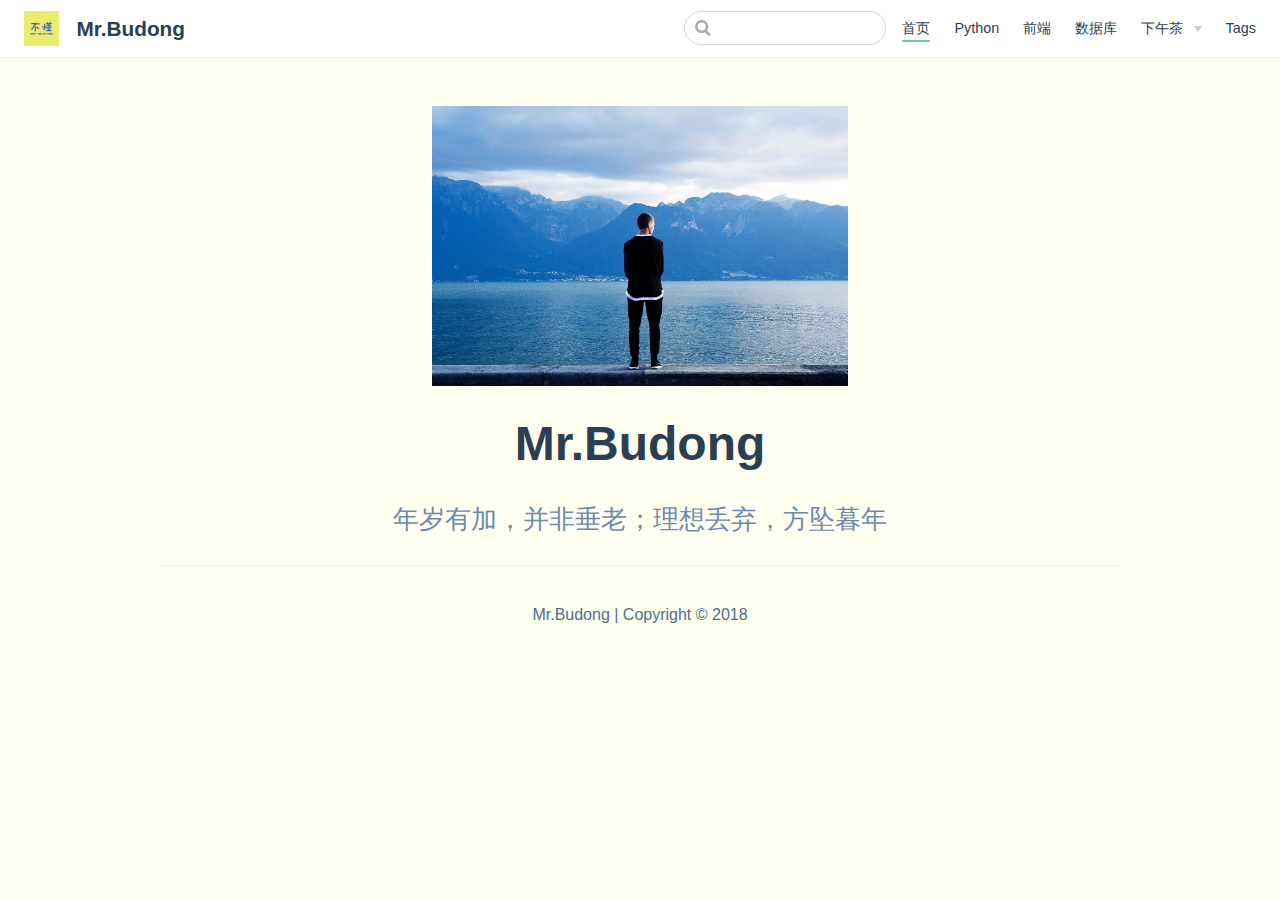
<file: index.html>
<!DOCTYPE html>
<html lang="en-US">
  <head>
    <meta charset="utf-8">
    <meta name="viewport" content="width=device-width,initial-scale=1">
    <title>Mr.Budong</title>
    <meta name="description" content="年岁有加，并非垂老；理想丢弃，方坠暮年">
    <link rel="icon" href="/images/icon.jpg">
    
    <link rel="preload" href="/assets/css/0.styles.a4437f59.css" as="style"><link rel="preload" href="/assets/js/app.4bd150c2.js" as="script"><link rel="preload" href="/assets/js/8.119d4fa7.js" as="script"><link rel="prefetch" href="/assets/js/10.43c398c5.js"><link rel="prefetch" href="/assets/js/11.912a04c5.js"><link rel="prefetch" href="/assets/js/12.c8405cfc.js"><link rel="prefetch" href="/assets/js/13.d5854900.js"><link rel="prefetch" href="/assets/js/14.ef1f2d42.js"><link rel="prefetch" href="/assets/js/15.c36444c8.js"><link rel="prefetch" href="/assets/js/16.673741c6.js"><link rel="prefetch" href="/assets/js/17.547b34ed.js"><link rel="prefetch" href="/assets/js/18.a21d7610.js"><link rel="prefetch" href="/assets/js/3.9aafe3d7.js"><link rel="prefetch" href="/assets/js/4.7ab719a0.js"><link rel="prefetch" href="/assets/js/5.e8ed756b.js"><link rel="prefetch" href="/assets/js/6.6c8a3b0f.js"><link rel="prefetch" href="/assets/js/7.2edbcf59.js"><link rel="prefetch" href="/assets/js/9.41efc355.js"><link rel="prefetch" href="/assets/js/vendors~docsearch.48dab20b.js">
    <link rel="stylesheet" href="/assets/css/0.styles.a4437f59.css">
  </head>
  <body>
    <div id="app" data-server-rendered="true"><div class="theme-container no-sidebar"><header class="navbar"><div class="sidebar-button"><svg xmlns="http://www.w3.org/2000/svg" aria-hidden="true" role="img" viewBox="0 0 448 512" class="icon"><path fill="currentColor" d="M436 124H12c-6.627 0-12-5.373-12-12V80c0-6.627 5.373-12 12-12h424c6.627 0 12 5.373 12 12v32c0 6.627-5.373 12-12 12zm0 160H12c-6.627 0-12-5.373-12-12v-32c0-6.627 5.373-12 12-12h424c6.627 0 12 5.373 12 12v32c0 6.627-5.373 12-12 12zm0 160H12c-6.627 0-12-5.373-12-12v-32c0-6.627 5.373-12 12-12h424c6.627 0 12 5.373 12 12v32c0 6.627-5.373 12-12 12z"></path></svg></div> <a href="/" class="home-link router-link-exact-active router-link-active"><img src="/images/icon.jpg" alt="Mr.Budong" class="logo"> <span class="site-name can-hide">Mr.Budong</span></a> <div class="links" style="max-width:nullpx;"><div class="search-box"><input aria-label="Search" autocomplete="off" spellcheck="false" value=""> <!----></div> <nav class="nav-links can-hide"><div class="nav-item"><a href="/" class="nav-link router-link-exact-active router-link-active">首页</a></div><div class="nav-item"><a href="/Python/Python.html" class="nav-link">Python</a></div><div class="nav-item"><a href="/Javascript/qianduan.html" class="nav-link">前端</a></div><div class="nav-item"><a href="/DB/DB.html" class="nav-link">数据库</a></div><div class="nav-item"><div class="dropdown-wrapper"><a class="dropdown-title"><span class="title">下午茶</span> <span class="arrow right"></span></a> <ul class="nav-dropdown" style="display:none;"><li class="dropdown-item"><!----> <a href="/Why/book.html" class="nav-link">影音书</a></li><li class="dropdown-item"><!----> <a href="/Why/think.html" class="nav-link">有感</a></li></ul></div></div><div class="nav-item"><a href="/tags/" class="nav-link">Tags</a></div> <!----></nav></div></header> <div class="sidebar-mask"></div> <div class="sidebar"><nav class="nav-links"><div class="nav-item"><a href="/" class="nav-link router-link-exact-active router-link-active">首页</a></div><div class="nav-item"><a href="/Python/Python.html" class="nav-link">Python</a></div><div class="nav-item"><a href="/Javascript/qianduan.html" class="nav-link">前端</a></div><div class="nav-item"><a href="/DB/DB.html" class="nav-link">数据库</a></div><div class="nav-item"><div class="dropdown-wrapper"><a class="dropdown-title"><span class="title">下午茶</span> <span class="arrow right"></span></a> <ul class="nav-dropdown" style="display:none;"><li class="dropdown-item"><!----> <a href="/Why/book.html" class="nav-link">影音书</a></li><li class="dropdown-item"><!----> <a href="/Why/think.html" class="nav-link">有感</a></li></ul></div></div><div class="nav-item"><a href="/tags/" class="nav-link">Tags</a></div> <!----></nav>  <ul class="sidebar-links"><li><div class="sidebar-group first"><p class="sidebar-heading open"><span>Home</span> <!----></p> <ul class="sidebar-group-items"></ul></div></li></ul> </div> <div class="home"><div class="hero"><img src="/images/logo.jpg" alt="hero"> <h1>Mr.Budong</h1> <p class="description">
      年岁有加，并非垂老；理想丢弃，方坠暮年
    </p> <!----></div> <!----> <div class="content custom"></div> <div class="footer">
    Mr.Budong | Copyright © 2018
  </div></div> <!----></div></div>
    <script src="/assets/js/8.119d4fa7.js" defer></script><script src="/assets/js/app.4bd150c2.js" defer></script>
  </body>
</html>
</file>
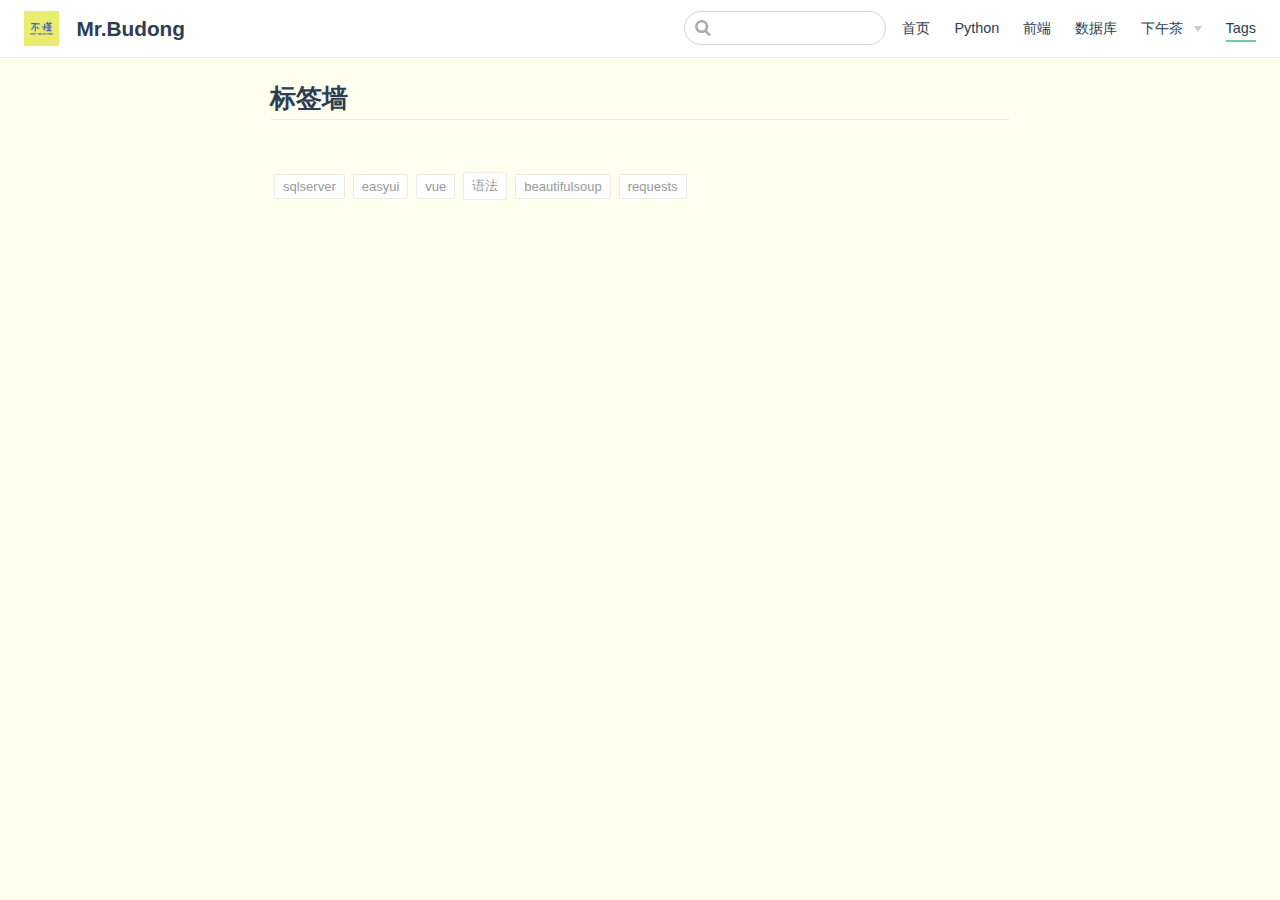
<file: tags/index.html>
<!DOCTYPE html>
<html lang="en-US">
  <head>
    <meta charset="utf-8">
    <meta name="viewport" content="width=device-width,initial-scale=1">
    <title>标签墙 | Mr.Budong</title>
    <meta name="description" content="我的个人网站">
    <link rel="icon" href="/images/icon.jpg">
    
    <link rel="preload" href="/assets/css/0.styles.a4437f59.css" as="style"><link rel="preload" href="/assets/js/app.4bd150c2.js" as="script"><link rel="preload" href="/assets/js/11.912a04c5.js" as="script"><link rel="prefetch" href="/assets/js/10.43c398c5.js"><link rel="prefetch" href="/assets/js/12.c8405cfc.js"><link rel="prefetch" href="/assets/js/13.d5854900.js"><link rel="prefetch" href="/assets/js/14.ef1f2d42.js"><link rel="prefetch" href="/assets/js/15.c36444c8.js"><link rel="prefetch" href="/assets/js/16.673741c6.js"><link rel="prefetch" href="/assets/js/17.547b34ed.js"><link rel="prefetch" href="/assets/js/18.a21d7610.js"><link rel="prefetch" href="/assets/js/3.9aafe3d7.js"><link rel="prefetch" href="/assets/js/4.7ab719a0.js"><link rel="prefetch" href="/assets/js/5.e8ed756b.js"><link rel="prefetch" href="/assets/js/6.6c8a3b0f.js"><link rel="prefetch" href="/assets/js/7.2edbcf59.js"><link rel="prefetch" href="/assets/js/8.119d4fa7.js"><link rel="prefetch" href="/assets/js/9.41efc355.js"><link rel="prefetch" href="/assets/js/vendors~docsearch.48dab20b.js">
    <link rel="stylesheet" href="/assets/css/0.styles.a4437f59.css">
  </head>
  <body>
    <div id="app" data-server-rendered="true"><div class="theme-container no-sidebar"><header class="navbar"><div class="sidebar-button"><svg xmlns="http://www.w3.org/2000/svg" aria-hidden="true" role="img" viewBox="0 0 448 512" class="icon"><path fill="currentColor" d="M436 124H12c-6.627 0-12-5.373-12-12V80c0-6.627 5.373-12 12-12h424c6.627 0 12 5.373 12 12v32c0 6.627-5.373 12-12 12zm0 160H12c-6.627 0-12-5.373-12-12v-32c0-6.627 5.373-12 12-12h424c6.627 0 12 5.373 12 12v32c0 6.627-5.373 12-12 12zm0 160H12c-6.627 0-12-5.373-12-12v-32c0-6.627 5.373-12 12-12h424c6.627 0 12 5.373 12 12v32c0 6.627-5.373 12-12 12z"></path></svg></div> <a href="/" class="home-link router-link-active"><img src="/images/icon.jpg" alt="Mr.Budong" class="logo"> <span class="site-name can-hide">Mr.Budong</span></a> <div class="links" style="max-width:nullpx;"><div class="search-box"><input aria-label="Search" autocomplete="off" spellcheck="false" value=""> <!----></div> <nav class="nav-links can-hide"><div class="nav-item"><a href="/" class="nav-link">首页</a></div><div class="nav-item"><a href="/Python/Python.html" class="nav-link">Python</a></div><div class="nav-item"><a href="/Javascript/qianduan.html" class="nav-link">前端</a></div><div class="nav-item"><a href="/DB/DB.html" class="nav-link">数据库</a></div><div class="nav-item"><div class="dropdown-wrapper"><a class="dropdown-title"><span class="title">下午茶</span> <span class="arrow right"></span></a> <ul class="nav-dropdown" style="display:none;"><li class="dropdown-item"><!----> <a href="/Why/book.html" class="nav-link">影音书</a></li><li class="dropdown-item"><!----> <a href="/Why/think.html" class="nav-link">有感</a></li></ul></div></div><div class="nav-item"><a href="/tags/" class="nav-link router-link-exact-active router-link-active">Tags</a></div> <!----></nav></div></header> <div class="sidebar-mask"></div> <div class="sidebar"><nav class="nav-links"><div class="nav-item"><a href="/" class="nav-link">首页</a></div><div class="nav-item"><a href="/Python/Python.html" class="nav-link">Python</a></div><div class="nav-item"><a href="/Javascript/qianduan.html" class="nav-link">前端</a></div><div class="nav-item"><a href="/DB/DB.html" class="nav-link">数据库</a></div><div class="nav-item"><div class="dropdown-wrapper"><a class="dropdown-title"><span class="title">下午茶</span> <span class="arrow right"></span></a> <ul class="nav-dropdown" style="display:none;"><li class="dropdown-item"><!----> <a href="/Why/book.html" class="nav-link">影音书</a></li><li class="dropdown-item"><!----> <a href="/Why/think.html" class="nav-link">有感</a></li></ul></div></div><div class="nav-item"><a href="/tags/" class="nav-link router-link-exact-active router-link-active">Tags</a></div> <!----></nav>  <ul class="sidebar-links"><li><div class="sidebar-group first"><p class="sidebar-heading open"><span>标签墙</span> <!----></p> <ul class="sidebar-group-items"><li><a href="/tags/#标签墙" class="sidebar-link">标签墙</a><ul class="sidebar-sub-headers"></ul></li></ul></div></li></ul> </div> <div class="page"> <div class="content"><h2 id="标签墙"><a href="#标签墙" aria-hidden="true" class="header-anchor">#</a> 标签墙</h2></div> <!----> <!----> <div class="tags-wrapper" data-v-536ea202><div class="tags" data-v-536ea202><span data-v-536ea202>sqlserver</span><span data-v-536ea202>easyui</span><span data-v-536ea202>vue</span><span data-v-536ea202>语法</span><span data-v-536ea202>beautifulsoup</span><span data-v-536ea202>requests</span></div> <div class="abstract-wrapper" data-v-d081f1d2 data-v-536ea202></div> <div class="pagation" style="display:none;" data-v-21e3f214 data-v-536ea202><div class="pagation-list" data-v-21e3f214><span class="jump" style="display:none;" data-v-21e3f214>上一页</span> <span class="jump" style="display:none;" data-v-21e3f214>1</span> <span class="ellipsis" style="display:none;" data-v-21e3f214>...</span>  <span class="ellipsis" style="display:none;" data-v-21e3f214>...</span> <span class="jump" style="display:none;" data-v-21e3f214>下一页</span> <span class="jumppoint" data-v-21e3f214>跳转到：</span> <span class="jumpinp" data-v-21e3f214><input type="text" value="" data-v-21e3f214></span> <span class="jump gobtn" data-v-21e3f214>GO</span></div></div></div> <div class="page-edit"><!----> <!----></div> <!----> </div> <!----></div></div>
    <script src="/assets/js/11.912a04c5.js" defer></script><script src="/assets/js/app.4bd150c2.js" defer></script>
  </body>
</html>
</file>
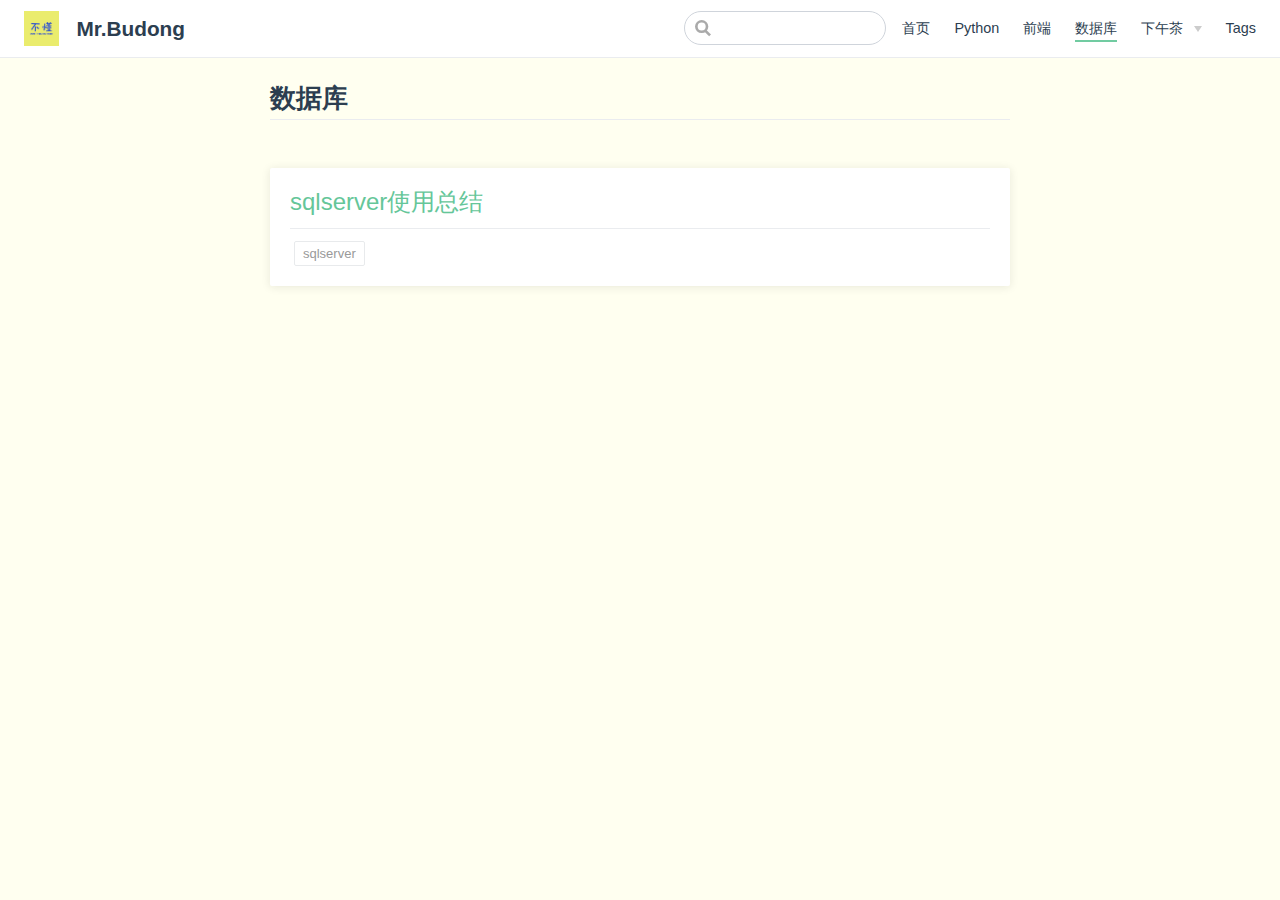
<file: DB/DB.html>
<!DOCTYPE html>
<html lang="en-US">
  <head>
    <meta charset="utf-8">
    <meta name="viewport" content="width=device-width,initial-scale=1">
    <title>数据库 | Mr.Budong</title>
    <meta name="description" content="我的个人网站">
    <link rel="icon" href="/images/icon.jpg">
    
    <link rel="preload" href="/assets/css/0.styles.a4437f59.css" as="style"><link rel="preload" href="/assets/js/app.4bd150c2.js" as="script"><link rel="preload" href="/assets/js/5.e8ed756b.js" as="script"><link rel="prefetch" href="/assets/js/10.43c398c5.js"><link rel="prefetch" href="/assets/js/11.912a04c5.js"><link rel="prefetch" href="/assets/js/12.c8405cfc.js"><link rel="prefetch" href="/assets/js/13.d5854900.js"><link rel="prefetch" href="/assets/js/14.ef1f2d42.js"><link rel="prefetch" href="/assets/js/15.c36444c8.js"><link rel="prefetch" href="/assets/js/16.673741c6.js"><link rel="prefetch" href="/assets/js/17.547b34ed.js"><link rel="prefetch" href="/assets/js/18.a21d7610.js"><link rel="prefetch" href="/assets/js/3.9aafe3d7.js"><link rel="prefetch" href="/assets/js/4.7ab719a0.js"><link rel="prefetch" href="/assets/js/6.6c8a3b0f.js"><link rel="prefetch" href="/assets/js/7.2edbcf59.js"><link rel="prefetch" href="/assets/js/8.119d4fa7.js"><link rel="prefetch" href="/assets/js/9.41efc355.js"><link rel="prefetch" href="/assets/js/vendors~docsearch.48dab20b.js">
    <link rel="stylesheet" href="/assets/css/0.styles.a4437f59.css">
  </head>
  <body>
    <div id="app" data-server-rendered="true"><div class="theme-container no-sidebar"><header class="navbar"><div class="sidebar-button"><svg xmlns="http://www.w3.org/2000/svg" aria-hidden="true" role="img" viewBox="0 0 448 512" class="icon"><path fill="currentColor" d="M436 124H12c-6.627 0-12-5.373-12-12V80c0-6.627 5.373-12 12-12h424c6.627 0 12 5.373 12 12v32c0 6.627-5.373 12-12 12zm0 160H12c-6.627 0-12-5.373-12-12v-32c0-6.627 5.373-12 12-12h424c6.627 0 12 5.373 12 12v32c0 6.627-5.373 12-12 12zm0 160H12c-6.627 0-12-5.373-12-12v-32c0-6.627 5.373-12 12-12h424c6.627 0 12 5.373 12 12v32c0 6.627-5.373 12-12 12z"></path></svg></div> <a href="/" class="home-link router-link-active"><img src="/images/icon.jpg" alt="Mr.Budong" class="logo"> <span class="site-name can-hide">Mr.Budong</span></a> <div class="links" style="max-width:nullpx;"><div class="search-box"><input aria-label="Search" autocomplete="off" spellcheck="false" value=""> <!----></div> <nav class="nav-links can-hide"><div class="nav-item"><a href="/" class="nav-link">首页</a></div><div class="nav-item"><a href="/Python/Python.html" class="nav-link">Python</a></div><div class="nav-item"><a href="/Javascript/qianduan.html" class="nav-link">前端</a></div><div class="nav-item"><a href="/DB/DB.html" class="nav-link router-link-exact-active router-link-active">数据库</a></div><div class="nav-item"><div class="dropdown-wrapper"><a class="dropdown-title"><span class="title">下午茶</span> <span class="arrow right"></span></a> <ul class="nav-dropdown" style="display:none;"><li class="dropdown-item"><!----> <a href="/Why/book.html" class="nav-link">影音书</a></li><li class="dropdown-item"><!----> <a href="/Why/think.html" class="nav-link">有感</a></li></ul></div></div><div class="nav-item"><a href="/tags/" class="nav-link">Tags</a></div> <!----></nav></div></header> <div class="sidebar-mask"></div> <div class="sidebar"><nav class="nav-links"><div class="nav-item"><a href="/" class="nav-link">首页</a></div><div class="nav-item"><a href="/Python/Python.html" class="nav-link">Python</a></div><div class="nav-item"><a href="/Javascript/qianduan.html" class="nav-link">前端</a></div><div class="nav-item"><a href="/DB/DB.html" class="nav-link router-link-exact-active router-link-active">数据库</a></div><div class="nav-item"><div class="dropdown-wrapper"><a class="dropdown-title"><span class="title">下午茶</span> <span class="arrow right"></span></a> <ul class="nav-dropdown" style="display:none;"><li class="dropdown-item"><!----> <a href="/Why/book.html" class="nav-link">影音书</a></li><li class="dropdown-item"><!----> <a href="/Why/think.html" class="nav-link">有感</a></li></ul></div></div><div class="nav-item"><a href="/tags/" class="nav-link">Tags</a></div> <!----></nav>  <ul class="sidebar-links"><li><div class="sidebar-group first"><p class="sidebar-heading open"><span>数据库</span> <!----></p> <ul class="sidebar-group-items"><li><a href="/DB/DB.html#数据库" class="sidebar-link">数据库</a><ul class="sidebar-sub-headers"></ul></li></ul></div></li></ul> </div> <div class="page"> <div class="content"><h2 id="数据库"><a href="#数据库" aria-hidden="true" class="header-anchor">#</a> 数据库</h2></div> <div class="categories-wrapper"><div class="abstract-wrapper" data-v-d081f1d2><div class="abstract-item" data-v-d081f1d2><div class="title" data-v-d081f1d2><a href="/views/DB/sqlserver%E4%BD%BF%E7%94%A8%E6%80%BB%E7%BB%93.html" data-v-d081f1d2>sqlserver使用总结</a></div> <div class="abstract" data-v-d081f1d2></div> <hr data-v-d081f1d2> <div class="tags" data-v-d081f1d2><span class="tag-item" data-v-d081f1d2>
        sqlserver
      </span></div></div></div> <div class="pagation" style="display:none;" data-v-21e3f214><div class="pagation-list" data-v-21e3f214><span class="jump" style="display:none;" data-v-21e3f214>上一页</span> <span class="jump" style="display:none;" data-v-21e3f214>1</span> <span class="ellipsis" style="display:none;" data-v-21e3f214>...</span> <span class="jump bgprimary" data-v-21e3f214>1</span> <span class="ellipsis" style="display:none;" data-v-21e3f214>...</span> <span class="jump" style="display:none;" data-v-21e3f214>下一页</span> <span class="jumppoint" data-v-21e3f214>跳转到：</span> <span class="jumpinp" data-v-21e3f214><input type="text" value="" data-v-21e3f214></span> <span class="jump gobtn" data-v-21e3f214>GO</span></div></div></div> <!----> <!----> <div class="page-edit"><!----> <!----></div> <!----> </div> <!----></div></div>
    <script src="/assets/js/5.e8ed756b.js" defer></script><script src="/assets/js/app.4bd150c2.js" defer></script>
  </body>
</html>
</file>
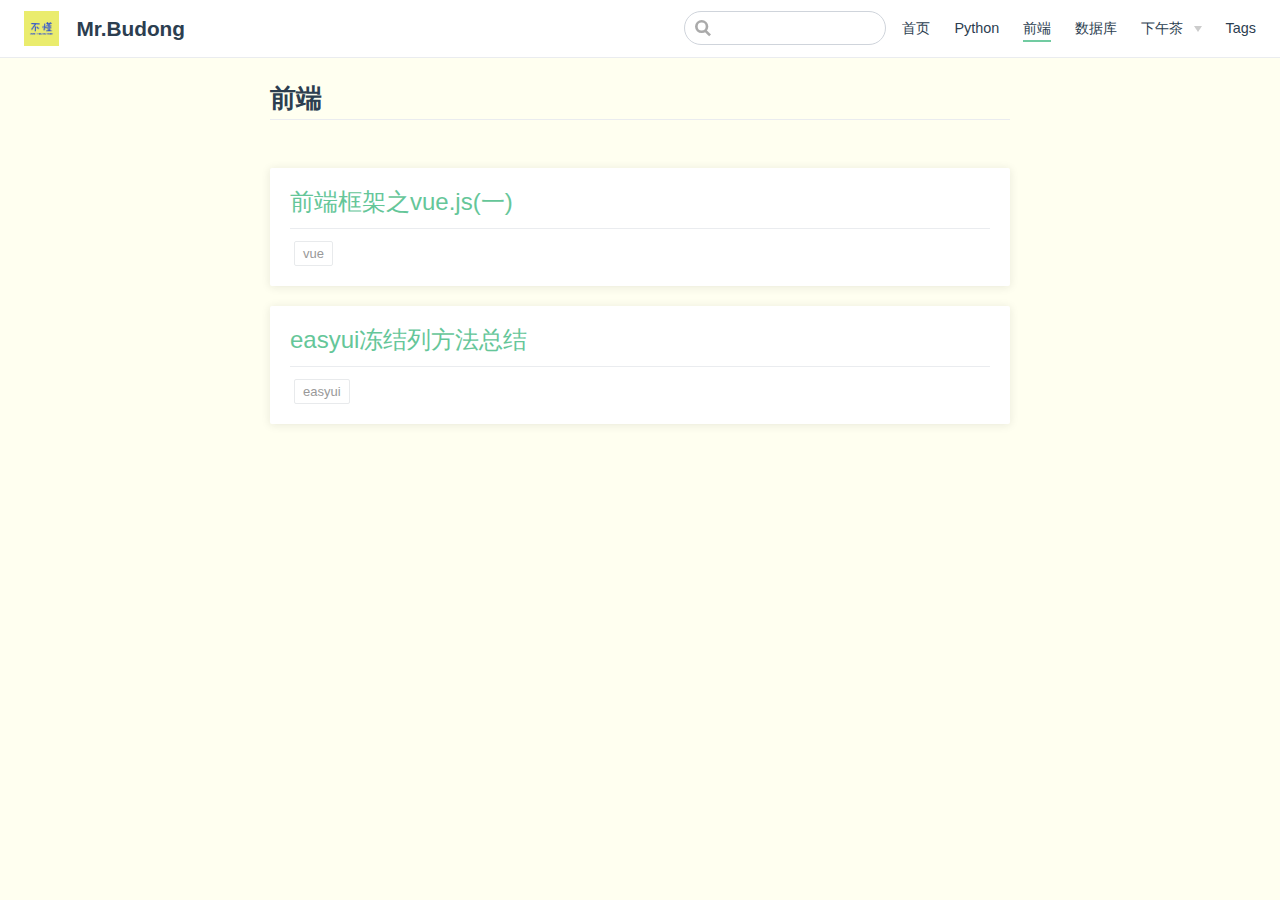
<file: Javascript/qianduan.html>
<!DOCTYPE html>
<html lang="en-US">
  <head>
    <meta charset="utf-8">
    <meta name="viewport" content="width=device-width,initial-scale=1">
    <title>前端 | Mr.Budong</title>
    <meta name="description" content="我的个人网站">
    <link rel="icon" href="/images/icon.jpg">
    
    <link rel="preload" href="/assets/css/0.styles.a4437f59.css" as="style"><link rel="preload" href="/assets/js/app.4bd150c2.js" as="script"><link rel="preload" href="/assets/js/6.6c8a3b0f.js" as="script"><link rel="prefetch" href="/assets/js/10.43c398c5.js"><link rel="prefetch" href="/assets/js/11.912a04c5.js"><link rel="prefetch" href="/assets/js/12.c8405cfc.js"><link rel="prefetch" href="/assets/js/13.d5854900.js"><link rel="prefetch" href="/assets/js/14.ef1f2d42.js"><link rel="prefetch" href="/assets/js/15.c36444c8.js"><link rel="prefetch" href="/assets/js/16.673741c6.js"><link rel="prefetch" href="/assets/js/17.547b34ed.js"><link rel="prefetch" href="/assets/js/18.a21d7610.js"><link rel="prefetch" href="/assets/js/3.9aafe3d7.js"><link rel="prefetch" href="/assets/js/4.7ab719a0.js"><link rel="prefetch" href="/assets/js/5.e8ed756b.js"><link rel="prefetch" href="/assets/js/7.2edbcf59.js"><link rel="prefetch" href="/assets/js/8.119d4fa7.js"><link rel="prefetch" href="/assets/js/9.41efc355.js"><link rel="prefetch" href="/assets/js/vendors~docsearch.48dab20b.js">
    <link rel="stylesheet" href="/assets/css/0.styles.a4437f59.css">
  </head>
  <body>
    <div id="app" data-server-rendered="true"><div class="theme-container no-sidebar"><header class="navbar"><div class="sidebar-button"><svg xmlns="http://www.w3.org/2000/svg" aria-hidden="true" role="img" viewBox="0 0 448 512" class="icon"><path fill="currentColor" d="M436 124H12c-6.627 0-12-5.373-12-12V80c0-6.627 5.373-12 12-12h424c6.627 0 12 5.373 12 12v32c0 6.627-5.373 12-12 12zm0 160H12c-6.627 0-12-5.373-12-12v-32c0-6.627 5.373-12 12-12h424c6.627 0 12 5.373 12 12v32c0 6.627-5.373 12-12 12zm0 160H12c-6.627 0-12-5.373-12-12v-32c0-6.627 5.373-12 12-12h424c6.627 0 12 5.373 12 12v32c0 6.627-5.373 12-12 12z"></path></svg></div> <a href="/" class="home-link router-link-active"><img src="/images/icon.jpg" alt="Mr.Budong" class="logo"> <span class="site-name can-hide">Mr.Budong</span></a> <div class="links" style="max-width:nullpx;"><div class="search-box"><input aria-label="Search" autocomplete="off" spellcheck="false" value=""> <!----></div> <nav class="nav-links can-hide"><div class="nav-item"><a href="/" class="nav-link">首页</a></div><div class="nav-item"><a href="/Python/Python.html" class="nav-link">Python</a></div><div class="nav-item"><a href="/Javascript/qianduan.html" class="nav-link router-link-exact-active router-link-active">前端</a></div><div class="nav-item"><a href="/DB/DB.html" class="nav-link">数据库</a></div><div class="nav-item"><div class="dropdown-wrapper"><a class="dropdown-title"><span class="title">下午茶</span> <span class="arrow right"></span></a> <ul class="nav-dropdown" style="display:none;"><li class="dropdown-item"><!----> <a href="/Why/book.html" class="nav-link">影音书</a></li><li class="dropdown-item"><!----> <a href="/Why/think.html" class="nav-link">有感</a></li></ul></div></div><div class="nav-item"><a href="/tags/" class="nav-link">Tags</a></div> <!----></nav></div></header> <div class="sidebar-mask"></div> <div class="sidebar"><nav class="nav-links"><div class="nav-item"><a href="/" class="nav-link">首页</a></div><div class="nav-item"><a href="/Python/Python.html" class="nav-link">Python</a></div><div class="nav-item"><a href="/Javascript/qianduan.html" class="nav-link router-link-exact-active router-link-active">前端</a></div><div class="nav-item"><a href="/DB/DB.html" class="nav-link">数据库</a></div><div class="nav-item"><div class="dropdown-wrapper"><a class="dropdown-title"><span class="title">下午茶</span> <span class="arrow right"></span></a> <ul class="nav-dropdown" style="display:none;"><li class="dropdown-item"><!----> <a href="/Why/book.html" class="nav-link">影音书</a></li><li class="dropdown-item"><!----> <a href="/Why/think.html" class="nav-link">有感</a></li></ul></div></div><div class="nav-item"><a href="/tags/" class="nav-link">Tags</a></div> <!----></nav>  <ul class="sidebar-links"><li><div class="sidebar-group first"><p class="sidebar-heading open"><span>前端</span> <!----></p> <ul class="sidebar-group-items"><li><a href="/Javascript/qianduan.html#前端" class="sidebar-link">前端</a><ul class="sidebar-sub-headers"></ul></li></ul></div></li></ul> </div> <div class="page"> <div class="content"><h2 id="前端"><a href="#前端" aria-hidden="true" class="header-anchor">#</a> 前端</h2></div> <div class="categories-wrapper"><div class="abstract-wrapper" data-v-d081f1d2><div class="abstract-item" data-v-d081f1d2><div class="title" data-v-d081f1d2><a href="/views/Javascript/%E5%89%8D%E7%AB%AF%E6%A1%86%E6%9E%B6%E4%B9%8Bvue.js(%E4%B8%80).html" data-v-d081f1d2>前端框架之vue.js(一)</a></div> <div class="abstract" data-v-d081f1d2></div> <hr data-v-d081f1d2> <div class="tags" data-v-d081f1d2><span class="tag-item" data-v-d081f1d2>
        vue
      </span></div></div><div class="abstract-item" data-v-d081f1d2><div class="title" data-v-d081f1d2><a href="/views/Javascript/easyui%E5%86%BB%E7%BB%93%E5%88%97%E6%96%B9%E6%B3%95.html" data-v-d081f1d2>easyui冻结列方法总结</a></div> <div class="abstract" data-v-d081f1d2></div> <hr data-v-d081f1d2> <div class="tags" data-v-d081f1d2><span class="tag-item" data-v-d081f1d2>
        easyui
      </span></div></div></div> <div class="pagation" style="display:none;" data-v-21e3f214><div class="pagation-list" data-v-21e3f214><span class="jump" style="display:none;" data-v-21e3f214>上一页</span> <span class="jump" style="display:none;" data-v-21e3f214>1</span> <span class="ellipsis" style="display:none;" data-v-21e3f214>...</span> <span class="jump bgprimary" data-v-21e3f214>1</span> <span class="ellipsis" style="display:none;" data-v-21e3f214>...</span> <span class="jump" style="display:none;" data-v-21e3f214>下一页</span> <span class="jumppoint" data-v-21e3f214>跳转到：</span> <span class="jumpinp" data-v-21e3f214><input type="text" value="" data-v-21e3f214></span> <span class="jump gobtn" data-v-21e3f214>GO</span></div></div></div> <!----> <!----> <div class="page-edit"><!----> <!----></div> <!----> </div> <!----></div></div>
    <script src="/assets/js/6.6c8a3b0f.js" defer></script><script src="/assets/js/app.4bd150c2.js" defer></script>
  </body>
</html>
</file>
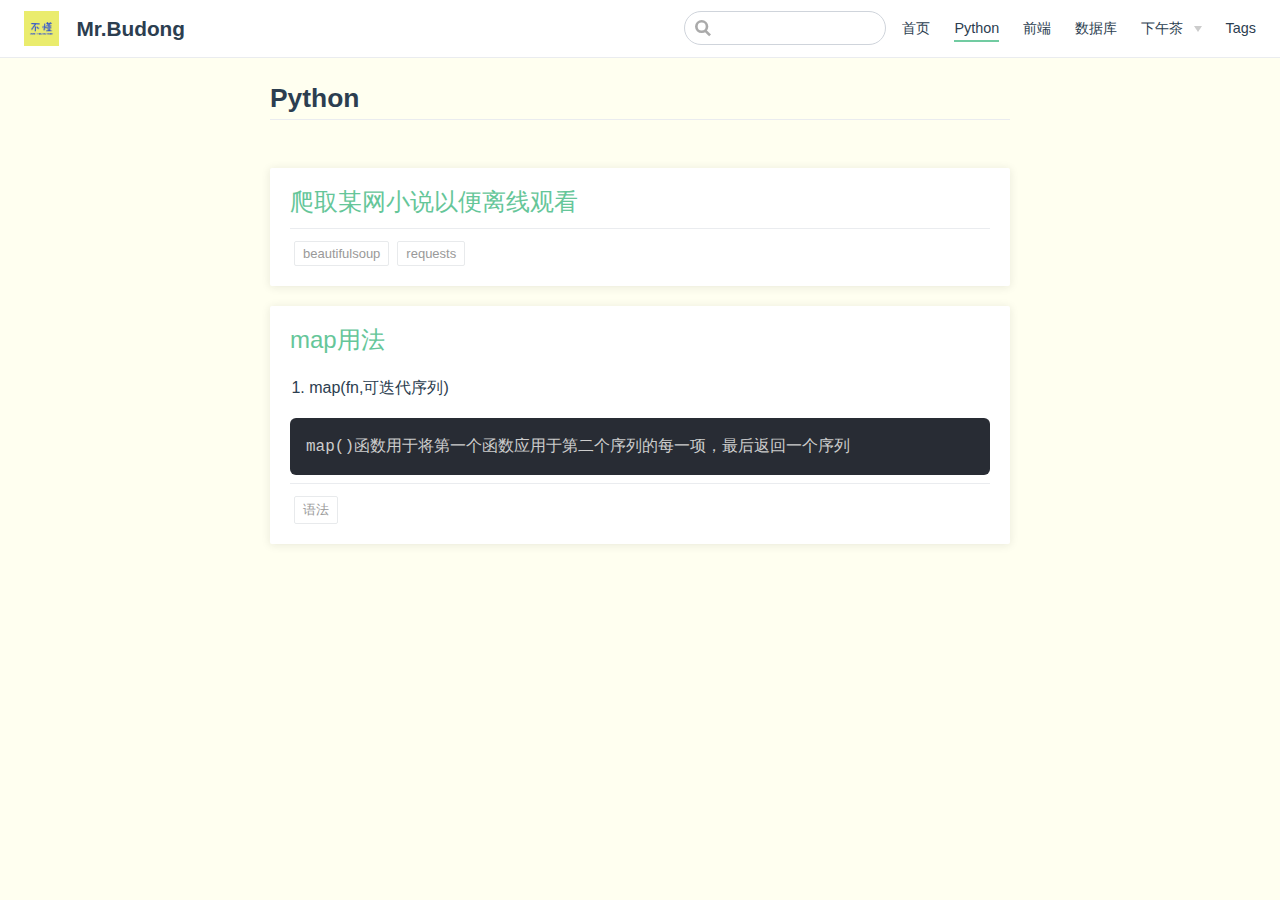
<file: Python/Python.html>
<!DOCTYPE html>
<html lang="en-US">
  <head>
    <meta charset="utf-8">
    <meta name="viewport" content="width=device-width,initial-scale=1">
    <title>Python | Mr.Budong</title>
    <meta name="description" content="我的个人网站">
    <link rel="icon" href="/images/icon.jpg">
    
    <link rel="preload" href="/assets/css/0.styles.a4437f59.css" as="style"><link rel="preload" href="/assets/js/app.4bd150c2.js" as="script"><link rel="preload" href="/assets/js/7.2edbcf59.js" as="script"><link rel="prefetch" href="/assets/js/10.43c398c5.js"><link rel="prefetch" href="/assets/js/11.912a04c5.js"><link rel="prefetch" href="/assets/js/12.c8405cfc.js"><link rel="prefetch" href="/assets/js/13.d5854900.js"><link rel="prefetch" href="/assets/js/14.ef1f2d42.js"><link rel="prefetch" href="/assets/js/15.c36444c8.js"><link rel="prefetch" href="/assets/js/16.673741c6.js"><link rel="prefetch" href="/assets/js/17.547b34ed.js"><link rel="prefetch" href="/assets/js/18.a21d7610.js"><link rel="prefetch" href="/assets/js/3.9aafe3d7.js"><link rel="prefetch" href="/assets/js/4.7ab719a0.js"><link rel="prefetch" href="/assets/js/5.e8ed756b.js"><link rel="prefetch" href="/assets/js/6.6c8a3b0f.js"><link rel="prefetch" href="/assets/js/8.119d4fa7.js"><link rel="prefetch" href="/assets/js/9.41efc355.js"><link rel="prefetch" href="/assets/js/vendors~docsearch.48dab20b.js">
    <link rel="stylesheet" href="/assets/css/0.styles.a4437f59.css">
  </head>
  <body>
    <div id="app" data-server-rendered="true"><div class="theme-container no-sidebar"><header class="navbar"><div class="sidebar-button"><svg xmlns="http://www.w3.org/2000/svg" aria-hidden="true" role="img" viewBox="0 0 448 512" class="icon"><path fill="currentColor" d="M436 124H12c-6.627 0-12-5.373-12-12V80c0-6.627 5.373-12 12-12h424c6.627 0 12 5.373 12 12v32c0 6.627-5.373 12-12 12zm0 160H12c-6.627 0-12-5.373-12-12v-32c0-6.627 5.373-12 12-12h424c6.627 0 12 5.373 12 12v32c0 6.627-5.373 12-12 12zm0 160H12c-6.627 0-12-5.373-12-12v-32c0-6.627 5.373-12 12-12h424c6.627 0 12 5.373 12 12v32c0 6.627-5.373 12-12 12z"></path></svg></div> <a href="/" class="home-link router-link-active"><img src="/images/icon.jpg" alt="Mr.Budong" class="logo"> <span class="site-name can-hide">Mr.Budong</span></a> <div class="links" style="max-width:nullpx;"><div class="search-box"><input aria-label="Search" autocomplete="off" spellcheck="false" value=""> <!----></div> <nav class="nav-links can-hide"><div class="nav-item"><a href="/" class="nav-link">首页</a></div><div class="nav-item"><a href="/Python/Python.html" class="nav-link router-link-exact-active router-link-active">Python</a></div><div class="nav-item"><a href="/Javascript/qianduan.html" class="nav-link">前端</a></div><div class="nav-item"><a href="/DB/DB.html" class="nav-link">数据库</a></div><div class="nav-item"><div class="dropdown-wrapper"><a class="dropdown-title"><span class="title">下午茶</span> <span class="arrow right"></span></a> <ul class="nav-dropdown" style="display:none;"><li class="dropdown-item"><!----> <a href="/Why/book.html" class="nav-link">影音书</a></li><li class="dropdown-item"><!----> <a href="/Why/think.html" class="nav-link">有感</a></li></ul></div></div><div class="nav-item"><a href="/tags/" class="nav-link">Tags</a></div> <!----></nav></div></header> <div class="sidebar-mask"></div> <div class="sidebar"><nav class="nav-links"><div class="nav-item"><a href="/" class="nav-link">首页</a></div><div class="nav-item"><a href="/Python/Python.html" class="nav-link router-link-exact-active router-link-active">Python</a></div><div class="nav-item"><a href="/Javascript/qianduan.html" class="nav-link">前端</a></div><div class="nav-item"><a href="/DB/DB.html" class="nav-link">数据库</a></div><div class="nav-item"><div class="dropdown-wrapper"><a class="dropdown-title"><span class="title">下午茶</span> <span class="arrow right"></span></a> <ul class="nav-dropdown" style="display:none;"><li class="dropdown-item"><!----> <a href="/Why/book.html" class="nav-link">影音书</a></li><li class="dropdown-item"><!----> <a href="/Why/think.html" class="nav-link">有感</a></li></ul></div></div><div class="nav-item"><a href="/tags/" class="nav-link">Tags</a></div> <!----></nav>  <ul class="sidebar-links"><li><div class="sidebar-group first"><p class="sidebar-heading open"><span>Python</span> <!----></p> <ul class="sidebar-group-items"><li><a href="/Python/Python.html#python" class="sidebar-link">Python</a><ul class="sidebar-sub-headers"></ul></li></ul></div></li></ul> </div> <div class="page"> <div class="content"><h2 id="python"><a href="#python" aria-hidden="true" class="header-anchor">#</a> Python</h2></div> <div class="categories-wrapper"><div class="abstract-wrapper" data-v-d081f1d2><div class="abstract-item" data-v-d081f1d2><div class="title" data-v-d081f1d2><a href="/views/Python/%E7%88%AC%E5%8F%96%E6%9F%90%E7%BD%91%E5%B0%8F%E8%AF%B4%E4%BB%A5%E4%BE%BF%E7%A6%BB%E7%BA%BF%E8%A7%82%E7%9C%8B.html" data-v-d081f1d2>爬取某网小说以便离线观看</a></div> <div class="abstract" data-v-d081f1d2></div> <hr data-v-d081f1d2> <div class="tags" data-v-d081f1d2><span class="tag-item" data-v-d081f1d2>
        beautifulsoup
      </span><span class="tag-item" data-v-d081f1d2>
        requests
      </span></div></div><div class="abstract-item" data-v-d081f1d2><div class="title" data-v-d081f1d2><a href="/views/Python/map%E7%94%A8%E6%B3%95.html" data-v-d081f1d2>map用法</a></div> <div class="abstract" data-v-d081f1d2><ol>
<li>map(fn,可迭代序列)</li>
</ol>
<!--beforebegin--><div class="language- extra-class"><!--afterbegin--><pre v-pre class="language-text"><code>map()函数用于将第一个函数应用于第二个序列的每一项，最后返回一个序列
</code></pre>
<!--beforeend--></div><!--afterend--></div> <hr data-v-d081f1d2> <div class="tags" data-v-d081f1d2><span class="tag-item" data-v-d081f1d2>
        语法
      </span></div></div></div> <div class="pagation" style="display:none;" data-v-21e3f214><div class="pagation-list" data-v-21e3f214><span class="jump" style="display:none;" data-v-21e3f214>上一页</span> <span class="jump" style="display:none;" data-v-21e3f214>1</span> <span class="ellipsis" style="display:none;" data-v-21e3f214>...</span> <span class="jump bgprimary" data-v-21e3f214>1</span> <span class="ellipsis" style="display:none;" data-v-21e3f214>...</span> <span class="jump" style="display:none;" data-v-21e3f214>下一页</span> <span class="jumppoint" data-v-21e3f214>跳转到：</span> <span class="jumpinp" data-v-21e3f214><input type="text" value="" data-v-21e3f214></span> <span class="jump gobtn" data-v-21e3f214>GO</span></div></div></div> <!----> <!----> <div class="page-edit"><!----> <!----></div> <!----> </div> <!----></div></div>
    <script src="/assets/js/7.2edbcf59.js" defer></script><script src="/assets/js/app.4bd150c2.js" defer></script>
  </body>
</html>
</file>
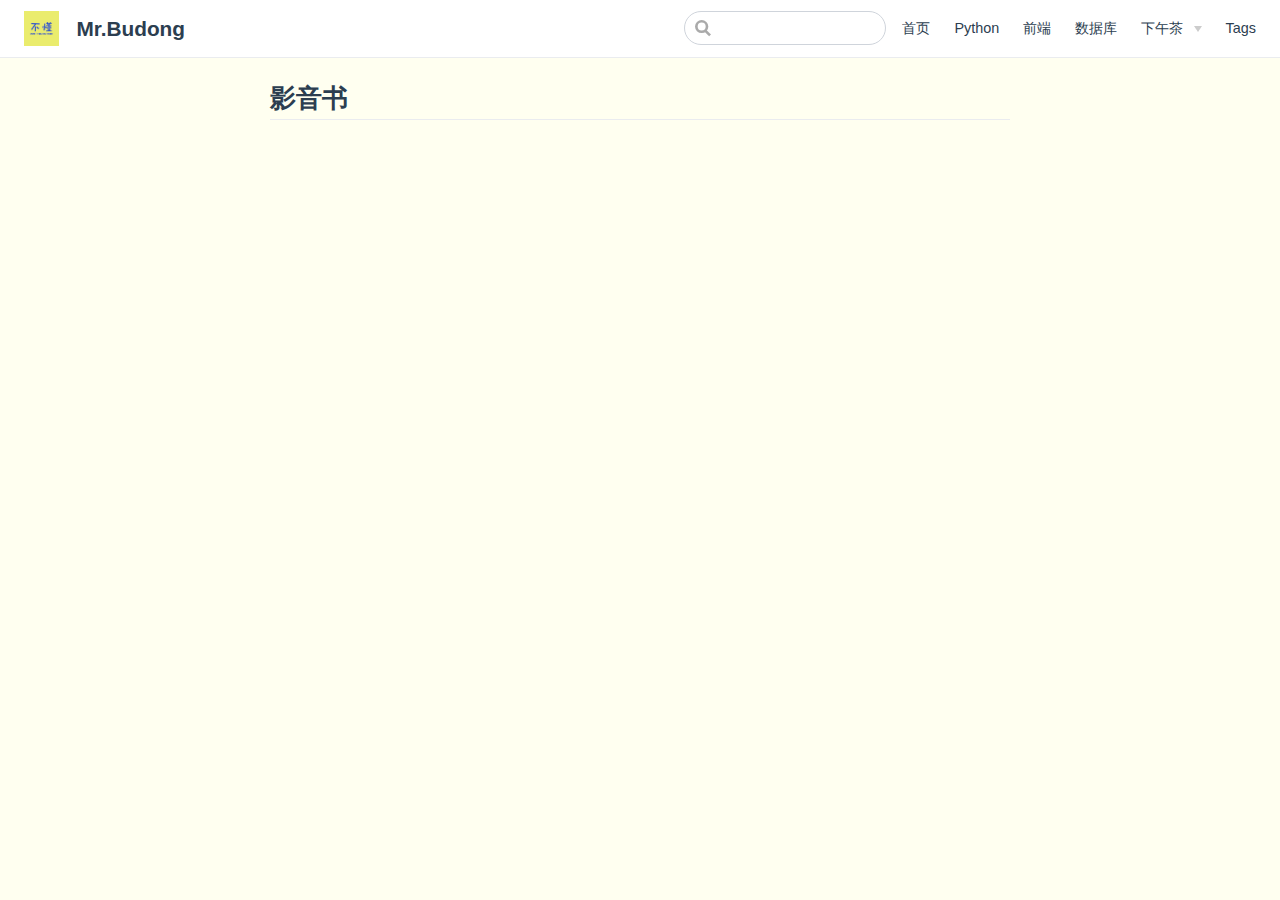
<file: Why/book.html>
<!DOCTYPE html>
<html lang="en-US">
  <head>
    <meta charset="utf-8">
    <meta name="viewport" content="width=device-width,initial-scale=1">
    <title>book | Mr.Budong</title>
    <meta name="description" content="我的个人网站">
    <link rel="icon" href="/images/icon.jpg">
    
    <link rel="preload" href="/assets/css/0.styles.a4437f59.css" as="style"><link rel="preload" href="/assets/js/app.4bd150c2.js" as="script"><link rel="preload" href="/assets/js/9.41efc355.js" as="script"><link rel="prefetch" href="/assets/js/10.43c398c5.js"><link rel="prefetch" href="/assets/js/11.912a04c5.js"><link rel="prefetch" href="/assets/js/12.c8405cfc.js"><link rel="prefetch" href="/assets/js/13.d5854900.js"><link rel="prefetch" href="/assets/js/14.ef1f2d42.js"><link rel="prefetch" href="/assets/js/15.c36444c8.js"><link rel="prefetch" href="/assets/js/16.673741c6.js"><link rel="prefetch" href="/assets/js/17.547b34ed.js"><link rel="prefetch" href="/assets/js/18.a21d7610.js"><link rel="prefetch" href="/assets/js/3.9aafe3d7.js"><link rel="prefetch" href="/assets/js/4.7ab719a0.js"><link rel="prefetch" href="/assets/js/5.e8ed756b.js"><link rel="prefetch" href="/assets/js/6.6c8a3b0f.js"><link rel="prefetch" href="/assets/js/7.2edbcf59.js"><link rel="prefetch" href="/assets/js/8.119d4fa7.js"><link rel="prefetch" href="/assets/js/vendors~docsearch.48dab20b.js">
    <link rel="stylesheet" href="/assets/css/0.styles.a4437f59.css">
  </head>
  <body>
    <div id="app" data-server-rendered="true"><div class="theme-container no-sidebar"><header class="navbar"><div class="sidebar-button"><svg xmlns="http://www.w3.org/2000/svg" aria-hidden="true" role="img" viewBox="0 0 448 512" class="icon"><path fill="currentColor" d="M436 124H12c-6.627 0-12-5.373-12-12V80c0-6.627 5.373-12 12-12h424c6.627 0 12 5.373 12 12v32c0 6.627-5.373 12-12 12zm0 160H12c-6.627 0-12-5.373-12-12v-32c0-6.627 5.373-12 12-12h424c6.627 0 12 5.373 12 12v32c0 6.627-5.373 12-12 12zm0 160H12c-6.627 0-12-5.373-12-12v-32c0-6.627 5.373-12 12-12h424c6.627 0 12 5.373 12 12v32c0 6.627-5.373 12-12 12z"></path></svg></div> <a href="/" class="home-link router-link-active"><img src="/images/icon.jpg" alt="Mr.Budong" class="logo"> <span class="site-name can-hide">Mr.Budong</span></a> <div class="links" style="max-width:nullpx;"><div class="search-box"><input aria-label="Search" autocomplete="off" spellcheck="false" value=""> <!----></div> <nav class="nav-links can-hide"><div class="nav-item"><a href="/" class="nav-link">首页</a></div><div class="nav-item"><a href="/Python/Python.html" class="nav-link">Python</a></div><div class="nav-item"><a href="/Javascript/qianduan.html" class="nav-link">前端</a></div><div class="nav-item"><a href="/DB/DB.html" class="nav-link">数据库</a></div><div class="nav-item"><div class="dropdown-wrapper"><a class="dropdown-title"><span class="title">下午茶</span> <span class="arrow right"></span></a> <ul class="nav-dropdown" style="display:none;"><li class="dropdown-item"><!----> <a href="/Why/book.html" class="nav-link router-link-exact-active router-link-active">影音书</a></li><li class="dropdown-item"><!----> <a href="/Why/think.html" class="nav-link">有感</a></li></ul></div></div><div class="nav-item"><a href="/tags/" class="nav-link">Tags</a></div> <!----></nav></div></header> <div class="sidebar-mask"></div> <div class="sidebar"><nav class="nav-links"><div class="nav-item"><a href="/" class="nav-link">首页</a></div><div class="nav-item"><a href="/Python/Python.html" class="nav-link">Python</a></div><div class="nav-item"><a href="/Javascript/qianduan.html" class="nav-link">前端</a></div><div class="nav-item"><a href="/DB/DB.html" class="nav-link">数据库</a></div><div class="nav-item"><div class="dropdown-wrapper"><a class="dropdown-title"><span class="title">下午茶</span> <span class="arrow right"></span></a> <ul class="nav-dropdown" style="display:none;"><li class="dropdown-item"><!----> <a href="/Why/book.html" class="nav-link router-link-exact-active router-link-active">影音书</a></li><li class="dropdown-item"><!----> <a href="/Why/think.html" class="nav-link">有感</a></li></ul></div></div><div class="nav-item"><a href="/tags/" class="nav-link">Tags</a></div> <!----></nav>  <ul class="sidebar-links"><li><div class="sidebar-group first"><p class="sidebar-heading open"><span>book</span> <!----></p> <ul class="sidebar-group-items"><li><a href="/Why/book.html#影音书" class="sidebar-link">影音书</a><ul class="sidebar-sub-headers"></ul></li></ul></div></li></ul> </div> <div class="page"> <div class="content"><h2 id="影音书"><a href="#影音书" aria-hidden="true" class="header-anchor">#</a> 影音书</h2></div> <div class="categories-wrapper"><div class="abstract-wrapper" data-v-d081f1d2></div> <div class="pagation" style="display:none;" data-v-21e3f214><div class="pagation-list" data-v-21e3f214><span class="jump" style="display:none;" data-v-21e3f214>上一页</span> <span class="jump" style="display:none;" data-v-21e3f214>1</span> <span class="ellipsis" style="display:none;" data-v-21e3f214>...</span>  <span class="ellipsis" style="display:none;" data-v-21e3f214>...</span> <span class="jump" style="display:none;" data-v-21e3f214>下一页</span> <span class="jumppoint" data-v-21e3f214>跳转到：</span> <span class="jumpinp" data-v-21e3f214><input type="text" value="" data-v-21e3f214></span> <span class="jump gobtn" data-v-21e3f214>GO</span></div></div></div> <!----> <!----> <div class="page-edit"><!----> <!----></div> <!----> </div> <!----></div></div>
    <script src="/assets/js/9.41efc355.js" defer></script><script src="/assets/js/app.4bd150c2.js" defer></script>
  </body>
</html>
</file>
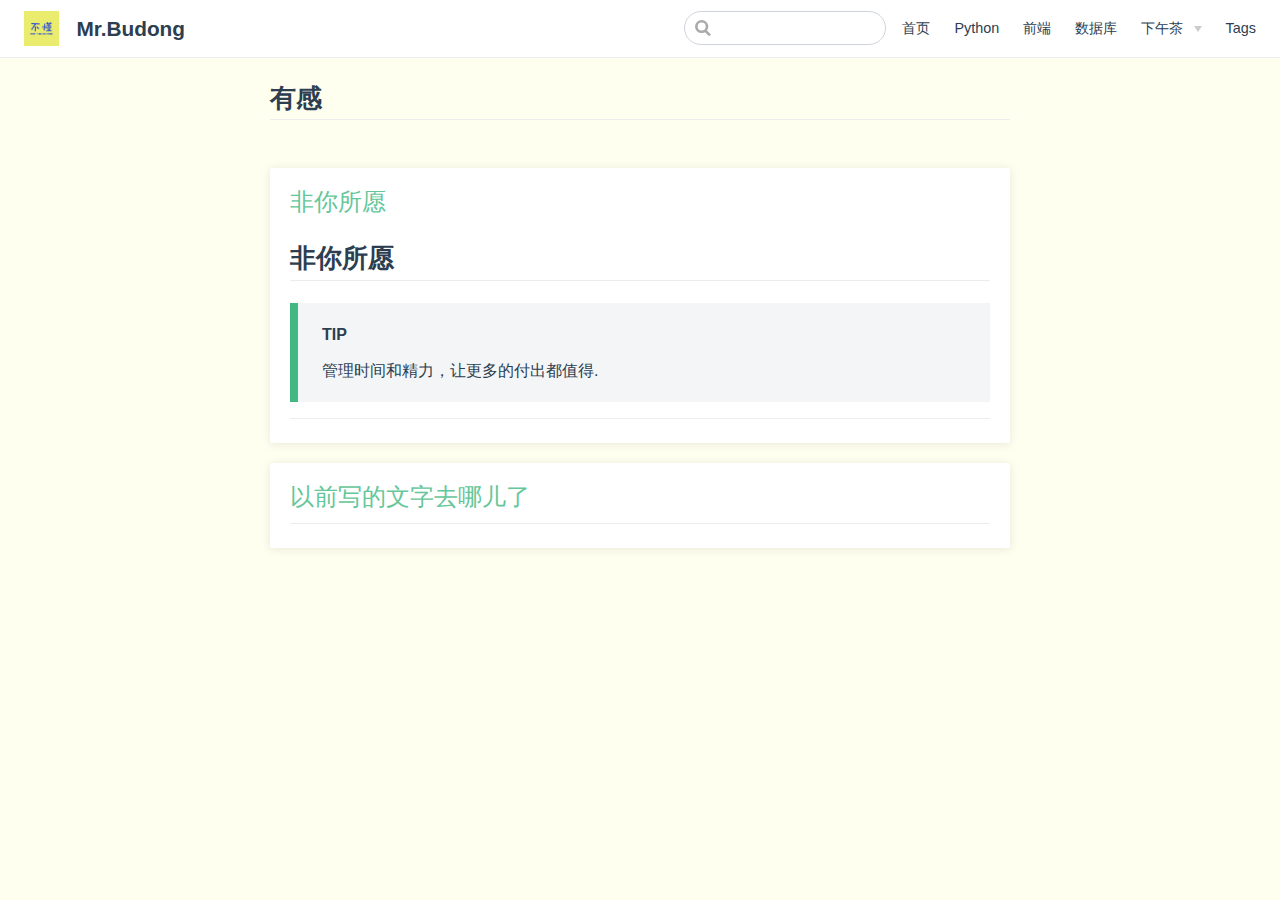
<file: Why/think.html>
<!DOCTYPE html>
<html lang="en-US">
  <head>
    <meta charset="utf-8">
    <meta name="viewport" content="width=device-width,initial-scale=1">
    <title>think | Mr.Budong</title>
    <meta name="description" content="我的个人网站">
    <link rel="icon" href="/images/icon.jpg">
    
    <link rel="preload" href="/assets/css/0.styles.a4437f59.css" as="style"><link rel="preload" href="/assets/js/app.4bd150c2.js" as="script"><link rel="preload" href="/assets/js/10.43c398c5.js" as="script"><link rel="prefetch" href="/assets/js/11.912a04c5.js"><link rel="prefetch" href="/assets/js/12.c8405cfc.js"><link rel="prefetch" href="/assets/js/13.d5854900.js"><link rel="prefetch" href="/assets/js/14.ef1f2d42.js"><link rel="prefetch" href="/assets/js/15.c36444c8.js"><link rel="prefetch" href="/assets/js/16.673741c6.js"><link rel="prefetch" href="/assets/js/17.547b34ed.js"><link rel="prefetch" href="/assets/js/18.a21d7610.js"><link rel="prefetch" href="/assets/js/3.9aafe3d7.js"><link rel="prefetch" href="/assets/js/4.7ab719a0.js"><link rel="prefetch" href="/assets/js/5.e8ed756b.js"><link rel="prefetch" href="/assets/js/6.6c8a3b0f.js"><link rel="prefetch" href="/assets/js/7.2edbcf59.js"><link rel="prefetch" href="/assets/js/8.119d4fa7.js"><link rel="prefetch" href="/assets/js/9.41efc355.js"><link rel="prefetch" href="/assets/js/vendors~docsearch.48dab20b.js">
    <link rel="stylesheet" href="/assets/css/0.styles.a4437f59.css">
  </head>
  <body>
    <div id="app" data-server-rendered="true"><div class="theme-container no-sidebar"><header class="navbar"><div class="sidebar-button"><svg xmlns="http://www.w3.org/2000/svg" aria-hidden="true" role="img" viewBox="0 0 448 512" class="icon"><path fill="currentColor" d="M436 124H12c-6.627 0-12-5.373-12-12V80c0-6.627 5.373-12 12-12h424c6.627 0 12 5.373 12 12v32c0 6.627-5.373 12-12 12zm0 160H12c-6.627 0-12-5.373-12-12v-32c0-6.627 5.373-12 12-12h424c6.627 0 12 5.373 12 12v32c0 6.627-5.373 12-12 12zm0 160H12c-6.627 0-12-5.373-12-12v-32c0-6.627 5.373-12 12-12h424c6.627 0 12 5.373 12 12v32c0 6.627-5.373 12-12 12z"></path></svg></div> <a href="/" class="home-link router-link-active"><img src="/images/icon.jpg" alt="Mr.Budong" class="logo"> <span class="site-name can-hide">Mr.Budong</span></a> <div class="links" style="max-width:nullpx;"><div class="search-box"><input aria-label="Search" autocomplete="off" spellcheck="false" value=""> <!----></div> <nav class="nav-links can-hide"><div class="nav-item"><a href="/" class="nav-link">首页</a></div><div class="nav-item"><a href="/Python/Python.html" class="nav-link">Python</a></div><div class="nav-item"><a href="/Javascript/qianduan.html" class="nav-link">前端</a></div><div class="nav-item"><a href="/DB/DB.html" class="nav-link">数据库</a></div><div class="nav-item"><div class="dropdown-wrapper"><a class="dropdown-title"><span class="title">下午茶</span> <span class="arrow right"></span></a> <ul class="nav-dropdown" style="display:none;"><li class="dropdown-item"><!----> <a href="/Why/book.html" class="nav-link">影音书</a></li><li class="dropdown-item"><!----> <a href="/Why/think.html" class="nav-link router-link-exact-active router-link-active">有感</a></li></ul></div></div><div class="nav-item"><a href="/tags/" class="nav-link">Tags</a></div> <!----></nav></div></header> <div class="sidebar-mask"></div> <div class="sidebar"><nav class="nav-links"><div class="nav-item"><a href="/" class="nav-link">首页</a></div><div class="nav-item"><a href="/Python/Python.html" class="nav-link">Python</a></div><div class="nav-item"><a href="/Javascript/qianduan.html" class="nav-link">前端</a></div><div class="nav-item"><a href="/DB/DB.html" class="nav-link">数据库</a></div><div class="nav-item"><div class="dropdown-wrapper"><a class="dropdown-title"><span class="title">下午茶</span> <span class="arrow right"></span></a> <ul class="nav-dropdown" style="display:none;"><li class="dropdown-item"><!----> <a href="/Why/book.html" class="nav-link">影音书</a></li><li class="dropdown-item"><!----> <a href="/Why/think.html" class="nav-link router-link-exact-active router-link-active">有感</a></li></ul></div></div><div class="nav-item"><a href="/tags/" class="nav-link">Tags</a></div> <!----></nav>  <ul class="sidebar-links"><li><div class="sidebar-group first"><p class="sidebar-heading open"><span>think</span> <!----></p> <ul class="sidebar-group-items"><li><a href="/Why/think.html#有感" class="sidebar-link">有感</a><ul class="sidebar-sub-headers"></ul></li></ul></div></li></ul> </div> <div class="page"> <div class="content"><h2 id="有感"><a href="#有感" aria-hidden="true" class="header-anchor">#</a> 有感</h2></div> <div class="categories-wrapper"><div class="abstract-wrapper" data-v-d081f1d2><div class="abstract-item" data-v-d081f1d2><div class="title" data-v-d081f1d2><a href="/views/Why/think/%E9%9D%9E%E4%BD%A0%E6%89%80%E6%84%BF.html" data-v-d081f1d2>非你所愿</a></div> <div class="abstract" data-v-d081f1d2><h2 id="非你所愿"><a class="header-anchor" href="#非你所愿" aria-hidden="true">#</a> 非你所愿</h2>
<div class="tip custom-block"><p class="custom-block-title">TIP</p>
<p>管理时间和精力，让更多的付出都值得.</p>
</div>
</div> <hr data-v-d081f1d2> <div class="tags" data-v-d081f1d2></div></div><div class="abstract-item" data-v-d081f1d2><div class="title" data-v-d081f1d2><a href="/views/Why/think/%E4%BB%A5%E5%89%8D%E5%86%99%E7%9A%84%E6%96%87%E5%AD%97%E5%8E%BB%E5%93%AA%E5%84%BF%E4%BA%86.html" data-v-d081f1d2>以前写的文字去哪儿了</a></div> <div class="abstract" data-v-d081f1d2></div> <hr data-v-d081f1d2> <div class="tags" data-v-d081f1d2></div></div></div> <div class="pagation" style="display:none;" data-v-21e3f214><div class="pagation-list" data-v-21e3f214><span class="jump" style="display:none;" data-v-21e3f214>上一页</span> <span class="jump" style="display:none;" data-v-21e3f214>1</span> <span class="ellipsis" style="display:none;" data-v-21e3f214>...</span> <span class="jump bgprimary" data-v-21e3f214>1</span> <span class="ellipsis" style="display:none;" data-v-21e3f214>...</span> <span class="jump" style="display:none;" data-v-21e3f214>下一页</span> <span class="jumppoint" data-v-21e3f214>跳转到：</span> <span class="jumpinp" data-v-21e3f214><input type="text" value="" data-v-21e3f214></span> <span class="jump gobtn" data-v-21e3f214>GO</span></div></div></div> <!----> <!----> <div class="page-edit"><!----> <!----></div> <!----> </div> <!----></div></div>
    <script src="/assets/js/10.43c398c5.js" defer></script><script src="/assets/js/app.4bd150c2.js" defer></script>
  </body>
</html>
</file>
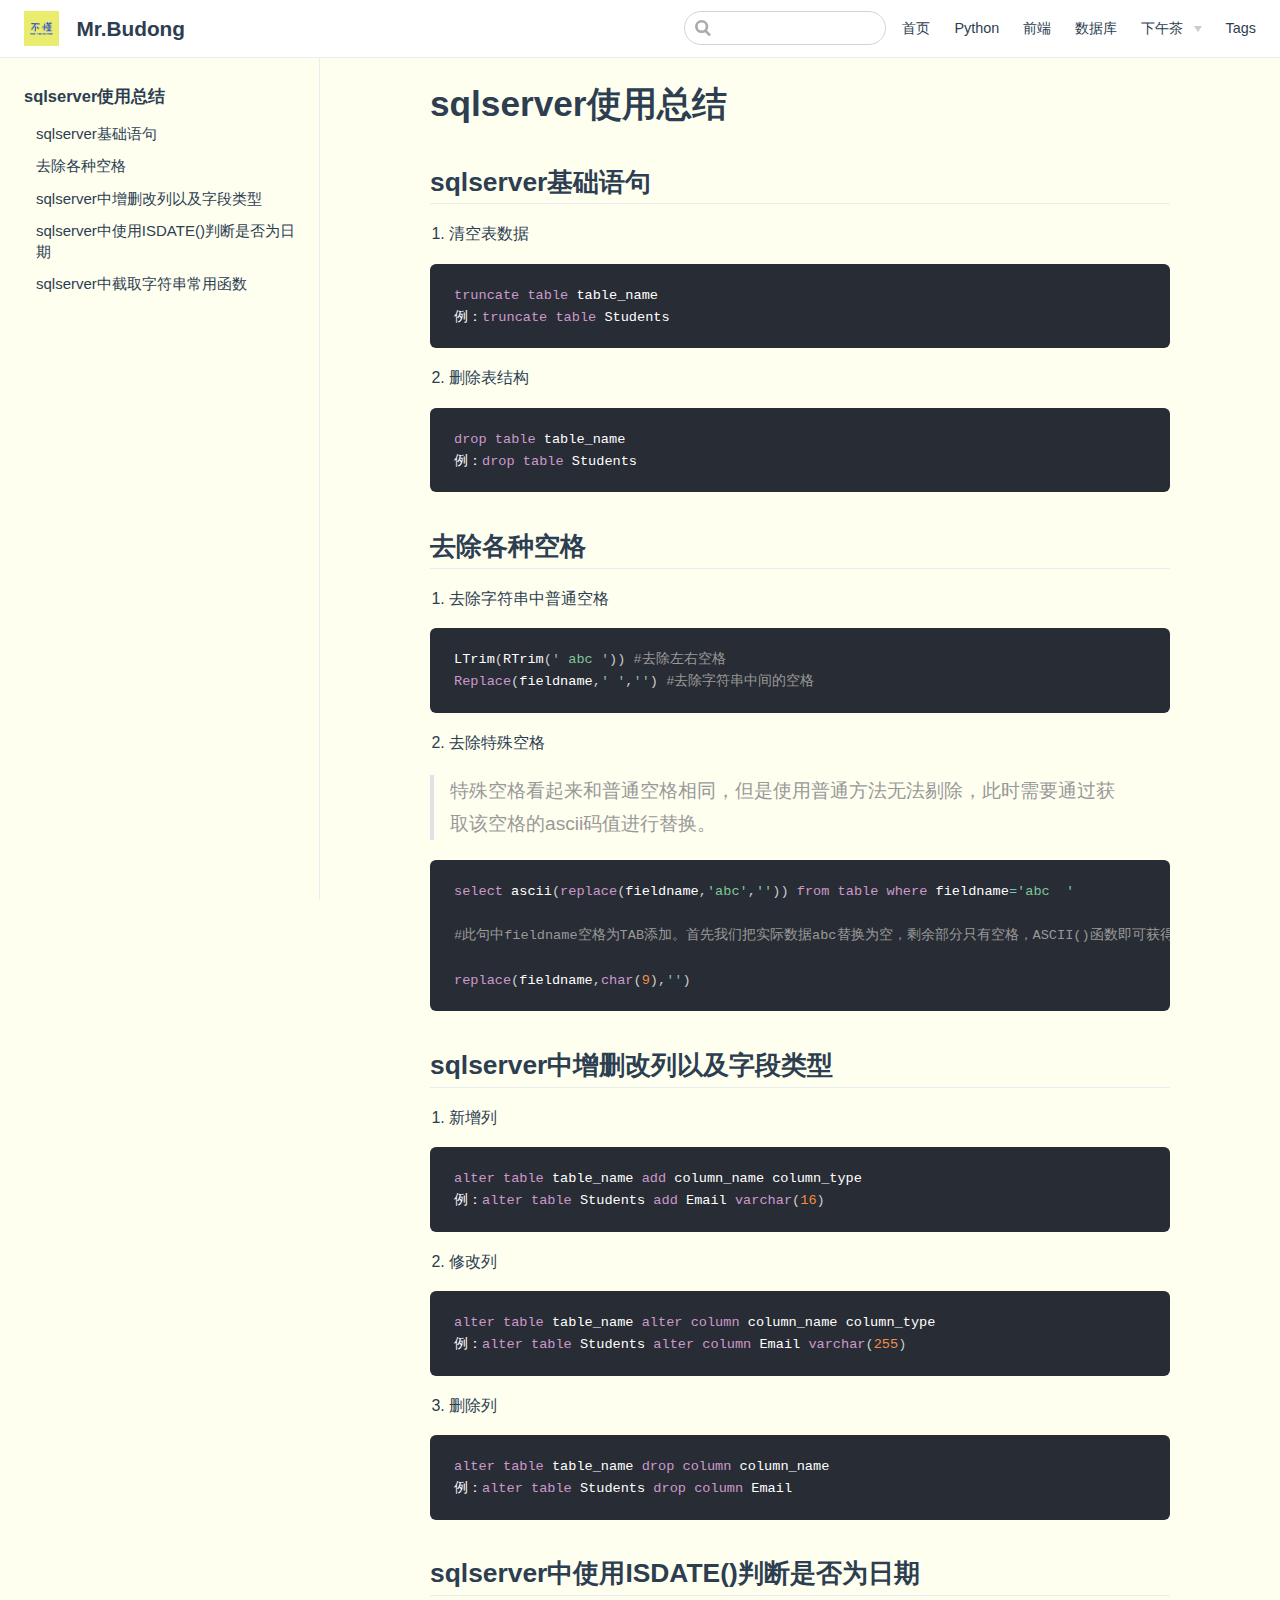
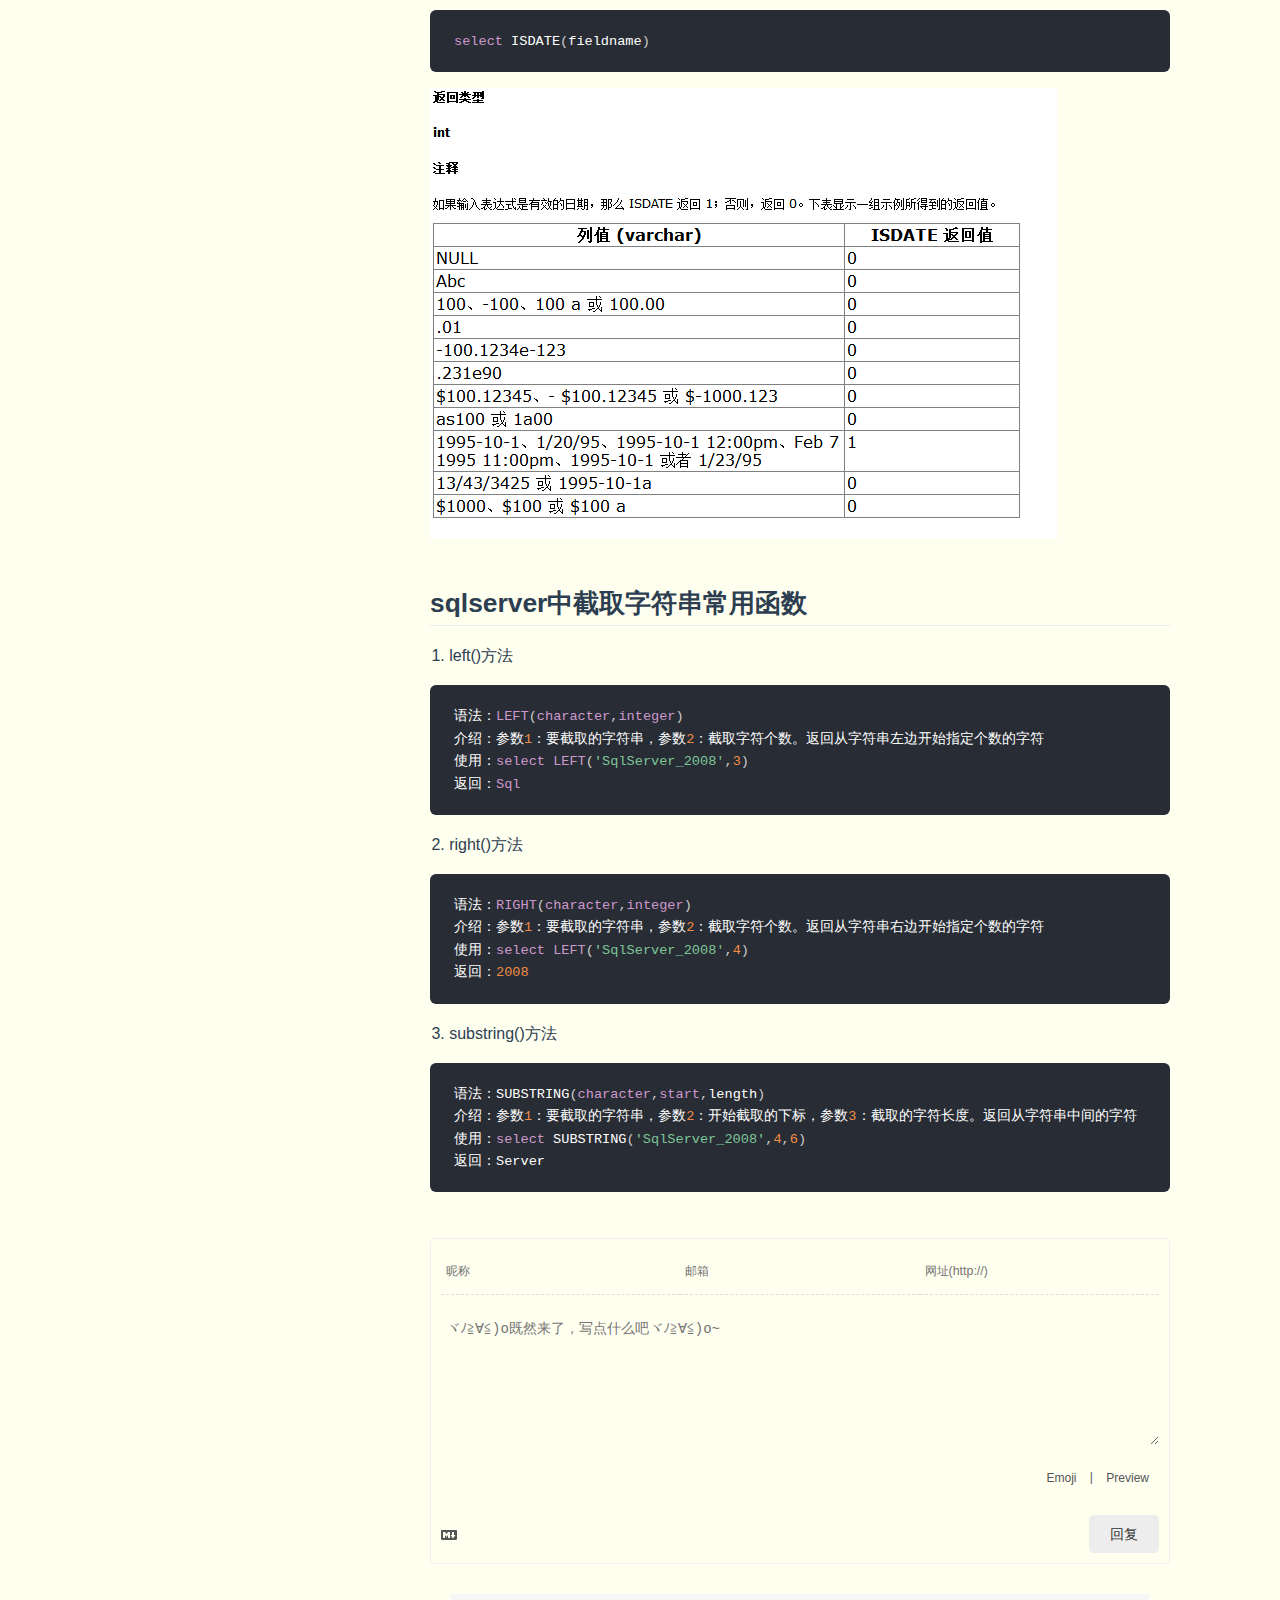
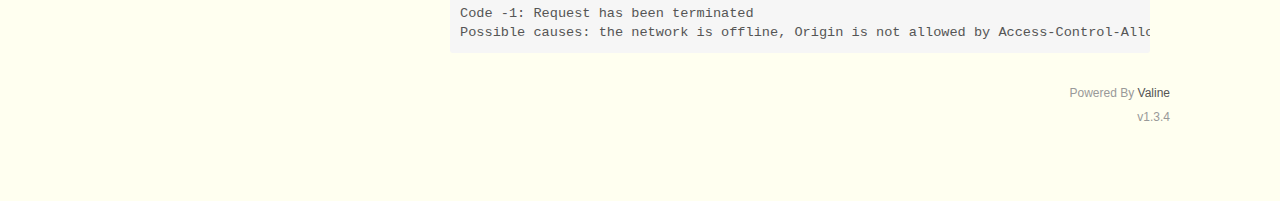
<file: views/DB/sqlserver使用总结.html>
<!DOCTYPE html>
<html lang="en-US">
  <head>
    <meta charset="utf-8">
    <meta name="viewport" content="width=device-width,initial-scale=1">
    <title>sqlserver使用总结 | Mr.Budong</title>
    <meta name="description" content="我的个人网站">
    <link rel="icon" href="/images/icon.jpg">
    
    <link rel="preload" href="/assets/css/0.styles.a4437f59.css" as="style"><link rel="preload" href="/assets/js/app.4bd150c2.js" as="script"><link rel="preload" href="/assets/js/4.7ab719a0.js" as="script"><link rel="prefetch" href="/assets/js/10.43c398c5.js"><link rel="prefetch" href="/assets/js/11.912a04c5.js"><link rel="prefetch" href="/assets/js/12.c8405cfc.js"><link rel="prefetch" href="/assets/js/13.d5854900.js"><link rel="prefetch" href="/assets/js/14.ef1f2d42.js"><link rel="prefetch" href="/assets/js/15.c36444c8.js"><link rel="prefetch" href="/assets/js/16.673741c6.js"><link rel="prefetch" href="/assets/js/17.547b34ed.js"><link rel="prefetch" href="/assets/js/18.a21d7610.js"><link rel="prefetch" href="/assets/js/3.9aafe3d7.js"><link rel="prefetch" href="/assets/js/5.e8ed756b.js"><link rel="prefetch" href="/assets/js/6.6c8a3b0f.js"><link rel="prefetch" href="/assets/js/7.2edbcf59.js"><link rel="prefetch" href="/assets/js/8.119d4fa7.js"><link rel="prefetch" href="/assets/js/9.41efc355.js"><link rel="prefetch" href="/assets/js/vendors~docsearch.48dab20b.js">
    <link rel="stylesheet" href="/assets/css/0.styles.a4437f59.css">
  </head>
  <body>
    <div id="app" data-server-rendered="true"><div class="theme-container"><header class="navbar"><div class="sidebar-button"><svg xmlns="http://www.w3.org/2000/svg" aria-hidden="true" role="img" viewBox="0 0 448 512" class="icon"><path fill="currentColor" d="M436 124H12c-6.627 0-12-5.373-12-12V80c0-6.627 5.373-12 12-12h424c6.627 0 12 5.373 12 12v32c0 6.627-5.373 12-12 12zm0 160H12c-6.627 0-12-5.373-12-12v-32c0-6.627 5.373-12 12-12h424c6.627 0 12 5.373 12 12v32c0 6.627-5.373 12-12 12zm0 160H12c-6.627 0-12-5.373-12-12v-32c0-6.627 5.373-12 12-12h424c6.627 0 12 5.373 12 12v32c0 6.627-5.373 12-12 12z"></path></svg></div> <a href="/" class="home-link router-link-active"><img src="/images/icon.jpg" alt="Mr.Budong" class="logo"> <span class="site-name can-hide">Mr.Budong</span></a> <div class="links" style="max-width:nullpx;"><div class="search-box"><input aria-label="Search" autocomplete="off" spellcheck="false" value=""> <!----></div> <nav class="nav-links can-hide"><div class="nav-item"><a href="/" class="nav-link">首页</a></div><div class="nav-item"><a href="/Python/Python.html" class="nav-link">Python</a></div><div class="nav-item"><a href="/Javascript/qianduan.html" class="nav-link">前端</a></div><div class="nav-item"><a href="/DB/DB.html" class="nav-link">数据库</a></div><div class="nav-item"><div class="dropdown-wrapper"><a class="dropdown-title"><span class="title">下午茶</span> <span class="arrow right"></span></a> <ul class="nav-dropdown" style="display:none;"><li class="dropdown-item"><!----> <a href="/Why/book.html" class="nav-link">影音书</a></li><li class="dropdown-item"><!----> <a href="/Why/think.html" class="nav-link">有感</a></li></ul></div></div><div class="nav-item"><a href="/tags/" class="nav-link">Tags</a></div> <!----></nav></div></header> <div class="sidebar-mask"></div> <div class="sidebar"><nav class="nav-links"><div class="nav-item"><a href="/" class="nav-link">首页</a></div><div class="nav-item"><a href="/Python/Python.html" class="nav-link">Python</a></div><div class="nav-item"><a href="/Javascript/qianduan.html" class="nav-link">前端</a></div><div class="nav-item"><a href="/DB/DB.html" class="nav-link">数据库</a></div><div class="nav-item"><div class="dropdown-wrapper"><a class="dropdown-title"><span class="title">下午茶</span> <span class="arrow right"></span></a> <ul class="nav-dropdown" style="display:none;"><li class="dropdown-item"><!----> <a href="/Why/book.html" class="nav-link">影音书</a></li><li class="dropdown-item"><!----> <a href="/Why/think.html" class="nav-link">有感</a></li></ul></div></div><div class="nav-item"><a href="/tags/" class="nav-link">Tags</a></div> <!----></nav>  <ul class="sidebar-links"><li><div class="sidebar-group first"><p class="sidebar-heading open"><span>sqlserver使用总结</span> <!----></p> <ul class="sidebar-group-items"><li><a href="/views/DB/sqlserver%E4%BD%BF%E7%94%A8%E6%80%BB%E7%BB%93.html#sqlserver基础语句" class="sidebar-link">sqlserver基础语句</a><ul class="sidebar-sub-headers"></ul></li><li><a href="/views/DB/sqlserver%E4%BD%BF%E7%94%A8%E6%80%BB%E7%BB%93.html#去除各种空格" class="sidebar-link">去除各种空格</a><ul class="sidebar-sub-headers"></ul></li><li><a href="/views/DB/sqlserver%E4%BD%BF%E7%94%A8%E6%80%BB%E7%BB%93.html#sqlserver中增删改列以及字段类型" class="sidebar-link">sqlserver中增删改列以及字段类型</a><ul class="sidebar-sub-headers"></ul></li><li><a href="/views/DB/sqlserver%E4%BD%BF%E7%94%A8%E6%80%BB%E7%BB%93.html#sqlserver中使用isdate-判断是否为日期" class="sidebar-link">sqlserver中使用ISDATE()判断是否为日期</a><ul class="sidebar-sub-headers"></ul></li><li><a href="/views/DB/sqlserver%E4%BD%BF%E7%94%A8%E6%80%BB%E7%BB%93.html#sqlserver中截取字符串常用函数" class="sidebar-link">sqlserver中截取字符串常用函数</a><ul class="sidebar-sub-headers"></ul></li></ul></div></li></ul> </div> <div class="page"> <div class="content"><h1 id="sqlserver使用总结"><a href="#sqlserver使用总结" aria-hidden="true" class="header-anchor">#</a> sqlserver使用总结</h1> <h2 id="sqlserver基础语句"><a href="#sqlserver基础语句" aria-hidden="true" class="header-anchor">#</a> sqlserver基础语句</h2> <ol><li>清空表数据</li></ol> <div class="language-SQL extra-class"><pre class="language-sql"><code><span class="token keyword">truncate</span> <span class="token keyword">table</span> table_name
例：<span class="token keyword">truncate</span> <span class="token keyword">table</span> Students
</code></pre></div><ol start="2"><li>删除表结构</li></ol> <div class="language-SQL extra-class"><pre class="language-sql"><code><span class="token keyword">drop</span> <span class="token keyword">table</span> table_name
例：<span class="token keyword">drop</span> <span class="token keyword">table</span> Students
</code></pre></div><h2 id="去除各种空格"><a href="#去除各种空格" aria-hidden="true" class="header-anchor">#</a> 去除各种空格</h2> <ol><li>去除字符串中普通空格</li></ol> <div class="language-SQL extra-class"><pre class="language-sql"><code>LTrim<span class="token punctuation">(</span>RTrim<span class="token punctuation">(</span><span class="token string">' abc '</span><span class="token punctuation">)</span><span class="token punctuation">)</span> <span class="token comment">#去除左右空格</span>
<span class="token keyword">Replace</span><span class="token punctuation">(</span>fieldname<span class="token punctuation">,</span><span class="token string">' '</span><span class="token punctuation">,</span><span class="token string">''</span><span class="token punctuation">)</span> <span class="token comment">#去除字符串中间的空格</span>
</code></pre></div><ol start="2"><li>去除特殊空格</li></ol> <blockquote><p>特殊空格看起来和普通空格相同，但是使用普通方法无法剔除，此时需要通过获取该空格的ascii码值进行替换。</p></blockquote> <div class="language-SQL extra-class"><pre class="language-sql"><code><span class="token keyword">select</span> ascii<span class="token punctuation">(</span><span class="token keyword">replace</span><span class="token punctuation">(</span>fieldname<span class="token punctuation">,</span><span class="token string">'abc'</span><span class="token punctuation">,</span><span class="token string">''</span><span class="token punctuation">)</span><span class="token punctuation">)</span> <span class="token keyword">from</span> <span class="token keyword">table</span> <span class="token keyword">where</span> fieldname<span class="token operator">=</span><span class="token string">'abc  '</span>

<span class="token comment">#此句中fieldname空格为TAB添加。首先我们把实际数据abc替换为空，剩余部分只有空格，ASCII()函数即可获得该TAB码值为9，之后再做替换。</span>

<span class="token keyword">replace</span><span class="token punctuation">(</span>fieldname<span class="token punctuation">,</span><span class="token keyword">char</span><span class="token punctuation">(</span><span class="token number">9</span><span class="token punctuation">)</span><span class="token punctuation">,</span><span class="token string">''</span><span class="token punctuation">)</span>
</code></pre></div><h2 id="sqlserver中增删改列以及字段类型"><a href="#sqlserver中增删改列以及字段类型" aria-hidden="true" class="header-anchor">#</a> sqlserver中增删改列以及字段类型</h2> <ol><li>新增列</li></ol> <div class="language-SQL extra-class"><pre class="language-sql"><code><span class="token keyword">alter</span> <span class="token keyword">table</span> table_name <span class="token keyword">add</span> column_name column_type
例：<span class="token keyword">alter</span> <span class="token keyword">table</span> Students <span class="token keyword">add</span> Email <span class="token keyword">varchar</span><span class="token punctuation">(</span><span class="token number">16</span><span class="token punctuation">)</span>
</code></pre></div><ol start="2"><li>修改列</li></ol> <div class="language-SQL extra-class"><pre class="language-sql"><code><span class="token keyword">alter</span> <span class="token keyword">table</span> table_name <span class="token keyword">alter</span> <span class="token keyword">column</span> column_name column_type
例：<span class="token keyword">alter</span> <span class="token keyword">table</span> Students <span class="token keyword">alter</span> <span class="token keyword">column</span> Email <span class="token keyword">varchar</span><span class="token punctuation">(</span><span class="token number">255</span><span class="token punctuation">)</span>
</code></pre></div><ol start="3"><li>删除列</li></ol> <div class="language-SQL extra-class"><pre class="language-sql"><code><span class="token keyword">alter</span> <span class="token keyword">table</span> table_name <span class="token keyword">drop</span> <span class="token keyword">column</span> column_name
例：<span class="token keyword">alter</span> <span class="token keyword">table</span> Students <span class="token keyword">drop</span> <span class="token keyword">column</span> Email
</code></pre></div><h2 id="sqlserver中使用isdate-判断是否为日期"><a href="#sqlserver中使用isdate-判断是否为日期" aria-hidden="true" class="header-anchor">#</a> sqlserver中使用ISDATE()判断是否为日期</h2> <div class="language-SQL extra-class"><pre class="language-sql"><code><span class="token keyword">select</span> ISDATE<span class="token punctuation">(</span>fieldname<span class="token punctuation">)</span>
</code></pre></div><p><img src="/assets/img/isdate.8889c311.png" alt="ISDATE返回值" title="ISDATE返回值"></p> <h2 id="sqlserver中截取字符串常用函数"><a href="#sqlserver中截取字符串常用函数" aria-hidden="true" class="header-anchor">#</a> sqlserver中截取字符串常用函数</h2> <ol><li>left()方法</li></ol> <div class="language-SQL extra-class"><pre class="language-sql"><code>语法：<span class="token keyword">LEFT</span><span class="token punctuation">(</span><span class="token keyword">character</span><span class="token punctuation">,</span><span class="token keyword">integer</span><span class="token punctuation">)</span>  
介绍：参数<span class="token number">1</span>：要截取的字符串，参数<span class="token number">2</span>：截取字符个数。返回从字符串左边开始指定个数的字符
使用：<span class="token keyword">select</span> <span class="token keyword">LEFT</span><span class="token punctuation">(</span><span class="token string">'SqlServer_2008'</span><span class="token punctuation">,</span><span class="token number">3</span><span class="token punctuation">)</span>
返回：<span class="token keyword">Sql</span>
</code></pre></div><ol start="2"><li>right()方法</li></ol> <div class="language-SQL extra-class"><pre class="language-sql"><code>语法：<span class="token keyword">RIGHT</span><span class="token punctuation">(</span><span class="token keyword">character</span><span class="token punctuation">,</span><span class="token keyword">integer</span><span class="token punctuation">)</span>  
介绍：参数<span class="token number">1</span>：要截取的字符串，参数<span class="token number">2</span>：截取字符个数。返回从字符串右边开始指定个数的字符
使用：<span class="token keyword">select</span> <span class="token keyword">LEFT</span><span class="token punctuation">(</span><span class="token string">'SqlServer_2008'</span><span class="token punctuation">,</span><span class="token number">4</span><span class="token punctuation">)</span>
返回：<span class="token number">2008</span>
</code></pre></div><ol start="3"><li>substring()方法</li></ol> <div class="language-SQL extra-class"><pre class="language-sql"><code>语法：SUBSTRING<span class="token punctuation">(</span><span class="token keyword">character</span><span class="token punctuation">,</span><span class="token keyword">start</span><span class="token punctuation">,</span>length<span class="token punctuation">)</span>  
介绍：参数<span class="token number">1</span>：要截取的字符串，参数<span class="token number">2</span>：开始截取的下标，参数<span class="token number">3</span>：截取的字符长度。返回从字符串中间的字符
使用：<span class="token keyword">select</span> SUBSTRING<span class="token punctuation">(</span><span class="token string">'SqlServer_2008'</span><span class="token punctuation">,</span><span class="token number">4</span><span class="token punctuation">,</span><span class="token number">6</span><span class="token punctuation">)</span>
返回：Server
</code></pre></div></div> <!----> <div id="valine" data-v-4481aedc></div> <!----> <div class="page-edit"><!----> <!----></div> <!----> </div> <!----></div></div>
    <script src="/assets/js/4.7ab719a0.js" defer></script><script src="/assets/js/app.4bd150c2.js" defer></script>
  </body>
</html>
</file>
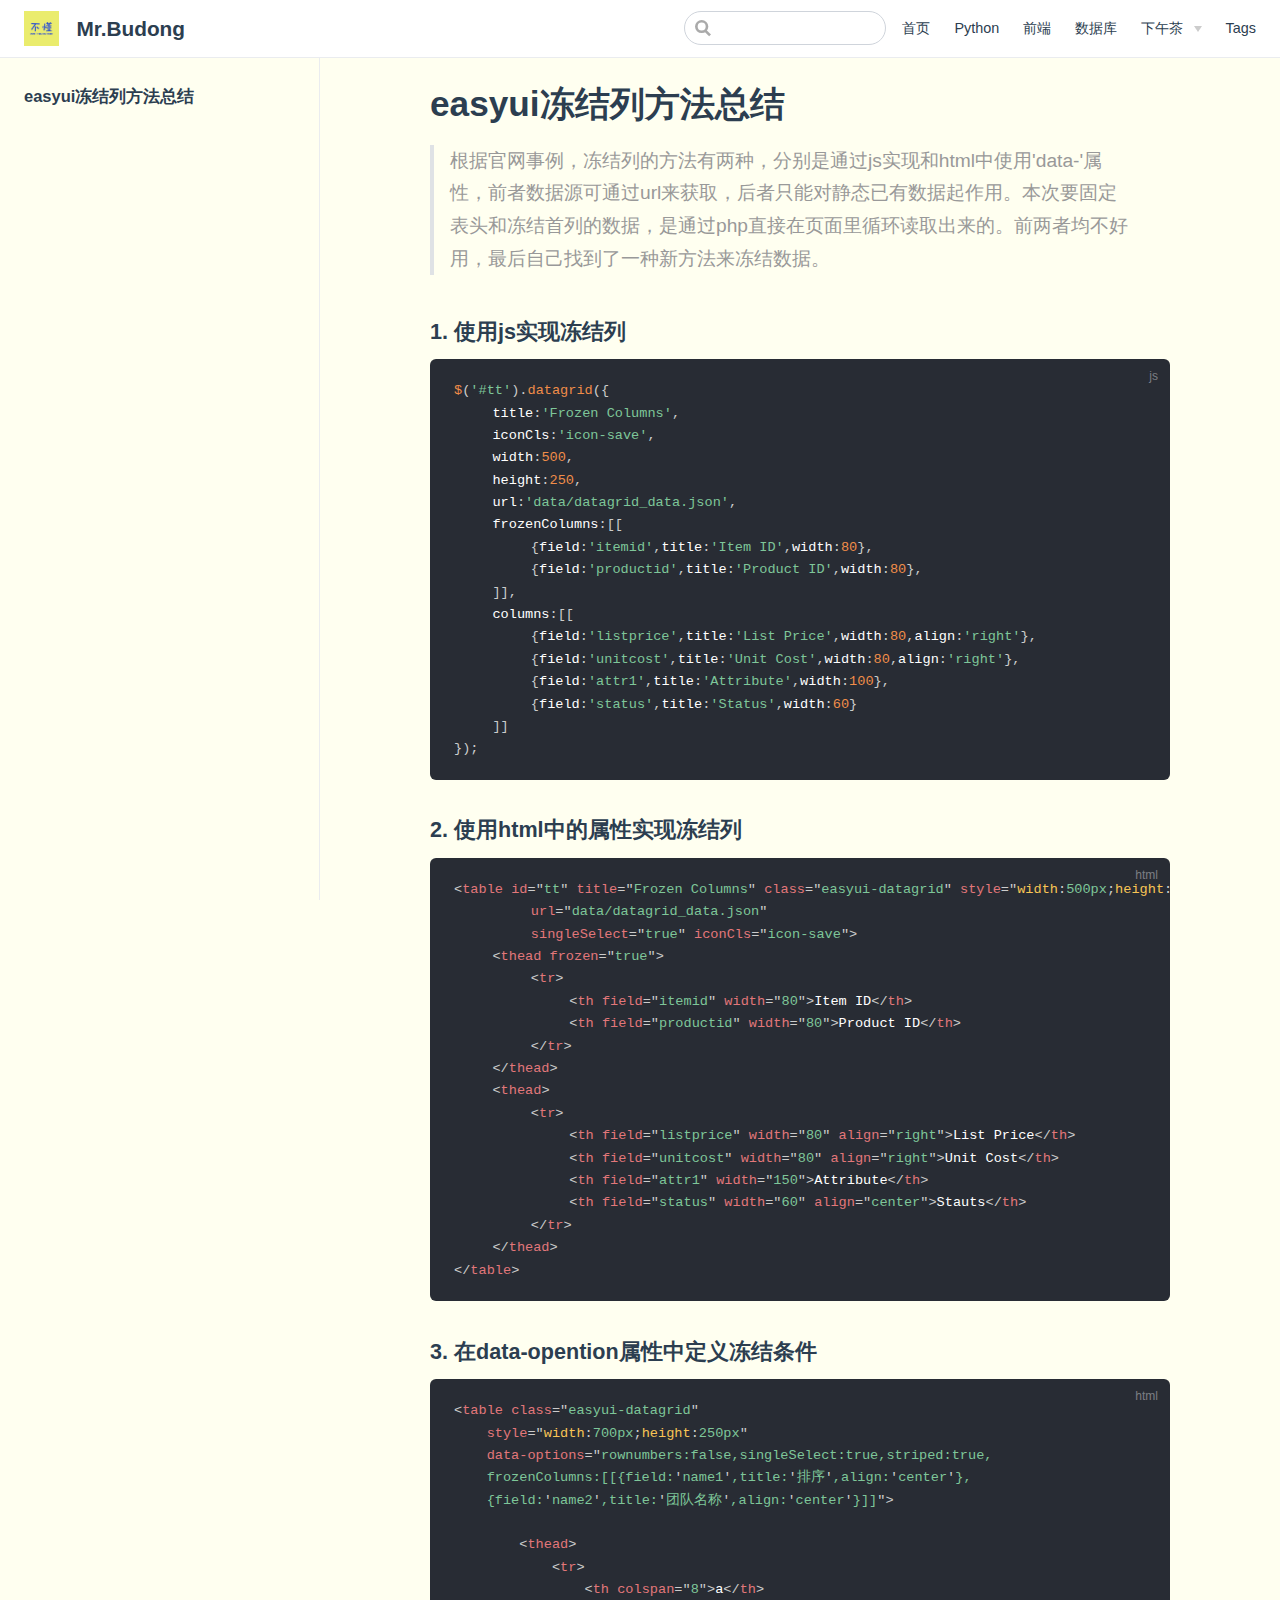
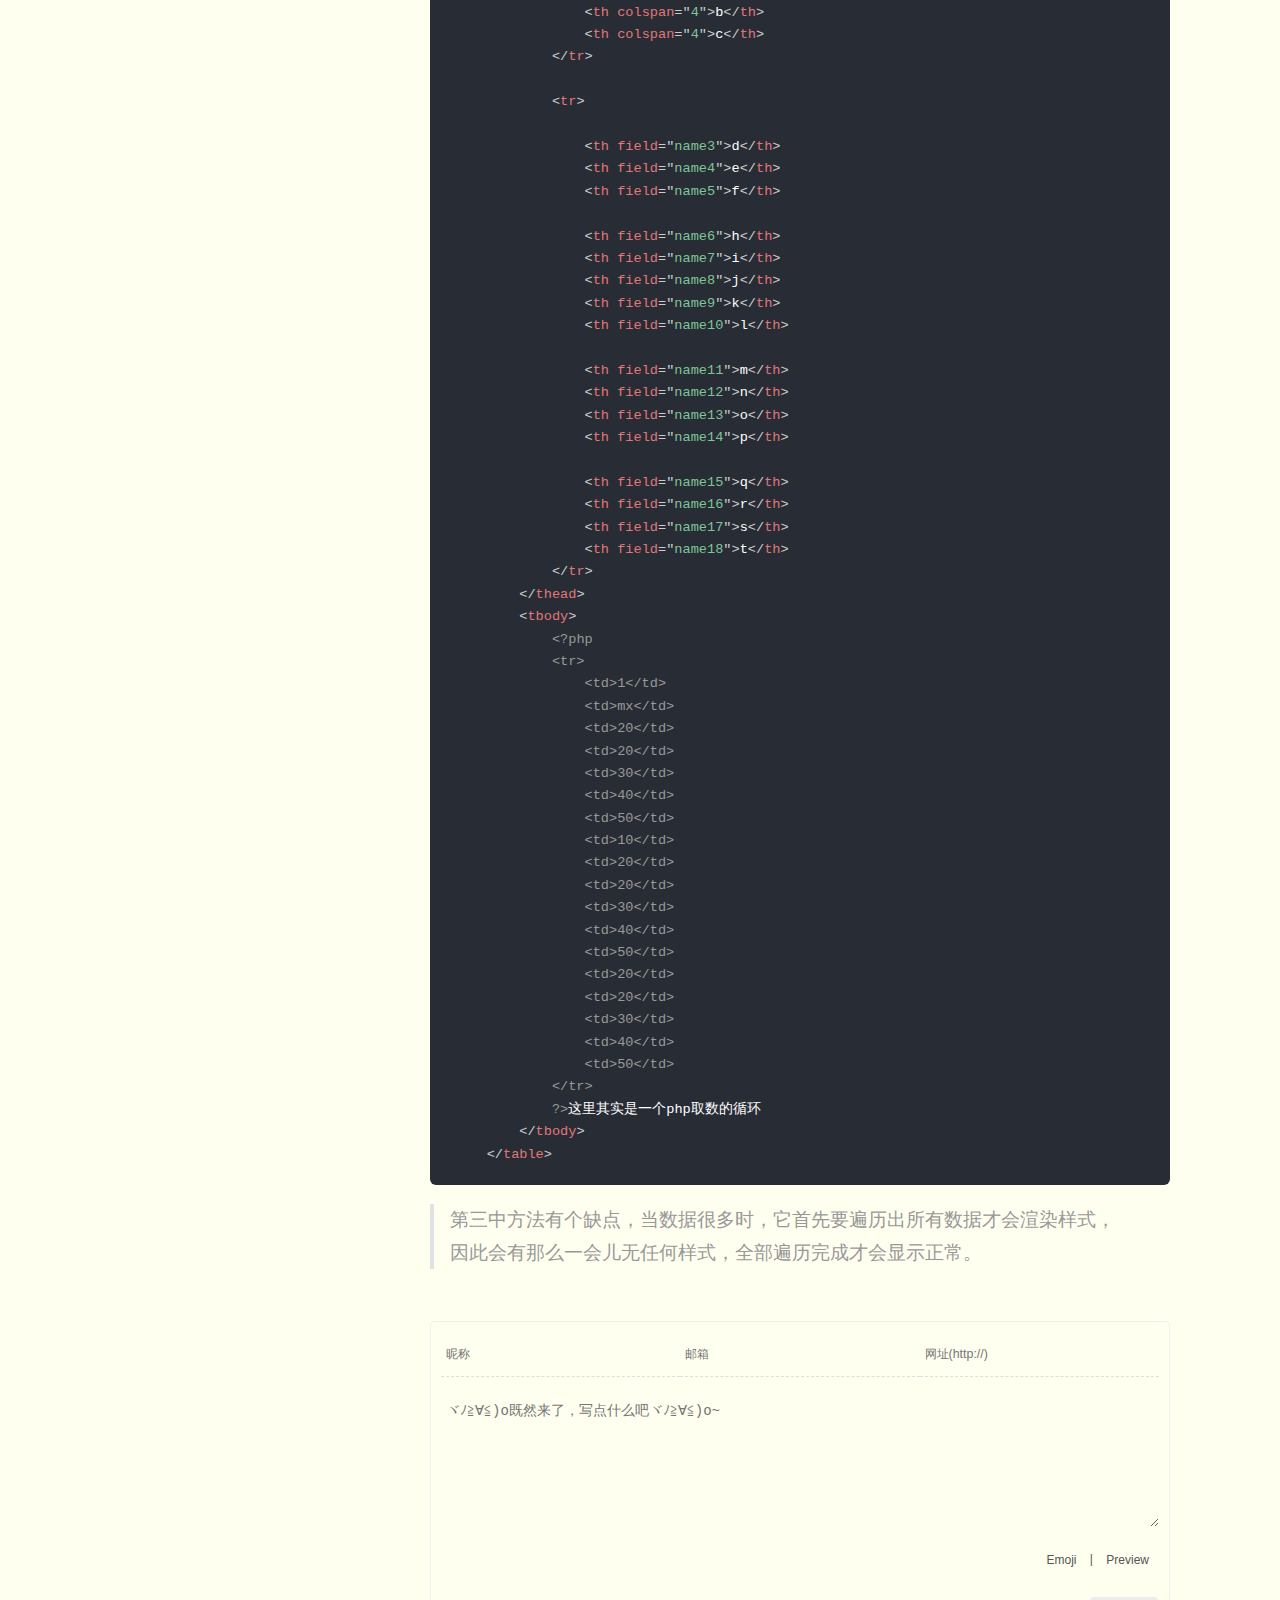
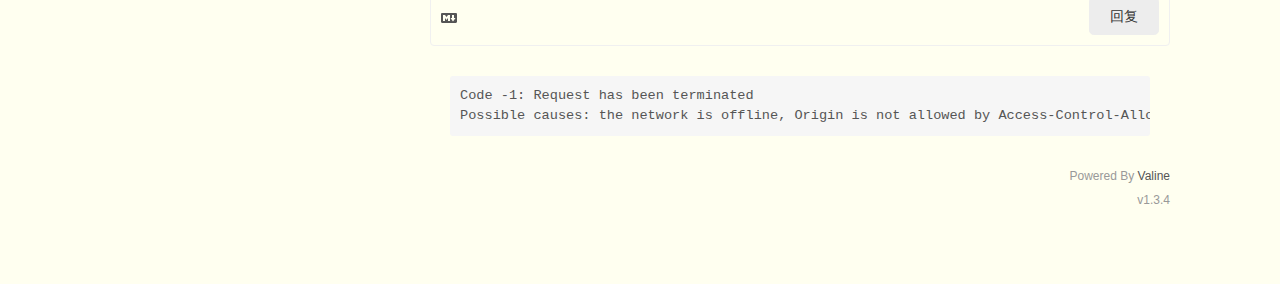
<file: views/Javascript/easyui冻结列方法.html>
<!DOCTYPE html>
<html lang="en-US">
  <head>
    <meta charset="utf-8">
    <meta name="viewport" content="width=device-width,initial-scale=1">
    <title>easyui冻结列方法总结 | Mr.Budong</title>
    <meta name="description" content="我的个人网站">
    <link rel="icon" href="/images/icon.jpg">
    
    <link rel="preload" href="/assets/css/0.styles.a4437f59.css" as="style"><link rel="preload" href="/assets/js/app.4bd150c2.js" as="script"><link rel="preload" href="/assets/js/12.c8405cfc.js" as="script"><link rel="prefetch" href="/assets/js/10.43c398c5.js"><link rel="prefetch" href="/assets/js/11.912a04c5.js"><link rel="prefetch" href="/assets/js/13.d5854900.js"><link rel="prefetch" href="/assets/js/14.ef1f2d42.js"><link rel="prefetch" href="/assets/js/15.c36444c8.js"><link rel="prefetch" href="/assets/js/16.673741c6.js"><link rel="prefetch" href="/assets/js/17.547b34ed.js"><link rel="prefetch" href="/assets/js/18.a21d7610.js"><link rel="prefetch" href="/assets/js/3.9aafe3d7.js"><link rel="prefetch" href="/assets/js/4.7ab719a0.js"><link rel="prefetch" href="/assets/js/5.e8ed756b.js"><link rel="prefetch" href="/assets/js/6.6c8a3b0f.js"><link rel="prefetch" href="/assets/js/7.2edbcf59.js"><link rel="prefetch" href="/assets/js/8.119d4fa7.js"><link rel="prefetch" href="/assets/js/9.41efc355.js"><link rel="prefetch" href="/assets/js/vendors~docsearch.48dab20b.js">
    <link rel="stylesheet" href="/assets/css/0.styles.a4437f59.css">
  </head>
  <body>
    <div id="app" data-server-rendered="true"><div class="theme-container"><header class="navbar"><div class="sidebar-button"><svg xmlns="http://www.w3.org/2000/svg" aria-hidden="true" role="img" viewBox="0 0 448 512" class="icon"><path fill="currentColor" d="M436 124H12c-6.627 0-12-5.373-12-12V80c0-6.627 5.373-12 12-12h424c6.627 0 12 5.373 12 12v32c0 6.627-5.373 12-12 12zm0 160H12c-6.627 0-12-5.373-12-12v-32c0-6.627 5.373-12 12-12h424c6.627 0 12 5.373 12 12v32c0 6.627-5.373 12-12 12zm0 160H12c-6.627 0-12-5.373-12-12v-32c0-6.627 5.373-12 12-12h424c6.627 0 12 5.373 12 12v32c0 6.627-5.373 12-12 12z"></path></svg></div> <a href="/" class="home-link router-link-active"><img src="/images/icon.jpg" alt="Mr.Budong" class="logo"> <span class="site-name can-hide">Mr.Budong</span></a> <div class="links" style="max-width:nullpx;"><div class="search-box"><input aria-label="Search" autocomplete="off" spellcheck="false" value=""> <!----></div> <nav class="nav-links can-hide"><div class="nav-item"><a href="/" class="nav-link">首页</a></div><div class="nav-item"><a href="/Python/Python.html" class="nav-link">Python</a></div><div class="nav-item"><a href="/Javascript/qianduan.html" class="nav-link">前端</a></div><div class="nav-item"><a href="/DB/DB.html" class="nav-link">数据库</a></div><div class="nav-item"><div class="dropdown-wrapper"><a class="dropdown-title"><span class="title">下午茶</span> <span class="arrow right"></span></a> <ul class="nav-dropdown" style="display:none;"><li class="dropdown-item"><!----> <a href="/Why/book.html" class="nav-link">影音书</a></li><li class="dropdown-item"><!----> <a href="/Why/think.html" class="nav-link">有感</a></li></ul></div></div><div class="nav-item"><a href="/tags/" class="nav-link">Tags</a></div> <!----></nav></div></header> <div class="sidebar-mask"></div> <div class="sidebar"><nav class="nav-links"><div class="nav-item"><a href="/" class="nav-link">首页</a></div><div class="nav-item"><a href="/Python/Python.html" class="nav-link">Python</a></div><div class="nav-item"><a href="/Javascript/qianduan.html" class="nav-link">前端</a></div><div class="nav-item"><a href="/DB/DB.html" class="nav-link">数据库</a></div><div class="nav-item"><div class="dropdown-wrapper"><a class="dropdown-title"><span class="title">下午茶</span> <span class="arrow right"></span></a> <ul class="nav-dropdown" style="display:none;"><li class="dropdown-item"><!----> <a href="/Why/book.html" class="nav-link">影音书</a></li><li class="dropdown-item"><!----> <a href="/Why/think.html" class="nav-link">有感</a></li></ul></div></div><div class="nav-item"><a href="/tags/" class="nav-link">Tags</a></div> <!----></nav>  <ul class="sidebar-links"><li><div class="sidebar-group first"><p class="sidebar-heading open"><span>easyui冻结列方法总结</span> <!----></p> <ul class="sidebar-group-items"></ul></div></li></ul> </div> <div class="page"> <div class="content"><h1 id="easyui冻结列方法总结"><a href="#easyui冻结列方法总结" aria-hidden="true" class="header-anchor">#</a> easyui冻结列方法总结</h1> <blockquote><p>根据官网事例，冻结列的方法有两种，分别是通过js实现和html中使用'data-'属性，前者数据源可通过url来获取，后者只能对静态已有数据起作用。本次要固定表头和冻结首列的数据，是通过php直接在页面里循环读取出来的。前两者均不好用，最后自己找到了一种新方法来冻结数据。
</p></blockquote> <h3 id="_1-使用js实现冻结列"><a href="#_1-使用js实现冻结列" aria-hidden="true" class="header-anchor">#</a> 1. 使用js实现冻结列</h3> <div class="language-js extra-class"><pre class="language-js"><code><span class="token function">$</span><span class="token punctuation">(</span><span class="token string">'#tt'</span><span class="token punctuation">)</span><span class="token punctuation">.</span><span class="token function">datagrid</span><span class="token punctuation">(</span><span class="token punctuation">{</span>
	title<span class="token punctuation">:</span><span class="token string">'Frozen Columns'</span><span class="token punctuation">,</span>
	iconCls<span class="token punctuation">:</span><span class="token string">'icon-save'</span><span class="token punctuation">,</span>
	width<span class="token punctuation">:</span><span class="token number">500</span><span class="token punctuation">,</span>
	height<span class="token punctuation">:</span><span class="token number">250</span><span class="token punctuation">,</span>
	url<span class="token punctuation">:</span><span class="token string">'data/datagrid_data.json'</span><span class="token punctuation">,</span>
	frozenColumns<span class="token punctuation">:</span><span class="token punctuation">[</span><span class="token punctuation">[</span>
		<span class="token punctuation">{</span>field<span class="token punctuation">:</span><span class="token string">'itemid'</span><span class="token punctuation">,</span>title<span class="token punctuation">:</span><span class="token string">'Item ID'</span><span class="token punctuation">,</span>width<span class="token punctuation">:</span><span class="token number">80</span><span class="token punctuation">}</span><span class="token punctuation">,</span>
		<span class="token punctuation">{</span>field<span class="token punctuation">:</span><span class="token string">'productid'</span><span class="token punctuation">,</span>title<span class="token punctuation">:</span><span class="token string">'Product ID'</span><span class="token punctuation">,</span>width<span class="token punctuation">:</span><span class="token number">80</span><span class="token punctuation">}</span><span class="token punctuation">,</span>
	<span class="token punctuation">]</span><span class="token punctuation">]</span><span class="token punctuation">,</span>
	columns<span class="token punctuation">:</span><span class="token punctuation">[</span><span class="token punctuation">[</span>
		<span class="token punctuation">{</span>field<span class="token punctuation">:</span><span class="token string">'listprice'</span><span class="token punctuation">,</span>title<span class="token punctuation">:</span><span class="token string">'List Price'</span><span class="token punctuation">,</span>width<span class="token punctuation">:</span><span class="token number">80</span><span class="token punctuation">,</span>align<span class="token punctuation">:</span><span class="token string">'right'</span><span class="token punctuation">}</span><span class="token punctuation">,</span>
		<span class="token punctuation">{</span>field<span class="token punctuation">:</span><span class="token string">'unitcost'</span><span class="token punctuation">,</span>title<span class="token punctuation">:</span><span class="token string">'Unit Cost'</span><span class="token punctuation">,</span>width<span class="token punctuation">:</span><span class="token number">80</span><span class="token punctuation">,</span>align<span class="token punctuation">:</span><span class="token string">'right'</span><span class="token punctuation">}</span><span class="token punctuation">,</span>
		<span class="token punctuation">{</span>field<span class="token punctuation">:</span><span class="token string">'attr1'</span><span class="token punctuation">,</span>title<span class="token punctuation">:</span><span class="token string">'Attribute'</span><span class="token punctuation">,</span>width<span class="token punctuation">:</span><span class="token number">100</span><span class="token punctuation">}</span><span class="token punctuation">,</span>
		<span class="token punctuation">{</span>field<span class="token punctuation">:</span><span class="token string">'status'</span><span class="token punctuation">,</span>title<span class="token punctuation">:</span><span class="token string">'Status'</span><span class="token punctuation">,</span>width<span class="token punctuation">:</span><span class="token number">60</span><span class="token punctuation">}</span>
	<span class="token punctuation">]</span><span class="token punctuation">]</span>
<span class="token punctuation">}</span><span class="token punctuation">)</span><span class="token punctuation">;</span>
</code></pre></div><h3 id="_2-使用html中的属性实现冻结列"><a href="#_2-使用html中的属性实现冻结列" aria-hidden="true" class="header-anchor">#</a> 2. 使用html中的属性实现冻结列</h3> <div class="language-html extra-class"><pre class="language-html"><code><span class="token tag"><span class="token tag"><span class="token punctuation">&lt;</span>table</span> <span class="token attr-name">id</span><span class="token attr-value"><span class="token punctuation">=</span><span class="token punctuation">&quot;</span>tt<span class="token punctuation">&quot;</span></span> <span class="token attr-name">title</span><span class="token attr-value"><span class="token punctuation">=</span><span class="token punctuation">&quot;</span>Frozen Columns<span class="token punctuation">&quot;</span></span> <span class="token attr-name">class</span><span class="token attr-value"><span class="token punctuation">=</span><span class="token punctuation">&quot;</span>easyui-datagrid<span class="token punctuation">&quot;</span></span><span class="token style-attr language-css"><span class="token attr-name"> <span class="token attr-name">style</span></span><span class="token punctuation">=&quot;</span><span class="token attr-value"><span class="token property">width</span><span class="token punctuation">:</span>500px<span class="token punctuation">;</span><span class="token property">height</span><span class="token punctuation">:</span>250px</span><span class="token punctuation">&quot;</span></span>
		<span class="token attr-name">url</span><span class="token attr-value"><span class="token punctuation">=</span><span class="token punctuation">&quot;</span>data/datagrid_data.json<span class="token punctuation">&quot;</span></span>
		<span class="token attr-name">singleSelect</span><span class="token attr-value"><span class="token punctuation">=</span><span class="token punctuation">&quot;</span>true<span class="token punctuation">&quot;</span></span> <span class="token attr-name">iconCls</span><span class="token attr-value"><span class="token punctuation">=</span><span class="token punctuation">&quot;</span>icon-save<span class="token punctuation">&quot;</span></span><span class="token punctuation">&gt;</span></span>
	<span class="token tag"><span class="token tag"><span class="token punctuation">&lt;</span>thead</span> <span class="token attr-name">frozen</span><span class="token attr-value"><span class="token punctuation">=</span><span class="token punctuation">&quot;</span>true<span class="token punctuation">&quot;</span></span><span class="token punctuation">&gt;</span></span>
		<span class="token tag"><span class="token tag"><span class="token punctuation">&lt;</span>tr</span><span class="token punctuation">&gt;</span></span>
			<span class="token tag"><span class="token tag"><span class="token punctuation">&lt;</span>th</span> <span class="token attr-name">field</span><span class="token attr-value"><span class="token punctuation">=</span><span class="token punctuation">&quot;</span>itemid<span class="token punctuation">&quot;</span></span> <span class="token attr-name">width</span><span class="token attr-value"><span class="token punctuation">=</span><span class="token punctuation">&quot;</span>80<span class="token punctuation">&quot;</span></span><span class="token punctuation">&gt;</span></span>Item ID<span class="token tag"><span class="token tag"><span class="token punctuation">&lt;/</span>th</span><span class="token punctuation">&gt;</span></span>
			<span class="token tag"><span class="token tag"><span class="token punctuation">&lt;</span>th</span> <span class="token attr-name">field</span><span class="token attr-value"><span class="token punctuation">=</span><span class="token punctuation">&quot;</span>productid<span class="token punctuation">&quot;</span></span> <span class="token attr-name">width</span><span class="token attr-value"><span class="token punctuation">=</span><span class="token punctuation">&quot;</span>80<span class="token punctuation">&quot;</span></span><span class="token punctuation">&gt;</span></span>Product ID<span class="token tag"><span class="token tag"><span class="token punctuation">&lt;/</span>th</span><span class="token punctuation">&gt;</span></span>
		<span class="token tag"><span class="token tag"><span class="token punctuation">&lt;/</span>tr</span><span class="token punctuation">&gt;</span></span>
	<span class="token tag"><span class="token tag"><span class="token punctuation">&lt;/</span>thead</span><span class="token punctuation">&gt;</span></span>
	<span class="token tag"><span class="token tag"><span class="token punctuation">&lt;</span>thead</span><span class="token punctuation">&gt;</span></span>
		<span class="token tag"><span class="token tag"><span class="token punctuation">&lt;</span>tr</span><span class="token punctuation">&gt;</span></span>
			<span class="token tag"><span class="token tag"><span class="token punctuation">&lt;</span>th</span> <span class="token attr-name">field</span><span class="token attr-value"><span class="token punctuation">=</span><span class="token punctuation">&quot;</span>listprice<span class="token punctuation">&quot;</span></span> <span class="token attr-name">width</span><span class="token attr-value"><span class="token punctuation">=</span><span class="token punctuation">&quot;</span>80<span class="token punctuation">&quot;</span></span> <span class="token attr-name">align</span><span class="token attr-value"><span class="token punctuation">=</span><span class="token punctuation">&quot;</span>right<span class="token punctuation">&quot;</span></span><span class="token punctuation">&gt;</span></span>List Price<span class="token tag"><span class="token tag"><span class="token punctuation">&lt;/</span>th</span><span class="token punctuation">&gt;</span></span>
			<span class="token tag"><span class="token tag"><span class="token punctuation">&lt;</span>th</span> <span class="token attr-name">field</span><span class="token attr-value"><span class="token punctuation">=</span><span class="token punctuation">&quot;</span>unitcost<span class="token punctuation">&quot;</span></span> <span class="token attr-name">width</span><span class="token attr-value"><span class="token punctuation">=</span><span class="token punctuation">&quot;</span>80<span class="token punctuation">&quot;</span></span> <span class="token attr-name">align</span><span class="token attr-value"><span class="token punctuation">=</span><span class="token punctuation">&quot;</span>right<span class="token punctuation">&quot;</span></span><span class="token punctuation">&gt;</span></span>Unit Cost<span class="token tag"><span class="token tag"><span class="token punctuation">&lt;/</span>th</span><span class="token punctuation">&gt;</span></span>
			<span class="token tag"><span class="token tag"><span class="token punctuation">&lt;</span>th</span> <span class="token attr-name">field</span><span class="token attr-value"><span class="token punctuation">=</span><span class="token punctuation">&quot;</span>attr1<span class="token punctuation">&quot;</span></span> <span class="token attr-name">width</span><span class="token attr-value"><span class="token punctuation">=</span><span class="token punctuation">&quot;</span>150<span class="token punctuation">&quot;</span></span><span class="token punctuation">&gt;</span></span>Attribute<span class="token tag"><span class="token tag"><span class="token punctuation">&lt;/</span>th</span><span class="token punctuation">&gt;</span></span>
			<span class="token tag"><span class="token tag"><span class="token punctuation">&lt;</span>th</span> <span class="token attr-name">field</span><span class="token attr-value"><span class="token punctuation">=</span><span class="token punctuation">&quot;</span>status<span class="token punctuation">&quot;</span></span> <span class="token attr-name">width</span><span class="token attr-value"><span class="token punctuation">=</span><span class="token punctuation">&quot;</span>60<span class="token punctuation">&quot;</span></span> <span class="token attr-name">align</span><span class="token attr-value"><span class="token punctuation">=</span><span class="token punctuation">&quot;</span>center<span class="token punctuation">&quot;</span></span><span class="token punctuation">&gt;</span></span>Stauts<span class="token tag"><span class="token tag"><span class="token punctuation">&lt;/</span>th</span><span class="token punctuation">&gt;</span></span>
		<span class="token tag"><span class="token tag"><span class="token punctuation">&lt;/</span>tr</span><span class="token punctuation">&gt;</span></span>
	<span class="token tag"><span class="token tag"><span class="token punctuation">&lt;/</span>thead</span><span class="token punctuation">&gt;</span></span>
<span class="token tag"><span class="token tag"><span class="token punctuation">&lt;/</span>table</span><span class="token punctuation">&gt;</span></span>
</code></pre></div><h3 id="_3-在data-opention属性中定义冻结条件"><a href="#_3-在data-opention属性中定义冻结条件" aria-hidden="true" class="header-anchor">#</a> 3. 在data-opention属性中定义冻结条件</h3> <div class="language-html extra-class"><pre class="language-html"><code><span class="token tag"><span class="token tag"><span class="token punctuation">&lt;</span>table</span> <span class="token attr-name">class</span><span class="token attr-value"><span class="token punctuation">=</span><span class="token punctuation">&quot;</span>easyui-datagrid<span class="token punctuation">&quot;</span></span><span class="token style-attr language-css"><span class="token attr-name">
    <span class="token attr-name">style</span></span><span class="token punctuation">=&quot;</span><span class="token attr-value"><span class="token property">width</span><span class="token punctuation">:</span>700px<span class="token punctuation">;</span><span class="token property">height</span><span class="token punctuation">:</span>250px</span><span class="token punctuation">&quot;</span></span> 
    <span class="token attr-name">data-options</span><span class="token attr-value"><span class="token punctuation">=</span><span class="token punctuation">&quot;</span>rownumbers:false,singleSelect:true,striped:true,
    frozenColumns:[[{field:<span class="token punctuation">'</span>name1<span class="token punctuation">'</span>,title:<span class="token punctuation">'</span>排序<span class="token punctuation">'</span>,align:<span class="token punctuation">'</span>center<span class="token punctuation">'</span>},
    {field:<span class="token punctuation">'</span>name2<span class="token punctuation">'</span>,title:<span class="token punctuation">'</span>团队名称<span class="token punctuation">'</span>,align:<span class="token punctuation">'</span>center<span class="token punctuation">'</span>}]]<span class="token punctuation">&quot;</span></span><span class="token punctuation">&gt;</span></span>

        <span class="token tag"><span class="token tag"><span class="token punctuation">&lt;</span>thead</span><span class="token punctuation">&gt;</span></span>
            <span class="token tag"><span class="token tag"><span class="token punctuation">&lt;</span>tr</span><span class="token punctuation">&gt;</span></span>
                <span class="token tag"><span class="token tag"><span class="token punctuation">&lt;</span>th</span> <span class="token attr-name">colspan</span><span class="token attr-value"><span class="token punctuation">=</span><span class="token punctuation">&quot;</span>8<span class="token punctuation">&quot;</span></span><span class="token punctuation">&gt;</span></span>a<span class="token tag"><span class="token tag"><span class="token punctuation">&lt;/</span>th</span><span class="token punctuation">&gt;</span></span>
                <span class="token tag"><span class="token tag"><span class="token punctuation">&lt;</span>th</span> <span class="token attr-name">colspan</span><span class="token attr-value"><span class="token punctuation">=</span><span class="token punctuation">&quot;</span>4<span class="token punctuation">&quot;</span></span><span class="token punctuation">&gt;</span></span>b<span class="token tag"><span class="token tag"><span class="token punctuation">&lt;/</span>th</span><span class="token punctuation">&gt;</span></span>
                <span class="token tag"><span class="token tag"><span class="token punctuation">&lt;</span>th</span> <span class="token attr-name">colspan</span><span class="token attr-value"><span class="token punctuation">=</span><span class="token punctuation">&quot;</span>4<span class="token punctuation">&quot;</span></span><span class="token punctuation">&gt;</span></span>c<span class="token tag"><span class="token tag"><span class="token punctuation">&lt;/</span>th</span><span class="token punctuation">&gt;</span></span>
            <span class="token tag"><span class="token tag"><span class="token punctuation">&lt;/</span>tr</span><span class="token punctuation">&gt;</span></span>

            <span class="token tag"><span class="token tag"><span class="token punctuation">&lt;</span>tr</span><span class="token punctuation">&gt;</span></span>
                
                <span class="token tag"><span class="token tag"><span class="token punctuation">&lt;</span>th</span> <span class="token attr-name">field</span><span class="token attr-value"><span class="token punctuation">=</span><span class="token punctuation">&quot;</span>name3<span class="token punctuation">&quot;</span></span><span class="token punctuation">&gt;</span></span>d<span class="token tag"><span class="token tag"><span class="token punctuation">&lt;/</span>th</span><span class="token punctuation">&gt;</span></span>
                <span class="token tag"><span class="token tag"><span class="token punctuation">&lt;</span>th</span> <span class="token attr-name">field</span><span class="token attr-value"><span class="token punctuation">=</span><span class="token punctuation">&quot;</span>name4<span class="token punctuation">&quot;</span></span><span class="token punctuation">&gt;</span></span>e<span class="token tag"><span class="token tag"><span class="token punctuation">&lt;/</span>th</span><span class="token punctuation">&gt;</span></span>
                <span class="token tag"><span class="token tag"><span class="token punctuation">&lt;</span>th</span> <span class="token attr-name">field</span><span class="token attr-value"><span class="token punctuation">=</span><span class="token punctuation">&quot;</span>name5<span class="token punctuation">&quot;</span></span><span class="token punctuation">&gt;</span></span>f<span class="token tag"><span class="token tag"><span class="token punctuation">&lt;/</span>th</span><span class="token punctuation">&gt;</span></span>

                <span class="token tag"><span class="token tag"><span class="token punctuation">&lt;</span>th</span> <span class="token attr-name">field</span><span class="token attr-value"><span class="token punctuation">=</span><span class="token punctuation">&quot;</span>name6<span class="token punctuation">&quot;</span></span><span class="token punctuation">&gt;</span></span>h<span class="token tag"><span class="token tag"><span class="token punctuation">&lt;/</span>th</span><span class="token punctuation">&gt;</span></span>
                <span class="token tag"><span class="token tag"><span class="token punctuation">&lt;</span>th</span> <span class="token attr-name">field</span><span class="token attr-value"><span class="token punctuation">=</span><span class="token punctuation">&quot;</span>name7<span class="token punctuation">&quot;</span></span><span class="token punctuation">&gt;</span></span>i<span class="token tag"><span class="token tag"><span class="token punctuation">&lt;/</span>th</span><span class="token punctuation">&gt;</span></span>
                <span class="token tag"><span class="token tag"><span class="token punctuation">&lt;</span>th</span> <span class="token attr-name">field</span><span class="token attr-value"><span class="token punctuation">=</span><span class="token punctuation">&quot;</span>name8<span class="token punctuation">&quot;</span></span><span class="token punctuation">&gt;</span></span>j<span class="token tag"><span class="token tag"><span class="token punctuation">&lt;/</span>th</span><span class="token punctuation">&gt;</span></span>
                <span class="token tag"><span class="token tag"><span class="token punctuation">&lt;</span>th</span> <span class="token attr-name">field</span><span class="token attr-value"><span class="token punctuation">=</span><span class="token punctuation">&quot;</span>name9<span class="token punctuation">&quot;</span></span><span class="token punctuation">&gt;</span></span>k<span class="token tag"><span class="token tag"><span class="token punctuation">&lt;/</span>th</span><span class="token punctuation">&gt;</span></span>
                <span class="token tag"><span class="token tag"><span class="token punctuation">&lt;</span>th</span> <span class="token attr-name">field</span><span class="token attr-value"><span class="token punctuation">=</span><span class="token punctuation">&quot;</span>name10<span class="token punctuation">&quot;</span></span><span class="token punctuation">&gt;</span></span>l<span class="token tag"><span class="token tag"><span class="token punctuation">&lt;/</span>th</span><span class="token punctuation">&gt;</span></span>

                <span class="token tag"><span class="token tag"><span class="token punctuation">&lt;</span>th</span> <span class="token attr-name">field</span><span class="token attr-value"><span class="token punctuation">=</span><span class="token punctuation">&quot;</span>name11<span class="token punctuation">&quot;</span></span><span class="token punctuation">&gt;</span></span>m<span class="token tag"><span class="token tag"><span class="token punctuation">&lt;/</span>th</span><span class="token punctuation">&gt;</span></span>
                <span class="token tag"><span class="token tag"><span class="token punctuation">&lt;</span>th</span> <span class="token attr-name">field</span><span class="token attr-value"><span class="token punctuation">=</span><span class="token punctuation">&quot;</span>name12<span class="token punctuation">&quot;</span></span><span class="token punctuation">&gt;</span></span>n<span class="token tag"><span class="token tag"><span class="token punctuation">&lt;/</span>th</span><span class="token punctuation">&gt;</span></span>
                <span class="token tag"><span class="token tag"><span class="token punctuation">&lt;</span>th</span> <span class="token attr-name">field</span><span class="token attr-value"><span class="token punctuation">=</span><span class="token punctuation">&quot;</span>name13<span class="token punctuation">&quot;</span></span><span class="token punctuation">&gt;</span></span>o<span class="token tag"><span class="token tag"><span class="token punctuation">&lt;/</span>th</span><span class="token punctuation">&gt;</span></span>
                <span class="token tag"><span class="token tag"><span class="token punctuation">&lt;</span>th</span> <span class="token attr-name">field</span><span class="token attr-value"><span class="token punctuation">=</span><span class="token punctuation">&quot;</span>name14<span class="token punctuation">&quot;</span></span><span class="token punctuation">&gt;</span></span>p<span class="token tag"><span class="token tag"><span class="token punctuation">&lt;/</span>th</span><span class="token punctuation">&gt;</span></span>

                <span class="token tag"><span class="token tag"><span class="token punctuation">&lt;</span>th</span> <span class="token attr-name">field</span><span class="token attr-value"><span class="token punctuation">=</span><span class="token punctuation">&quot;</span>name15<span class="token punctuation">&quot;</span></span><span class="token punctuation">&gt;</span></span>q<span class="token tag"><span class="token tag"><span class="token punctuation">&lt;/</span>th</span><span class="token punctuation">&gt;</span></span>
                <span class="token tag"><span class="token tag"><span class="token punctuation">&lt;</span>th</span> <span class="token attr-name">field</span><span class="token attr-value"><span class="token punctuation">=</span><span class="token punctuation">&quot;</span>name16<span class="token punctuation">&quot;</span></span><span class="token punctuation">&gt;</span></span>r<span class="token tag"><span class="token tag"><span class="token punctuation">&lt;/</span>th</span><span class="token punctuation">&gt;</span></span>
                <span class="token tag"><span class="token tag"><span class="token punctuation">&lt;</span>th</span> <span class="token attr-name">field</span><span class="token attr-value"><span class="token punctuation">=</span><span class="token punctuation">&quot;</span>name17<span class="token punctuation">&quot;</span></span><span class="token punctuation">&gt;</span></span>s<span class="token tag"><span class="token tag"><span class="token punctuation">&lt;/</span>th</span><span class="token punctuation">&gt;</span></span>
                <span class="token tag"><span class="token tag"><span class="token punctuation">&lt;</span>th</span> <span class="token attr-name">field</span><span class="token attr-value"><span class="token punctuation">=</span><span class="token punctuation">&quot;</span>name18<span class="token punctuation">&quot;</span></span><span class="token punctuation">&gt;</span></span>t<span class="token tag"><span class="token tag"><span class="token punctuation">&lt;/</span>th</span><span class="token punctuation">&gt;</span></span>
            <span class="token tag"><span class="token tag"><span class="token punctuation">&lt;/</span>tr</span><span class="token punctuation">&gt;</span></span>
        <span class="token tag"><span class="token tag"><span class="token punctuation">&lt;/</span>thead</span><span class="token punctuation">&gt;</span></span>
        <span class="token tag"><span class="token tag"><span class="token punctuation">&lt;</span>tbody</span><span class="token punctuation">&gt;</span></span>
            <span class="token prolog">&lt;?php
            &lt;tr&gt;
                &lt;td&gt;1&lt;/td&gt;
                &lt;td&gt;mx&lt;/td&gt;
                &lt;td&gt;20&lt;/td&gt;
                &lt;td&gt;20&lt;/td&gt;
                &lt;td&gt;30&lt;/td&gt;
                &lt;td&gt;40&lt;/td&gt;
                &lt;td&gt;50&lt;/td&gt;
                &lt;td&gt;10&lt;/td&gt;
                &lt;td&gt;20&lt;/td&gt;
                &lt;td&gt;20&lt;/td&gt;
                &lt;td&gt;30&lt;/td&gt;
                &lt;td&gt;40&lt;/td&gt;
                &lt;td&gt;50&lt;/td&gt;
                &lt;td&gt;20&lt;/td&gt;
                &lt;td&gt;20&lt;/td&gt;
                &lt;td&gt;30&lt;/td&gt;
                &lt;td&gt;40&lt;/td&gt;
                &lt;td&gt;50&lt;/td&gt;
            &lt;/tr&gt;
            ?&gt;</span>这里其实是一个php取数的循环
        <span class="token tag"><span class="token tag"><span class="token punctuation">&lt;/</span>tbody</span><span class="token punctuation">&gt;</span></span>
    <span class="token tag"><span class="token tag"><span class="token punctuation">&lt;/</span>table</span><span class="token punctuation">&gt;</span></span>
</code></pre></div><blockquote><p>第三中方法有个缺点，当数据很多时，它首先要遍历出所有数据才会渲染样式，因此会有那么一会儿无任何样式，全部遍历完成才会显示正常。</p></blockquote></div> <!----> <div id="valine" data-v-4481aedc></div> <!----> <div class="page-edit"><!----> <!----></div> <!----> </div> <!----></div></div>
    <script src="/assets/js/12.c8405cfc.js" defer></script><script src="/assets/js/app.4bd150c2.js" defer></script>
  </body>
</html>
</file>
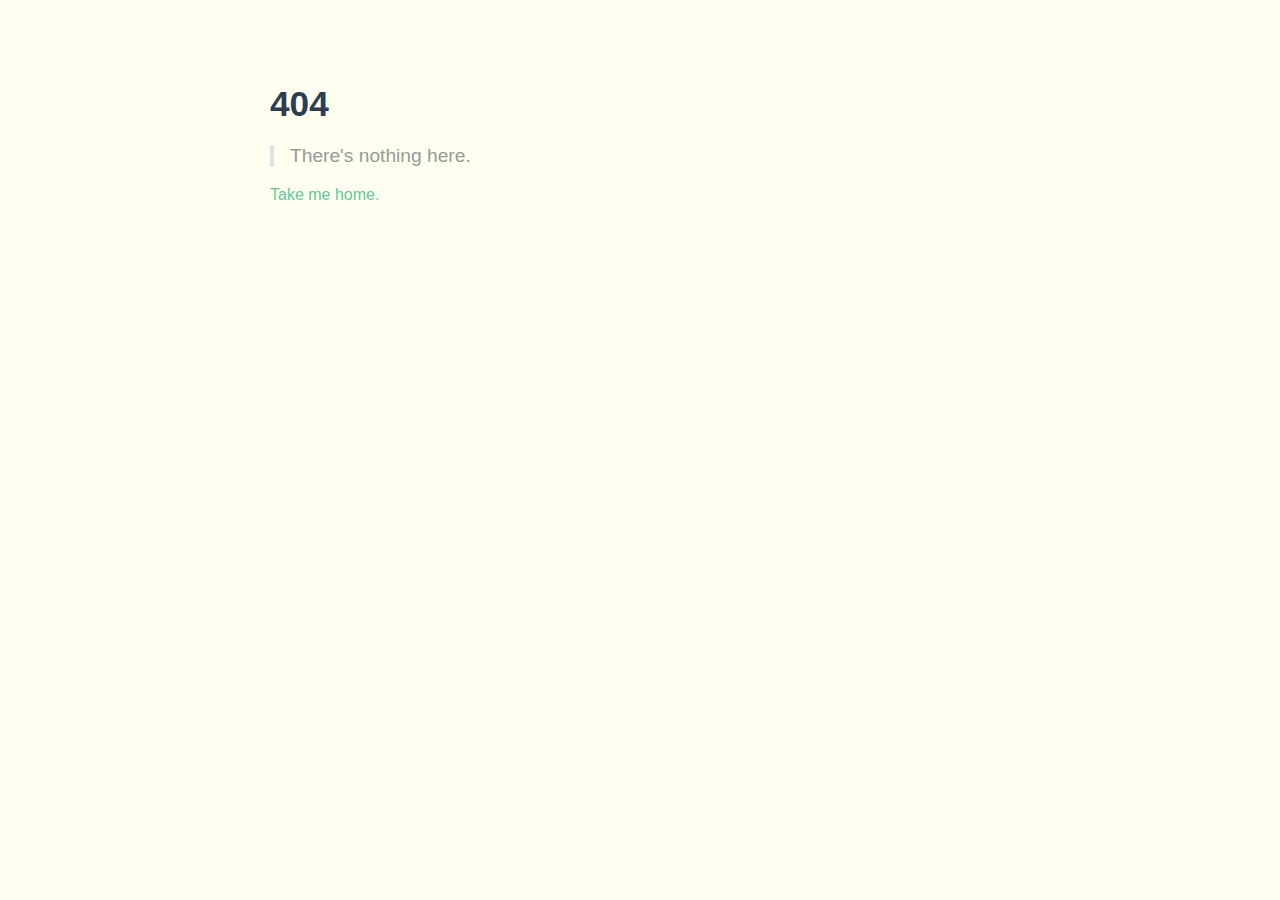
<file: views/Javascript/前端框架之vue.js(一).html>
<!DOCTYPE html>
<html lang="en-US">
  <head>
    <meta charset="utf-8">
    <meta name="viewport" content="width=device-width,initial-scale=1">
    <title>前端框架之vue.js(一) | Mr.Budong</title>
    <meta name="description" content="我的个人网站">
    <link rel="icon" href="/images/icon.jpg">
    
    <link rel="preload" href="/assets/css/0.styles.a4437f59.css" as="style"><link rel="preload" href="/assets/js/app.4bd150c2.js" as="script"><link rel="prefetch" href="/assets/js/10.43c398c5.js"><link rel="prefetch" href="/assets/js/11.912a04c5.js"><link rel="prefetch" href="/assets/js/12.c8405cfc.js"><link rel="prefetch" href="/assets/js/13.d5854900.js"><link rel="prefetch" href="/assets/js/14.ef1f2d42.js"><link rel="prefetch" href="/assets/js/15.c36444c8.js"><link rel="prefetch" href="/assets/js/16.673741c6.js"><link rel="prefetch" href="/assets/js/17.547b34ed.js"><link rel="prefetch" href="/assets/js/18.a21d7610.js"><link rel="prefetch" href="/assets/js/3.9aafe3d7.js"><link rel="prefetch" href="/assets/js/4.7ab719a0.js"><link rel="prefetch" href="/assets/js/5.e8ed756b.js"><link rel="prefetch" href="/assets/js/6.6c8a3b0f.js"><link rel="prefetch" href="/assets/js/7.2edbcf59.js"><link rel="prefetch" href="/assets/js/8.119d4fa7.js"><link rel="prefetch" href="/assets/js/9.41efc355.js"><link rel="prefetch" href="/assets/js/vendors~docsearch.48dab20b.js">
    <link rel="stylesheet" href="/assets/css/0.styles.a4437f59.css">
  </head>
  <body>
    <div id="app" data-server-rendered="true"><div class="theme-container"><div class="content"><h1>404</h1> <blockquote>How did we get here?</blockquote> <a href="/" class="router-link-active">Take me home.</a></div></div></div>
    <script src="/assets/js/app.4bd150c2.js" defer></script>
  </body>
</html>
</file>
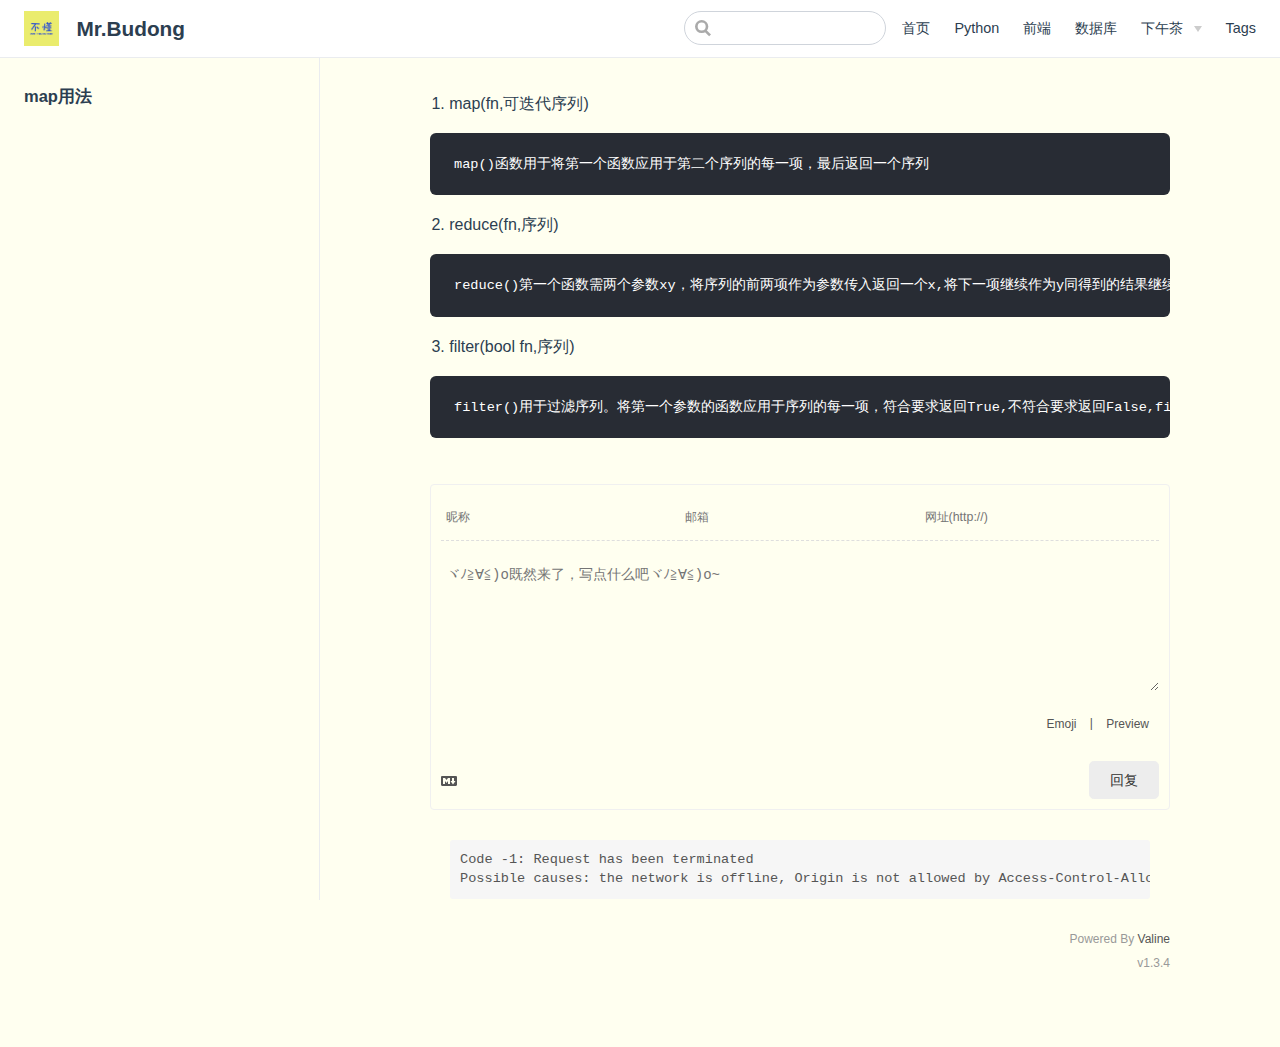
<file: views/Python/map用法.html>
<!DOCTYPE html>
<html lang="en-US">
  <head>
    <meta charset="utf-8">
    <meta name="viewport" content="width=device-width,initial-scale=1">
    <title>map用法 | Mr.Budong</title>
    <meta name="description" content="我的个人网站">
    <link rel="icon" href="/images/icon.jpg">
    
    <link rel="preload" href="/assets/css/0.styles.a4437f59.css" as="style"><link rel="preload" href="/assets/js/app.4bd150c2.js" as="script"><link rel="preload" href="/assets/js/14.ef1f2d42.js" as="script"><link rel="prefetch" href="/assets/js/10.43c398c5.js"><link rel="prefetch" href="/assets/js/11.912a04c5.js"><link rel="prefetch" href="/assets/js/12.c8405cfc.js"><link rel="prefetch" href="/assets/js/13.d5854900.js"><link rel="prefetch" href="/assets/js/15.c36444c8.js"><link rel="prefetch" href="/assets/js/16.673741c6.js"><link rel="prefetch" href="/assets/js/17.547b34ed.js"><link rel="prefetch" href="/assets/js/18.a21d7610.js"><link rel="prefetch" href="/assets/js/3.9aafe3d7.js"><link rel="prefetch" href="/assets/js/4.7ab719a0.js"><link rel="prefetch" href="/assets/js/5.e8ed756b.js"><link rel="prefetch" href="/assets/js/6.6c8a3b0f.js"><link rel="prefetch" href="/assets/js/7.2edbcf59.js"><link rel="prefetch" href="/assets/js/8.119d4fa7.js"><link rel="prefetch" href="/assets/js/9.41efc355.js"><link rel="prefetch" href="/assets/js/vendors~docsearch.48dab20b.js">
    <link rel="stylesheet" href="/assets/css/0.styles.a4437f59.css">
  </head>
  <body>
    <div id="app" data-server-rendered="true"><div class="theme-container"><header class="navbar"><div class="sidebar-button"><svg xmlns="http://www.w3.org/2000/svg" aria-hidden="true" role="img" viewBox="0 0 448 512" class="icon"><path fill="currentColor" d="M436 124H12c-6.627 0-12-5.373-12-12V80c0-6.627 5.373-12 12-12h424c6.627 0 12 5.373 12 12v32c0 6.627-5.373 12-12 12zm0 160H12c-6.627 0-12-5.373-12-12v-32c0-6.627 5.373-12 12-12h424c6.627 0 12 5.373 12 12v32c0 6.627-5.373 12-12 12zm0 160H12c-6.627 0-12-5.373-12-12v-32c0-6.627 5.373-12 12-12h424c6.627 0 12 5.373 12 12v32c0 6.627-5.373 12-12 12z"></path></svg></div> <a href="/" class="home-link router-link-active"><img src="/images/icon.jpg" alt="Mr.Budong" class="logo"> <span class="site-name can-hide">Mr.Budong</span></a> <div class="links" style="max-width:nullpx;"><div class="search-box"><input aria-label="Search" autocomplete="off" spellcheck="false" value=""> <!----></div> <nav class="nav-links can-hide"><div class="nav-item"><a href="/" class="nav-link">首页</a></div><div class="nav-item"><a href="/Python/Python.html" class="nav-link">Python</a></div><div class="nav-item"><a href="/Javascript/qianduan.html" class="nav-link">前端</a></div><div class="nav-item"><a href="/DB/DB.html" class="nav-link">数据库</a></div><div class="nav-item"><div class="dropdown-wrapper"><a class="dropdown-title"><span class="title">下午茶</span> <span class="arrow right"></span></a> <ul class="nav-dropdown" style="display:none;"><li class="dropdown-item"><!----> <a href="/Why/book.html" class="nav-link">影音书</a></li><li class="dropdown-item"><!----> <a href="/Why/think.html" class="nav-link">有感</a></li></ul></div></div><div class="nav-item"><a href="/tags/" class="nav-link">Tags</a></div> <!----></nav></div></header> <div class="sidebar-mask"></div> <div class="sidebar"><nav class="nav-links"><div class="nav-item"><a href="/" class="nav-link">首页</a></div><div class="nav-item"><a href="/Python/Python.html" class="nav-link">Python</a></div><div class="nav-item"><a href="/Javascript/qianduan.html" class="nav-link">前端</a></div><div class="nav-item"><a href="/DB/DB.html" class="nav-link">数据库</a></div><div class="nav-item"><div class="dropdown-wrapper"><a class="dropdown-title"><span class="title">下午茶</span> <span class="arrow right"></span></a> <ul class="nav-dropdown" style="display:none;"><li class="dropdown-item"><!----> <a href="/Why/book.html" class="nav-link">影音书</a></li><li class="dropdown-item"><!----> <a href="/Why/think.html" class="nav-link">有感</a></li></ul></div></div><div class="nav-item"><a href="/tags/" class="nav-link">Tags</a></div> <!----></nav>  <ul class="sidebar-links"><li><div class="sidebar-group first"><p class="sidebar-heading open"><span>map用法</span> <!----></p> <ul class="sidebar-group-items"></ul></div></li></ul> </div> <div class="page"> <div class="content"><ol><li>map(fn,可迭代序列)</li></ol> <div class="language- extra-class"><pre class="language-text"><code>map()函数用于将第一个函数应用于第二个序列的每一项，最后返回一个序列
</code></pre></div> <ol start="2"><li>reduce(fn,序列)</li></ol> <div class="language- extra-class"><pre class="language-text"><code>reduce()第一个函数需两个参数xy，将序列的前两项作为参数传入返回一个x,将下一项继续作为y同得到的结果继续运算，最终会返回一个结果。
</code></pre></div><ol start="3"><li>filter(bool fn,序列)</li></ol> <div class="language- extra-class"><pre class="language-text"><code>filter()用于过滤序列。将第一个参数的函数应用于序列的每一项，符合要求返回True,不符合要求返回False,filter()函数返回为True的序列
</code></pre></div></div> <!----> <div id="valine" data-v-4481aedc></div> <!----> <div class="page-edit"><!----> <!----></div> <!----> </div> <!----></div></div>
    <script src="/assets/js/14.ef1f2d42.js" defer></script><script src="/assets/js/app.4bd150c2.js" defer></script>
  </body>
</html>
</file>
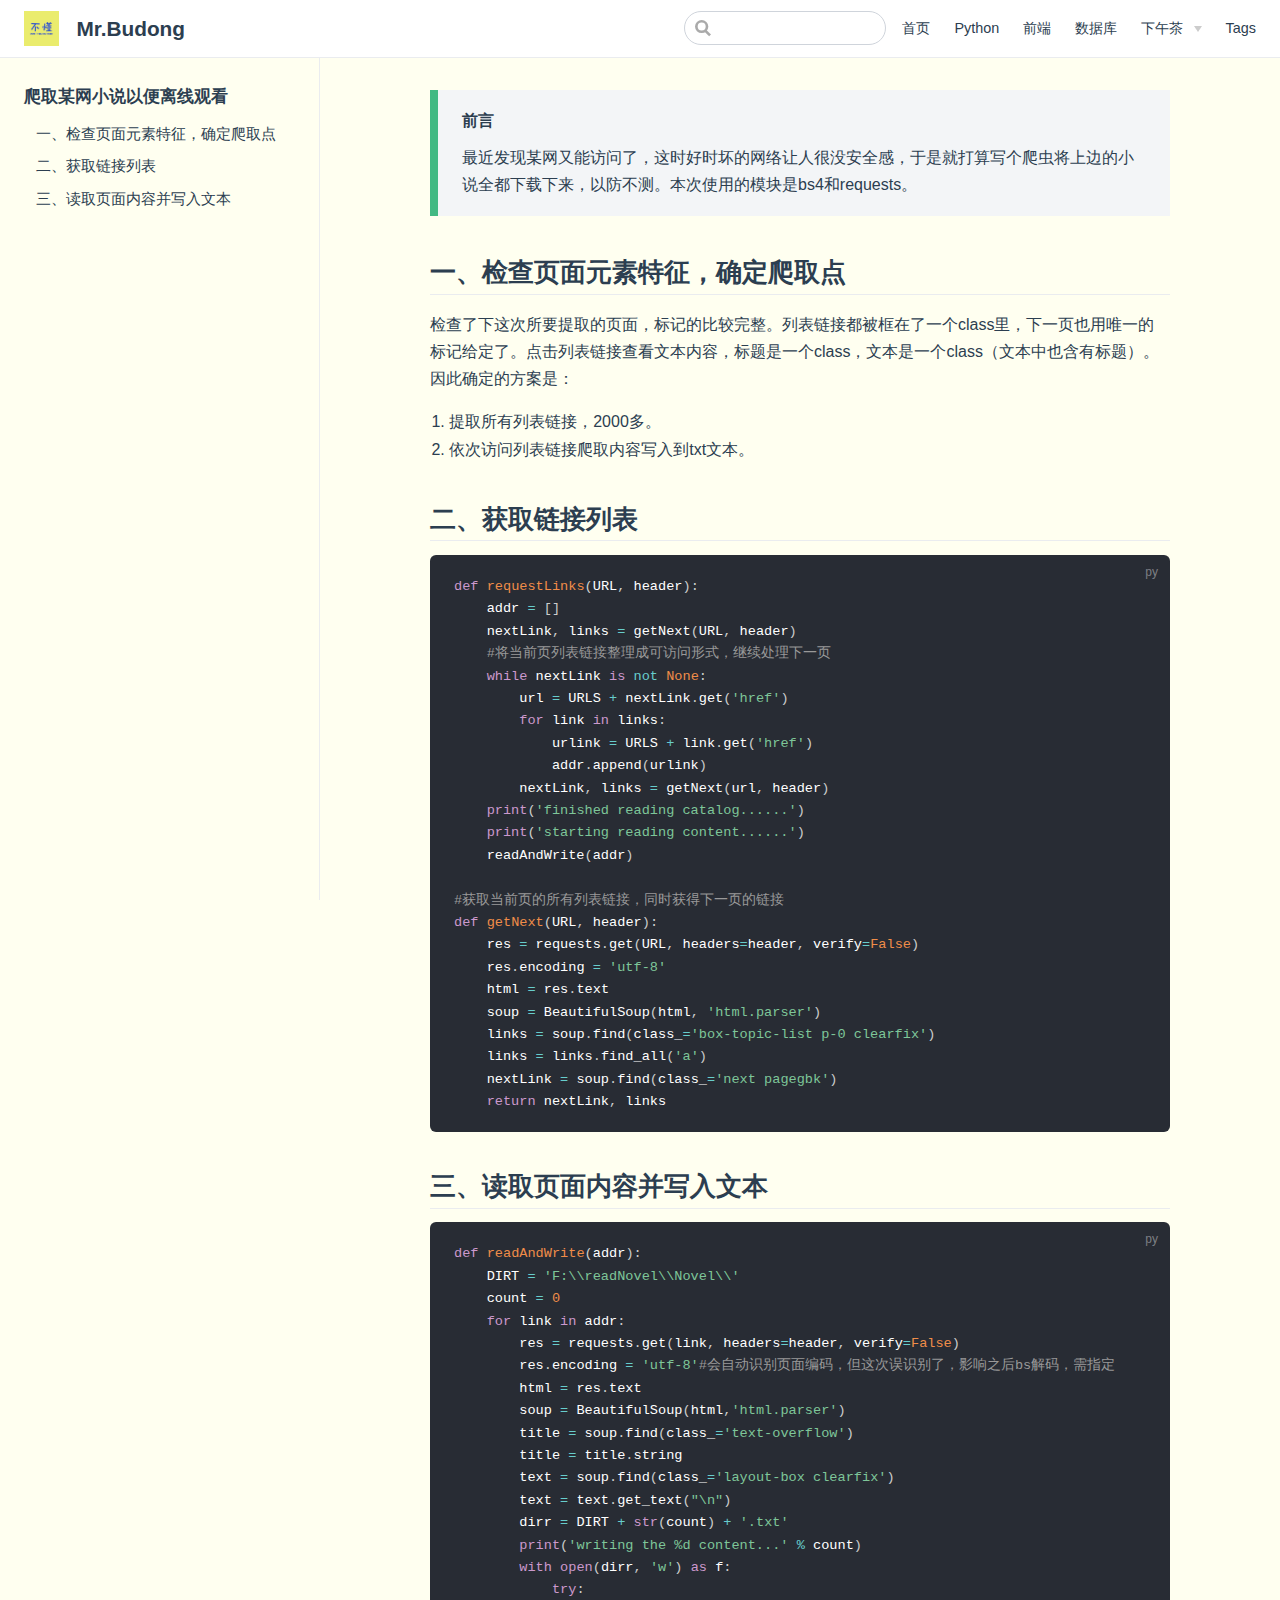
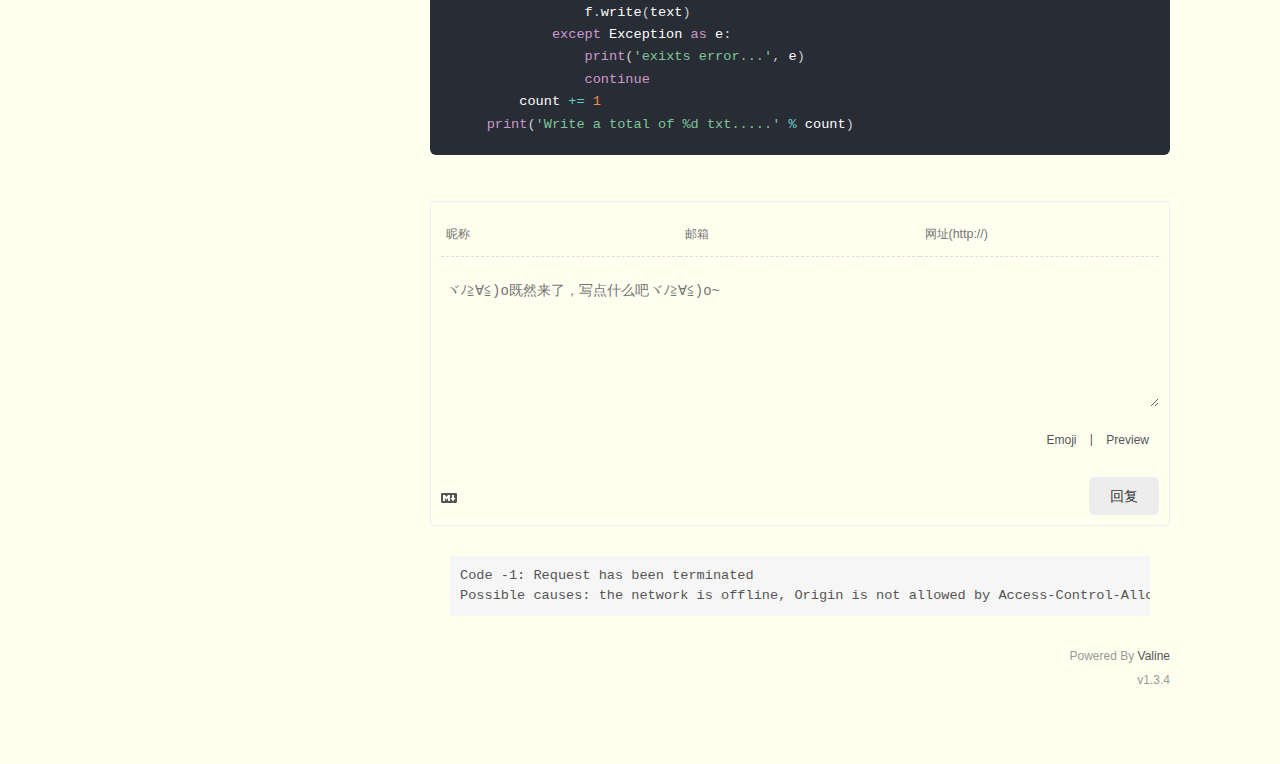
<file: views/Python/爬取某网小说以便离线观看.html>
<!DOCTYPE html>
<html lang="en-US">
  <head>
    <meta charset="utf-8">
    <meta name="viewport" content="width=device-width,initial-scale=1">
    <title>爬取某网小说以便离线观看 | Mr.Budong</title>
    <meta name="description" content="我的个人网站">
    <link rel="icon" href="/images/icon.jpg">
    
    <link rel="preload" href="/assets/css/0.styles.a4437f59.css" as="style"><link rel="preload" href="/assets/js/app.4bd150c2.js" as="script"><link rel="preload" href="/assets/js/15.c36444c8.js" as="script"><link rel="prefetch" href="/assets/js/10.43c398c5.js"><link rel="prefetch" href="/assets/js/11.912a04c5.js"><link rel="prefetch" href="/assets/js/12.c8405cfc.js"><link rel="prefetch" href="/assets/js/13.d5854900.js"><link rel="prefetch" href="/assets/js/14.ef1f2d42.js"><link rel="prefetch" href="/assets/js/16.673741c6.js"><link rel="prefetch" href="/assets/js/17.547b34ed.js"><link rel="prefetch" href="/assets/js/18.a21d7610.js"><link rel="prefetch" href="/assets/js/3.9aafe3d7.js"><link rel="prefetch" href="/assets/js/4.7ab719a0.js"><link rel="prefetch" href="/assets/js/5.e8ed756b.js"><link rel="prefetch" href="/assets/js/6.6c8a3b0f.js"><link rel="prefetch" href="/assets/js/7.2edbcf59.js"><link rel="prefetch" href="/assets/js/8.119d4fa7.js"><link rel="prefetch" href="/assets/js/9.41efc355.js"><link rel="prefetch" href="/assets/js/vendors~docsearch.48dab20b.js">
    <link rel="stylesheet" href="/assets/css/0.styles.a4437f59.css">
  </head>
  <body>
    <div id="app" data-server-rendered="true"><div class="theme-container"><header class="navbar"><div class="sidebar-button"><svg xmlns="http://www.w3.org/2000/svg" aria-hidden="true" role="img" viewBox="0 0 448 512" class="icon"><path fill="currentColor" d="M436 124H12c-6.627 0-12-5.373-12-12V80c0-6.627 5.373-12 12-12h424c6.627 0 12 5.373 12 12v32c0 6.627-5.373 12-12 12zm0 160H12c-6.627 0-12-5.373-12-12v-32c0-6.627 5.373-12 12-12h424c6.627 0 12 5.373 12 12v32c0 6.627-5.373 12-12 12zm0 160H12c-6.627 0-12-5.373-12-12v-32c0-6.627 5.373-12 12-12h424c6.627 0 12 5.373 12 12v32c0 6.627-5.373 12-12 12z"></path></svg></div> <a href="/" class="home-link router-link-active"><img src="/images/icon.jpg" alt="Mr.Budong" class="logo"> <span class="site-name can-hide">Mr.Budong</span></a> <div class="links" style="max-width:nullpx;"><div class="search-box"><input aria-label="Search" autocomplete="off" spellcheck="false" value=""> <!----></div> <nav class="nav-links can-hide"><div class="nav-item"><a href="/" class="nav-link">首页</a></div><div class="nav-item"><a href="/Python/Python.html" class="nav-link">Python</a></div><div class="nav-item"><a href="/Javascript/qianduan.html" class="nav-link">前端</a></div><div class="nav-item"><a href="/DB/DB.html" class="nav-link">数据库</a></div><div class="nav-item"><div class="dropdown-wrapper"><a class="dropdown-title"><span class="title">下午茶</span> <span class="arrow right"></span></a> <ul class="nav-dropdown" style="display:none;"><li class="dropdown-item"><!----> <a href="/Why/book.html" class="nav-link">影音书</a></li><li class="dropdown-item"><!----> <a href="/Why/think.html" class="nav-link">有感</a></li></ul></div></div><div class="nav-item"><a href="/tags/" class="nav-link">Tags</a></div> <!----></nav></div></header> <div class="sidebar-mask"></div> <div class="sidebar"><nav class="nav-links"><div class="nav-item"><a href="/" class="nav-link">首页</a></div><div class="nav-item"><a href="/Python/Python.html" class="nav-link">Python</a></div><div class="nav-item"><a href="/Javascript/qianduan.html" class="nav-link">前端</a></div><div class="nav-item"><a href="/DB/DB.html" class="nav-link">数据库</a></div><div class="nav-item"><div class="dropdown-wrapper"><a class="dropdown-title"><span class="title">下午茶</span> <span class="arrow right"></span></a> <ul class="nav-dropdown" style="display:none;"><li class="dropdown-item"><!----> <a href="/Why/book.html" class="nav-link">影音书</a></li><li class="dropdown-item"><!----> <a href="/Why/think.html" class="nav-link">有感</a></li></ul></div></div><div class="nav-item"><a href="/tags/" class="nav-link">Tags</a></div> <!----></nav>  <ul class="sidebar-links"><li><div class="sidebar-group first"><p class="sidebar-heading open"><span>爬取某网小说以便离线观看</span> <!----></p> <ul class="sidebar-group-items"><li><a href="/views/Python/%E7%88%AC%E5%8F%96%E6%9F%90%E7%BD%91%E5%B0%8F%E8%AF%B4%E4%BB%A5%E4%BE%BF%E7%A6%BB%E7%BA%BF%E8%A7%82%E7%9C%8B.html#一、检查页面元素特征，确定爬取点" class="sidebar-link">一、检查页面元素特征，确定爬取点</a><ul class="sidebar-sub-headers"></ul></li><li><a href="/views/Python/%E7%88%AC%E5%8F%96%E6%9F%90%E7%BD%91%E5%B0%8F%E8%AF%B4%E4%BB%A5%E4%BE%BF%E7%A6%BB%E7%BA%BF%E8%A7%82%E7%9C%8B.html#二、获取链接列表" class="sidebar-link">二、获取链接列表</a><ul class="sidebar-sub-headers"></ul></li><li><a href="/views/Python/%E7%88%AC%E5%8F%96%E6%9F%90%E7%BD%91%E5%B0%8F%E8%AF%B4%E4%BB%A5%E4%BE%BF%E7%A6%BB%E7%BA%BF%E8%A7%82%E7%9C%8B.html#三、读取页面内容并写入文本" class="sidebar-link">三、读取页面内容并写入文本</a><ul class="sidebar-sub-headers"></ul></li></ul></div></li></ul> </div> <div class="page"> <div class="content"><div class="tip custom-block"><p class="custom-block-title">前言</p> <p>最近发现某网又能访问了，这时好时坏的网络让人很没安全感，于是就打算写个爬虫将上边的小说全都下载下来，以防不测。本次使用的模块是bs4和requests。</p></div> <h2 id="一、检查页面元素特征，确定爬取点"><a href="#一、检查页面元素特征，确定爬取点" aria-hidden="true" class="header-anchor">#</a> 一、检查页面元素特征，确定爬取点</h2> <p>检查了下这次所要提取的页面，标记的比较完整。列表链接都被框在了一个class里，下一页也用唯一的标记给定了。点击列表链接查看文本内容，标题是一个class，文本是一个class（文本中也含有标题）。因此确定的方案是：</p> <ol><li>提取所有列表链接，2000多。</li> <li>依次访问列表链接爬取内容写入到txt文本。</li></ol> <h2 id="二、获取链接列表"><a href="#二、获取链接列表" aria-hidden="true" class="header-anchor">#</a> 二、获取链接列表</h2> <div class="language-python extra-class"><pre class="language-python"><code><span class="token keyword">def</span> <span class="token function">requestLinks</span><span class="token punctuation">(</span>URL<span class="token punctuation">,</span> header<span class="token punctuation">)</span><span class="token punctuation">:</span>
    addr <span class="token operator">=</span> <span class="token punctuation">[</span><span class="token punctuation">]</span>
    nextLink<span class="token punctuation">,</span> links <span class="token operator">=</span> getNext<span class="token punctuation">(</span>URL<span class="token punctuation">,</span> header<span class="token punctuation">)</span>
    <span class="token comment">#将当前页列表链接整理成可访问形式，继续处理下一页</span>
    <span class="token keyword">while</span> nextLink <span class="token keyword">is</span> <span class="token operator">not</span> <span class="token boolean">None</span><span class="token punctuation">:</span>
        url <span class="token operator">=</span> URLS <span class="token operator">+</span> nextLink<span class="token punctuation">.</span>get<span class="token punctuation">(</span><span class="token string">'href'</span><span class="token punctuation">)</span>
        <span class="token keyword">for</span> link <span class="token keyword">in</span> links<span class="token punctuation">:</span>
            urlink <span class="token operator">=</span> URLS <span class="token operator">+</span> link<span class="token punctuation">.</span>get<span class="token punctuation">(</span><span class="token string">'href'</span><span class="token punctuation">)</span>
            addr<span class="token punctuation">.</span>append<span class="token punctuation">(</span>urlink<span class="token punctuation">)</span>
        nextLink<span class="token punctuation">,</span> links <span class="token operator">=</span> getNext<span class="token punctuation">(</span>url<span class="token punctuation">,</span> header<span class="token punctuation">)</span>
    <span class="token keyword">print</span><span class="token punctuation">(</span><span class="token string">'finished reading catalog......'</span><span class="token punctuation">)</span>
    <span class="token keyword">print</span><span class="token punctuation">(</span><span class="token string">'starting reading content......'</span><span class="token punctuation">)</span>
    readAndWrite<span class="token punctuation">(</span>addr<span class="token punctuation">)</span>

<span class="token comment">#获取当前页的所有列表链接，同时获得下一页的链接</span>
<span class="token keyword">def</span> <span class="token function">getNext</span><span class="token punctuation">(</span>URL<span class="token punctuation">,</span> header<span class="token punctuation">)</span><span class="token punctuation">:</span>
    res <span class="token operator">=</span> requests<span class="token punctuation">.</span>get<span class="token punctuation">(</span>URL<span class="token punctuation">,</span> headers<span class="token operator">=</span>header<span class="token punctuation">,</span> verify<span class="token operator">=</span><span class="token boolean">False</span><span class="token punctuation">)</span>
    res<span class="token punctuation">.</span>encoding <span class="token operator">=</span> <span class="token string">'utf-8'</span>
    html <span class="token operator">=</span> res<span class="token punctuation">.</span>text
    soup <span class="token operator">=</span> BeautifulSoup<span class="token punctuation">(</span>html<span class="token punctuation">,</span> <span class="token string">'html.parser'</span><span class="token punctuation">)</span>
    links <span class="token operator">=</span> soup<span class="token punctuation">.</span>find<span class="token punctuation">(</span>class_<span class="token operator">=</span><span class="token string">'box-topic-list p-0 clearfix'</span><span class="token punctuation">)</span>
    links <span class="token operator">=</span> links<span class="token punctuation">.</span>find_all<span class="token punctuation">(</span><span class="token string">'a'</span><span class="token punctuation">)</span>
    nextLink <span class="token operator">=</span> soup<span class="token punctuation">.</span>find<span class="token punctuation">(</span>class_<span class="token operator">=</span><span class="token string">'next pagegbk'</span><span class="token punctuation">)</span>
    <span class="token keyword">return</span> nextLink<span class="token punctuation">,</span> links
</code></pre></div><h2 id="三、读取页面内容并写入文本"><a href="#三、读取页面内容并写入文本" aria-hidden="true" class="header-anchor">#</a> 三、读取页面内容并写入文本</h2> <div class="language-python extra-class"><pre class="language-python"><code><span class="token keyword">def</span> <span class="token function">readAndWrite</span><span class="token punctuation">(</span>addr<span class="token punctuation">)</span><span class="token punctuation">:</span>
    DIRT <span class="token operator">=</span> <span class="token string">'F:\\readNovel\\Novel\\'</span>
    count <span class="token operator">=</span> <span class="token number">0</span>
    <span class="token keyword">for</span> link <span class="token keyword">in</span> addr<span class="token punctuation">:</span>
        res <span class="token operator">=</span> requests<span class="token punctuation">.</span>get<span class="token punctuation">(</span>link<span class="token punctuation">,</span> headers<span class="token operator">=</span>header<span class="token punctuation">,</span> verify<span class="token operator">=</span><span class="token boolean">False</span><span class="token punctuation">)</span>
        res<span class="token punctuation">.</span>encoding <span class="token operator">=</span> <span class="token string">'utf-8'</span><span class="token comment">#会自动识别页面编码，但这次误识别了，影响之后bs解码，需指定</span>
        html <span class="token operator">=</span> res<span class="token punctuation">.</span>text
        soup <span class="token operator">=</span> BeautifulSoup<span class="token punctuation">(</span>html<span class="token punctuation">,</span><span class="token string">'html.parser'</span><span class="token punctuation">)</span>
        title <span class="token operator">=</span> soup<span class="token punctuation">.</span>find<span class="token punctuation">(</span>class_<span class="token operator">=</span><span class="token string">'text-overflow'</span><span class="token punctuation">)</span>
        title <span class="token operator">=</span> title<span class="token punctuation">.</span>string
        text <span class="token operator">=</span> soup<span class="token punctuation">.</span>find<span class="token punctuation">(</span>class_<span class="token operator">=</span><span class="token string">'layout-box clearfix'</span><span class="token punctuation">)</span>
        text <span class="token operator">=</span> text<span class="token punctuation">.</span>get_text<span class="token punctuation">(</span><span class="token string">&quot;\n&quot;</span><span class="token punctuation">)</span>
        dirr <span class="token operator">=</span> DIRT <span class="token operator">+</span> <span class="token builtin">str</span><span class="token punctuation">(</span>count<span class="token punctuation">)</span> <span class="token operator">+</span> <span class="token string">'.txt'</span>
        <span class="token keyword">print</span><span class="token punctuation">(</span><span class="token string">'writing the %d content...'</span> <span class="token operator">%</span> count<span class="token punctuation">)</span>
        <span class="token keyword">with</span> <span class="token builtin">open</span><span class="token punctuation">(</span>dirr<span class="token punctuation">,</span> <span class="token string">'w'</span><span class="token punctuation">)</span> <span class="token keyword">as</span> f<span class="token punctuation">:</span>
            <span class="token keyword">try</span><span class="token punctuation">:</span>
                f<span class="token punctuation">.</span>write<span class="token punctuation">(</span>text<span class="token punctuation">)</span>
            <span class="token keyword">except</span> Exception <span class="token keyword">as</span> e<span class="token punctuation">:</span>
                <span class="token keyword">print</span><span class="token punctuation">(</span><span class="token string">'exixts error...'</span><span class="token punctuation">,</span> e<span class="token punctuation">)</span>
                <span class="token keyword">continue</span>
        count <span class="token operator">+=</span> <span class="token number">1</span>
    <span class="token keyword">print</span><span class="token punctuation">(</span><span class="token string">'Write a total of %d txt.....'</span> <span class="token operator">%</span> count<span class="token punctuation">)</span>
</code></pre></div></div> <!----> <div id="valine" data-v-4481aedc></div> <!----> <div class="page-edit"><!----> <!----></div> <!----> </div> <!----></div></div>
    <script src="/assets/js/15.c36444c8.js" defer></script><script src="/assets/js/app.4bd150c2.js" defer></script>
  </body>
</html>
</file>
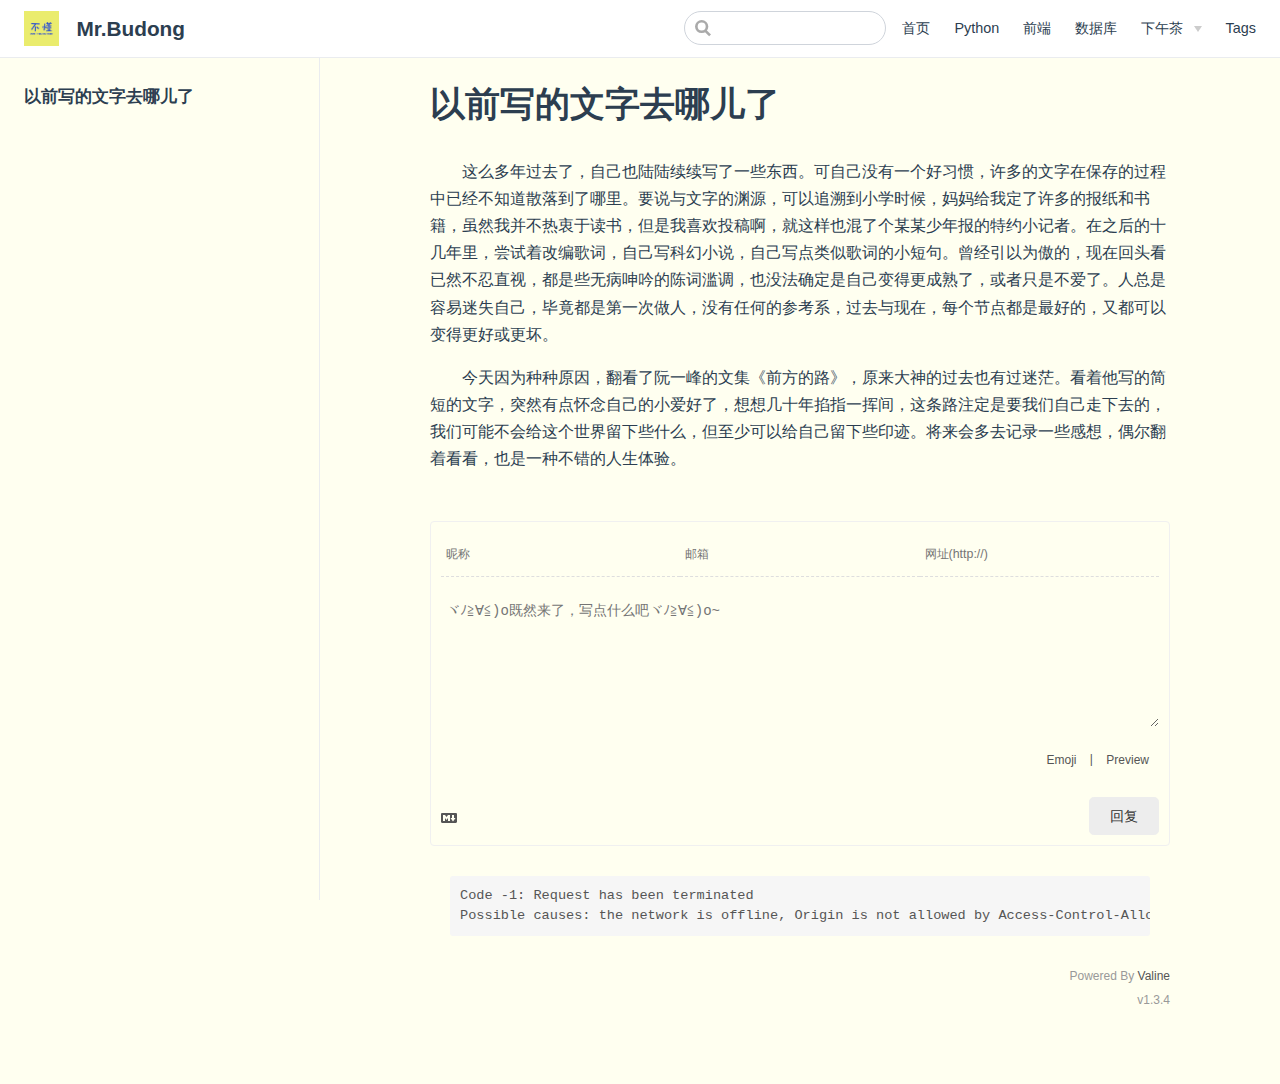
<file: views/Why/think/以前写的文字去哪儿了.html>
<!DOCTYPE html>
<html lang="en-US">
  <head>
    <meta charset="utf-8">
    <meta name="viewport" content="width=device-width,initial-scale=1">
    <title>以前写的文字去哪儿了 | Mr.Budong</title>
    <meta name="description" content="我的个人网站">
    <link rel="icon" href="/images/icon.jpg">
    
    <link rel="preload" href="/assets/css/0.styles.a4437f59.css" as="style"><link rel="preload" href="/assets/js/app.4bd150c2.js" as="script"><link rel="preload" href="/assets/js/16.673741c6.js" as="script"><link rel="prefetch" href="/assets/js/10.43c398c5.js"><link rel="prefetch" href="/assets/js/11.912a04c5.js"><link rel="prefetch" href="/assets/js/12.c8405cfc.js"><link rel="prefetch" href="/assets/js/13.d5854900.js"><link rel="prefetch" href="/assets/js/14.ef1f2d42.js"><link rel="prefetch" href="/assets/js/15.c36444c8.js"><link rel="prefetch" href="/assets/js/17.547b34ed.js"><link rel="prefetch" href="/assets/js/18.a21d7610.js"><link rel="prefetch" href="/assets/js/3.9aafe3d7.js"><link rel="prefetch" href="/assets/js/4.7ab719a0.js"><link rel="prefetch" href="/assets/js/5.e8ed756b.js"><link rel="prefetch" href="/assets/js/6.6c8a3b0f.js"><link rel="prefetch" href="/assets/js/7.2edbcf59.js"><link rel="prefetch" href="/assets/js/8.119d4fa7.js"><link rel="prefetch" href="/assets/js/9.41efc355.js"><link rel="prefetch" href="/assets/js/vendors~docsearch.48dab20b.js">
    <link rel="stylesheet" href="/assets/css/0.styles.a4437f59.css">
  </head>
  <body>
    <div id="app" data-server-rendered="true"><div class="theme-container"><header class="navbar"><div class="sidebar-button"><svg xmlns="http://www.w3.org/2000/svg" aria-hidden="true" role="img" viewBox="0 0 448 512" class="icon"><path fill="currentColor" d="M436 124H12c-6.627 0-12-5.373-12-12V80c0-6.627 5.373-12 12-12h424c6.627 0 12 5.373 12 12v32c0 6.627-5.373 12-12 12zm0 160H12c-6.627 0-12-5.373-12-12v-32c0-6.627 5.373-12 12-12h424c6.627 0 12 5.373 12 12v32c0 6.627-5.373 12-12 12zm0 160H12c-6.627 0-12-5.373-12-12v-32c0-6.627 5.373-12 12-12h424c6.627 0 12 5.373 12 12v32c0 6.627-5.373 12-12 12z"></path></svg></div> <a href="/" class="home-link router-link-active"><img src="/images/icon.jpg" alt="Mr.Budong" class="logo"> <span class="site-name can-hide">Mr.Budong</span></a> <div class="links" style="max-width:nullpx;"><div class="search-box"><input aria-label="Search" autocomplete="off" spellcheck="false" value=""> <!----></div> <nav class="nav-links can-hide"><div class="nav-item"><a href="/" class="nav-link">首页</a></div><div class="nav-item"><a href="/Python/Python.html" class="nav-link">Python</a></div><div class="nav-item"><a href="/Javascript/qianduan.html" class="nav-link">前端</a></div><div class="nav-item"><a href="/DB/DB.html" class="nav-link">数据库</a></div><div class="nav-item"><div class="dropdown-wrapper"><a class="dropdown-title"><span class="title">下午茶</span> <span class="arrow right"></span></a> <ul class="nav-dropdown" style="display:none;"><li class="dropdown-item"><!----> <a href="/Why/book.html" class="nav-link">影音书</a></li><li class="dropdown-item"><!----> <a href="/Why/think.html" class="nav-link">有感</a></li></ul></div></div><div class="nav-item"><a href="/tags/" class="nav-link">Tags</a></div> <!----></nav></div></header> <div class="sidebar-mask"></div> <div class="sidebar"><nav class="nav-links"><div class="nav-item"><a href="/" class="nav-link">首页</a></div><div class="nav-item"><a href="/Python/Python.html" class="nav-link">Python</a></div><div class="nav-item"><a href="/Javascript/qianduan.html" class="nav-link">前端</a></div><div class="nav-item"><a href="/DB/DB.html" class="nav-link">数据库</a></div><div class="nav-item"><div class="dropdown-wrapper"><a class="dropdown-title"><span class="title">下午茶</span> <span class="arrow right"></span></a> <ul class="nav-dropdown" style="display:none;"><li class="dropdown-item"><!----> <a href="/Why/book.html" class="nav-link">影音书</a></li><li class="dropdown-item"><!----> <a href="/Why/think.html" class="nav-link">有感</a></li></ul></div></div><div class="nav-item"><a href="/tags/" class="nav-link">Tags</a></div> <!----></nav>  <ul class="sidebar-links"><li><div class="sidebar-group first"><p class="sidebar-heading open"><span>以前写的文字去哪儿了</span> <!----></p> <ul class="sidebar-group-items"></ul></div></li></ul> </div> <div class="page"> <div class="content"><h1 id="以前写的文字去哪儿了"><a href="#以前写的文字去哪儿了" aria-hidden="true" class="header-anchor">#</a> 以前写的文字去哪儿了</h1> <p>  这么多年过去了，自己也陆陆续续写了一些东西。可自己没有一个好习惯，许多的文字在保存的过程中已经不知道散落到了哪里。要说与文字的渊源，可以追溯到小学时候，妈妈给我定了许多的报纸和书籍，虽然我并不热衷于读书，但是我喜欢投稿啊，就这样也混了个某某少年报的特约小记者。在之后的十几年里，尝试着改编歌词，自己写科幻小说，自己写点类似歌词的小短句。曾经引以为傲的，现在回头看已然不忍直视，都是些无病呻吟的陈词滥调，也没法确定是自己变得更成熟了，或者只是不爱了。人总是容易迷失自己，毕竟都是第一次做人，没有任何的参考系，过去与现在，每个节点都是最好的，又都可以变得更好或更坏。</p> <p>  今天因为种种原因，翻看了阮一峰的文集《前方的路》，原来大神的过去也有过迷茫。看着他写的简短的文字，突然有点怀念自己的小爱好了，想想几十年掐指一挥间，这条路注定是要我们自己走下去的，我们可能不会给这个世界留下些什么，但至少可以给自己留下些印迹。将来会多去记录一些感想，偶尔翻着看看，也是一种不错的人生体验。</p></div> <!----> <div id="valine" data-v-4481aedc></div> <!----> <div class="page-edit"><!----> <!----></div> <!----> </div> <!----></div></div>
    <script src="/assets/js/16.673741c6.js" defer></script><script src="/assets/js/app.4bd150c2.js" defer></script>
  </body>
</html>
</file>
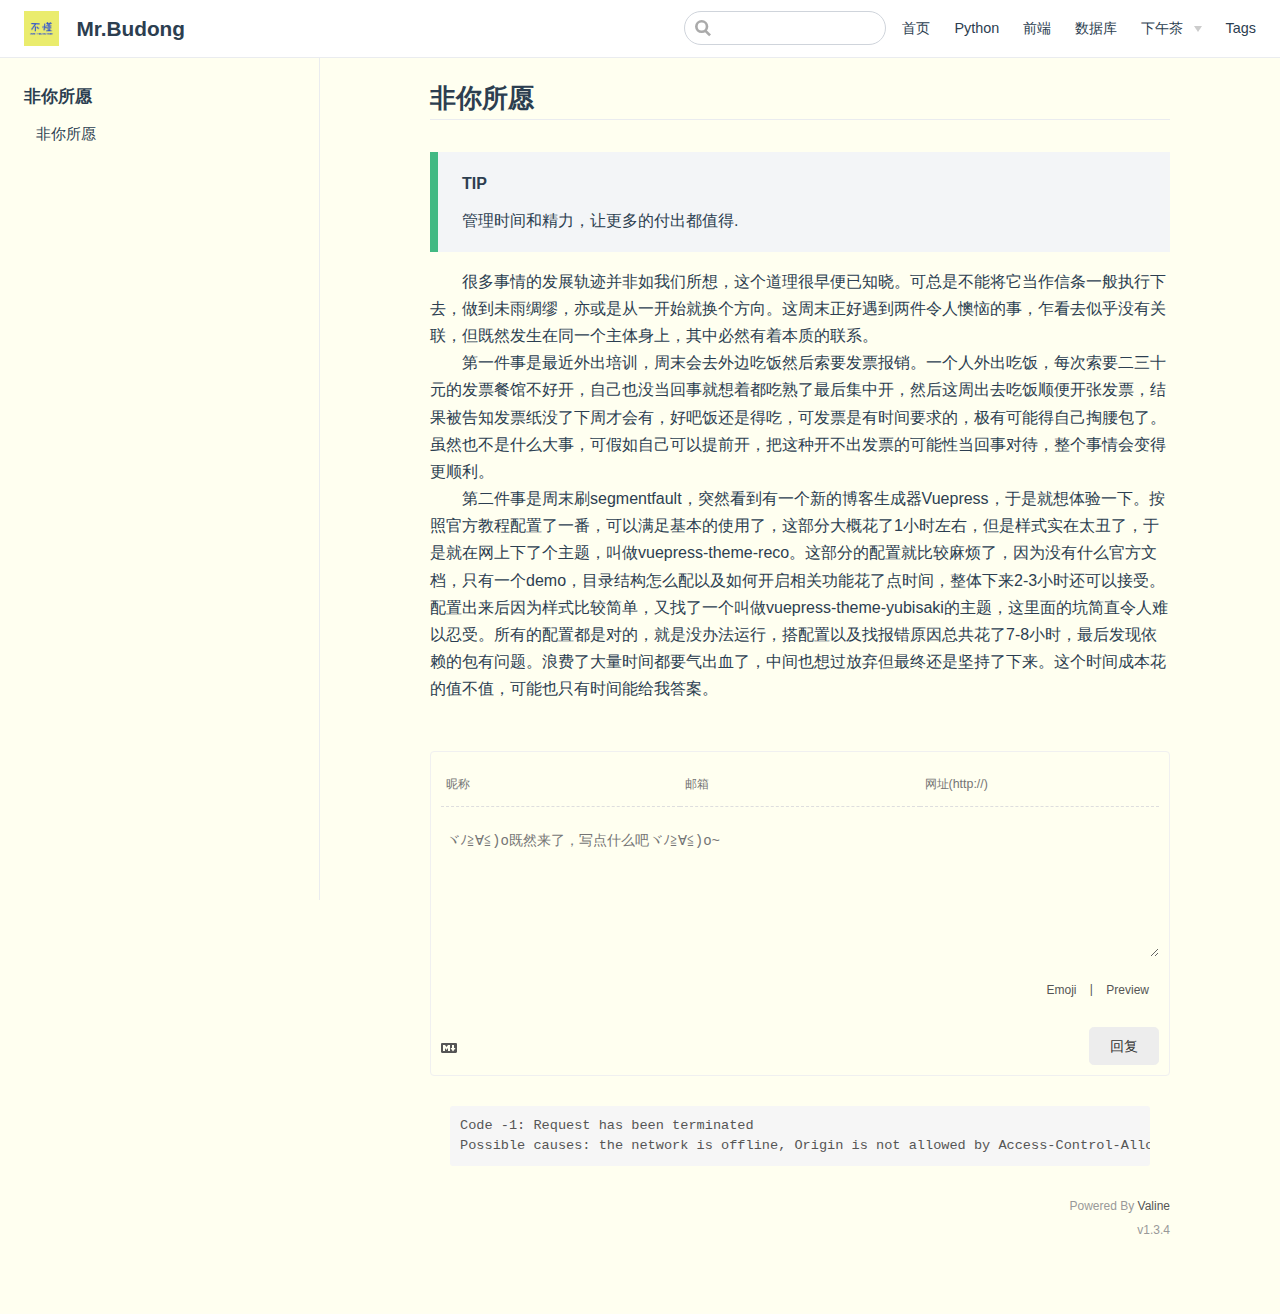
<file: views/Why/think/非你所愿.html>
<!DOCTYPE html>
<html lang="en-US">
  <head>
    <meta charset="utf-8">
    <meta name="viewport" content="width=device-width,initial-scale=1">
    <title>非你所愿 | Mr.Budong</title>
    <meta name="description" content="我的个人网站">
    <link rel="icon" href="/images/icon.jpg">
    
    <link rel="preload" href="/assets/css/0.styles.a4437f59.css" as="style"><link rel="preload" href="/assets/js/app.4bd150c2.js" as="script"><link rel="preload" href="/assets/js/17.547b34ed.js" as="script"><link rel="prefetch" href="/assets/js/10.43c398c5.js"><link rel="prefetch" href="/assets/js/11.912a04c5.js"><link rel="prefetch" href="/assets/js/12.c8405cfc.js"><link rel="prefetch" href="/assets/js/13.d5854900.js"><link rel="prefetch" href="/assets/js/14.ef1f2d42.js"><link rel="prefetch" href="/assets/js/15.c36444c8.js"><link rel="prefetch" href="/assets/js/16.673741c6.js"><link rel="prefetch" href="/assets/js/18.a21d7610.js"><link rel="prefetch" href="/assets/js/3.9aafe3d7.js"><link rel="prefetch" href="/assets/js/4.7ab719a0.js"><link rel="prefetch" href="/assets/js/5.e8ed756b.js"><link rel="prefetch" href="/assets/js/6.6c8a3b0f.js"><link rel="prefetch" href="/assets/js/7.2edbcf59.js"><link rel="prefetch" href="/assets/js/8.119d4fa7.js"><link rel="prefetch" href="/assets/js/9.41efc355.js"><link rel="prefetch" href="/assets/js/vendors~docsearch.48dab20b.js">
    <link rel="stylesheet" href="/assets/css/0.styles.a4437f59.css">
  </head>
  <body>
    <div id="app" data-server-rendered="true"><div class="theme-container"><header class="navbar"><div class="sidebar-button"><svg xmlns="http://www.w3.org/2000/svg" aria-hidden="true" role="img" viewBox="0 0 448 512" class="icon"><path fill="currentColor" d="M436 124H12c-6.627 0-12-5.373-12-12V80c0-6.627 5.373-12 12-12h424c6.627 0 12 5.373 12 12v32c0 6.627-5.373 12-12 12zm0 160H12c-6.627 0-12-5.373-12-12v-32c0-6.627 5.373-12 12-12h424c6.627 0 12 5.373 12 12v32c0 6.627-5.373 12-12 12zm0 160H12c-6.627 0-12-5.373-12-12v-32c0-6.627 5.373-12 12-12h424c6.627 0 12 5.373 12 12v32c0 6.627-5.373 12-12 12z"></path></svg></div> <a href="/" class="home-link router-link-active"><img src="/images/icon.jpg" alt="Mr.Budong" class="logo"> <span class="site-name can-hide">Mr.Budong</span></a> <div class="links" style="max-width:nullpx;"><div class="search-box"><input aria-label="Search" autocomplete="off" spellcheck="false" value=""> <!----></div> <nav class="nav-links can-hide"><div class="nav-item"><a href="/" class="nav-link">首页</a></div><div class="nav-item"><a href="/Python/Python.html" class="nav-link">Python</a></div><div class="nav-item"><a href="/Javascript/qianduan.html" class="nav-link">前端</a></div><div class="nav-item"><a href="/DB/DB.html" class="nav-link">数据库</a></div><div class="nav-item"><div class="dropdown-wrapper"><a class="dropdown-title"><span class="title">下午茶</span> <span class="arrow right"></span></a> <ul class="nav-dropdown" style="display:none;"><li class="dropdown-item"><!----> <a href="/Why/book.html" class="nav-link">影音书</a></li><li class="dropdown-item"><!----> <a href="/Why/think.html" class="nav-link">有感</a></li></ul></div></div><div class="nav-item"><a href="/tags/" class="nav-link">Tags</a></div> <!----></nav></div></header> <div class="sidebar-mask"></div> <div class="sidebar"><nav class="nav-links"><div class="nav-item"><a href="/" class="nav-link">首页</a></div><div class="nav-item"><a href="/Python/Python.html" class="nav-link">Python</a></div><div class="nav-item"><a href="/Javascript/qianduan.html" class="nav-link">前端</a></div><div class="nav-item"><a href="/DB/DB.html" class="nav-link">数据库</a></div><div class="nav-item"><div class="dropdown-wrapper"><a class="dropdown-title"><span class="title">下午茶</span> <span class="arrow right"></span></a> <ul class="nav-dropdown" style="display:none;"><li class="dropdown-item"><!----> <a href="/Why/book.html" class="nav-link">影音书</a></li><li class="dropdown-item"><!----> <a href="/Why/think.html" class="nav-link">有感</a></li></ul></div></div><div class="nav-item"><a href="/tags/" class="nav-link">Tags</a></div> <!----></nav>  <ul class="sidebar-links"><li><div class="sidebar-group first"><p class="sidebar-heading open"><span>非你所愿</span> <!----></p> <ul class="sidebar-group-items"><li><a href="/views/Why/think/%E9%9D%9E%E4%BD%A0%E6%89%80%E6%84%BF.html#非你所愿" class="sidebar-link">非你所愿</a><ul class="sidebar-sub-headers"></ul></li></ul></div></li></ul> </div> <div class="page"> <div class="content"><h2 id="非你所愿"><a href="#非你所愿" aria-hidden="true" class="header-anchor">#</a> 非你所愿</h2> <div class="tip custom-block"><p class="custom-block-title">TIP</p> <p>管理时间和精力，让更多的付出都值得.</p></div> <p>  很多事情的发展轨迹并非如我们所想，这个道理很早便已知晓。可总是不能将它当作信条一般执行下去，做到未雨绸缪，亦或是从一开始就换个方向。这周末正好遇到两件令人懊恼的事，乍看去似乎没有关联，但既然发生在同一个主体身上，其中必然有着本质的联系。<br>
  第一件事是最近外出培训，周末会去外边吃饭然后索要发票报销。一个人外出吃饭，每次索要二三十元的发票餐馆不好开，自己也没当回事就想着都吃熟了最后集中开，然后这周出去吃饭顺便开张发票，结果被告知发票纸没了下周才会有，好吧饭还是得吃，可发票是有时间要求的，极有可能得自己掏腰包了。虽然也不是什么大事，可假如自己可以提前开，把这种开不出发票的可能性当回事对待，整个事情会变得更顺利。<br>
  第二件事是周末刷segmentfault，突然看到有一个新的博客生成器Vuepress，于是就想体验一下。按照官方教程配置了一番，可以满足基本的使用了，这部分大概花了1小时左右，但是样式实在太丑了，于是就在网上下了个主题，叫做vuepress-theme-reco。这部分的配置就比较麻烦了，因为没有什么官方文档，只有一个demo，目录结构怎么配以及如何开启相关功能花了点时间，整体下来2-3小时还可以接受。配置出来后因为样式比较简单，又找了一个叫做vuepress-theme-yubisaki的主题，这里面的坑简直令人难以忍受。所有的配置都是对的，就是没办法运行，搭配置以及找报错原因总共花了7-8小时，最后发现依赖的包有问题。浪费了大量时间都要气出血了，中间也想过放弃但最终还是坚持了下来。这个时间成本花的值不值，可能也只有时间能给我答案。</p></div> <!----> <div id="valine" data-v-4481aedc></div> <!----> <div class="page-edit"><!----> <!----></div> <!----> </div> <!----></div></div>
    <script src="/assets/js/17.547b34ed.js" defer></script><script src="/assets/js/app.4bd150c2.js" defer></script>
  </body>
</html>
</file>
<file: assets/css/0.styles.a4437f59.css>
.home{padding:3.6rem 2rem 0;max-width:960px;margin:0 auto}.home .hero{text-align:center}.home .hero img{max-height:280px;display:block;margin:3rem auto 1.5rem}.home .hero h1{font-size:3rem}.home .hero .action,.home .hero .description,.home .hero h1{margin:1.8rem auto}.home .hero .description{max-width:35rem;font-size:1.6rem;line-height:1.3;color:#6a8bad}.home .hero .action-button{display:inline-block;font-size:1.2rem;color:#fff;background-color:#65c699;padding:.8rem 1.6rem;border-radius:4px;transition:background-color .1s ease;box-sizing:border-box;border-bottom:1px solid #4fbe8b}.home .hero .action-button:hover{background-color:#74cca3}.home .features{border-top:1px solid #eaecef;padding:1.2rem 0;margin-top:2.5rem;display:flex;flex-wrap:wrap;align-items:flex-start;align-content:stretch;justify-content:space-between}.home .feature{flex-grow:1;flex-basis:30%;max-width:30%}.home .feature h2{font-size:1.4rem;font-weight:500;border-bottom:none;padding-bottom:0;color:#3a5169}.home .feature p{color:#4e6e8e}.home .footer{padding:2.5rem;border-top:1px solid #eaecef;text-align:center;color:#4e6e8e}@media (max-width:719px){.home .features{flex-direction:column}.home .feature{max-width:100%;padding:0 2.5rem}}@media (max-width:419px){.home{padding-left:1.5rem;padding-right:1.5rem}.home .hero img{max-height:210px;margin:2rem auto 1.2rem}.home .hero h1{font-size:2rem}.home .hero .action,.home .hero .description,.home .hero h1{margin:1.2rem auto}.home .hero .description{font-size:1.2rem}.home .hero .action-button{font-size:1rem;padding:.6rem 1.2rem}.home .feature h2{font-size:1.25rem}}.searchbox{display:inline-block;position:relative;width:200px;height:32px!important;white-space:nowrap;box-sizing:border-box;visibility:visible!important}.searchbox .algolia-autocomplete{display:block;width:100%;height:100%}.searchbox__wrapper{width:100%;height:100%;z-index:999;position:relative}.searchbox__input{display:inline-block;box-sizing:border-box;transition:box-shadow .4s ease,background .4s ease;border:0;border-radius:16px;box-shadow:inset 0 0 0 1px #ccc;background:#fff!important;padding:0 26px 0 32px;width:100%;height:100%;vertical-align:middle;white-space:normal;font-size:12px;appearance:none}.searchbox__input::-webkit-search-cancel-button,.searchbox__input::-webkit-search-decoration,.searchbox__input::-webkit-search-results-button,.searchbox__input::-webkit-search-results-decoration{display:none}.searchbox__input:hover{box-shadow:inset 0 0 0 1px #b3b3b3}.searchbox__input:active,.searchbox__input:focus{outline:0;box-shadow:inset 0 0 0 1px #aaa;background:#fff}.searchbox__input:-ms-input-placeholder{color:#aaa}.searchbox__input::placeholder{color:#aaa}.searchbox__submit{position:absolute;top:0;margin:0;border:0;border-radius:16px 0 0 16px;background-color:rgba(69,142,225,0);padding:0;width:32px;height:100%;vertical-align:middle;text-align:center;font-size:inherit;user-select:none;right:inherit;left:0}.searchbox__submit:before{display:inline-block;margin-right:-4px;height:100%;vertical-align:middle;content:""}.searchbox__submit:active,.searchbox__submit:hover{cursor:pointer}.searchbox__submit:focus{outline:0}.searchbox__submit svg{width:14px;height:14px;vertical-align:middle;fill:#6d7e96}.searchbox__reset{display:block;position:absolute;top:8px;right:8px;margin:0;border:0;background:none;cursor:pointer;padding:0;font-size:inherit;user-select:none;fill:rgba(0,0,0,.5)}.searchbox__reset.hide{display:none}.searchbox__reset:focus{outline:0}.searchbox__reset svg{display:block;margin:4px;width:8px;height:8px}.searchbox__input:valid~.searchbox__reset{display:block;animation-name:sbx-reset-in;animation-duration:.15s}@keyframes sbx-reset-in{0%{transform:translate3d(-20%,0,0);opacity:0}to{transform:none;opacity:1}}.algolia-autocomplete.algolia-autocomplete-right .ds-dropdown-menu{right:0!important;left:inherit!important}.algolia-autocomplete.algolia-autocomplete-right .ds-dropdown-menu:before{right:48px}.algolia-autocomplete.algolia-autocomplete-left .ds-dropdown-menu{left:0!important;right:inherit!important}.algolia-autocomplete.algolia-autocomplete-left .ds-dropdown-menu:before{left:48px}.algolia-autocomplete .ds-dropdown-menu{top:-6px;border-radius:4px;margin:6px 0 0;padding:0;text-align:left;height:auto;position:relative;background:transparent;border:none;z-index:999;max-width:600px;min-width:500px;box-shadow:0 1px 0 0 rgba(0,0,0,.2),0 2px 3px 0 rgba(0,0,0,.1)}.algolia-autocomplete .ds-dropdown-menu:before{display:block;position:absolute;content:"";width:14px;height:14px;background:#fff;z-index:1000;top:-7px;border-top:1px solid #d9d9d9;border-right:1px solid #d9d9d9;transform:rotate(-45deg);border-radius:2px}.algolia-autocomplete .ds-dropdown-menu .ds-suggestions{position:relative;z-index:1000;margin-top:8px}.algolia-autocomplete .ds-dropdown-menu .ds-suggestions a:hover{text-decoration:none}.algolia-autocomplete .ds-dropdown-menu .ds-suggestion{cursor:pointer}.algolia-autocomplete .ds-dropdown-menu .ds-suggestion.ds-cursor .algolia-docsearch-suggestion.suggestion-layout-simple,.algolia-autocomplete .ds-dropdown-menu .ds-suggestion.ds-cursor .algolia-docsearch-suggestion:not(.suggestion-layout-simple) .algolia-docsearch-suggestion--content{background-color:rgba(69,142,225,.05)}.algolia-autocomplete .ds-dropdown-menu [class^=ds-dataset-]{position:relative;border:1px solid #d9d9d9;background:#fff;border-radius:4px;overflow:auto;padding:0 8px 8px}.algolia-autocomplete .ds-dropdown-menu *{box-sizing:border-box}.algolia-autocomplete .algolia-docsearch-suggestion{display:block;position:relative;padding:0 8px;background:#fff;color:#02060c;overflow:hidden}.algolia-autocomplete .algolia-docsearch-suggestion--highlight{color:#174d8c;background:rgba(143,187,237,.1);padding:.1em .05em}.algolia-autocomplete .algolia-docsearch-suggestion--category-header .algolia-docsearch-suggestion--category-header-lvl0 .algolia-docsearch-suggestion--highlight,.algolia-autocomplete .algolia-docsearch-suggestion--category-header .algolia-docsearch-suggestion--category-header-lvl1 .algolia-docsearch-suggestion--highlight,.algolia-autocomplete .algolia-docsearch-suggestion--text .algolia-docsearch-suggestion--highlight{padding:0 0 1px;background:inherit;box-shadow:inset 0 -2px 0 0 rgba(69,142,225,.8);color:inherit}.algolia-autocomplete .algolia-docsearch-suggestion--content{display:block;float:right;width:70%;position:relative;padding:5.33333px 0 5.33333px 10.66667px;cursor:pointer}.algolia-autocomplete .algolia-docsearch-suggestion--content:before{content:"";position:absolute;display:block;top:0;height:100%;width:1px;background:#ddd;left:-1px}.algolia-autocomplete .algolia-docsearch-suggestion--category-header{position:relative;border-bottom:1px solid #ddd;display:none;margin-top:8px;padding:4px 0;font-size:1em;color:#33363d}.algolia-autocomplete .algolia-docsearch-suggestion--wrapper{width:100%;float:left;padding:8px 0 0}.algolia-autocomplete .algolia-docsearch-suggestion--subcategory-column{float:left;width:30%;text-align:right;position:relative;padding:5.33333px 10.66667px;color:#a4a7ae;font-size:.9em;word-wrap:break-word}.algolia-autocomplete .algolia-docsearch-suggestion--subcategory-column:before{content:"";position:absolute;display:block;top:0;height:100%;width:1px;background:#ddd;right:0}.algolia-autocomplete .algolia-docsearch-suggestion--subcategory-inline{display:none}.algolia-autocomplete .algolia-docsearch-suggestion--title{margin-bottom:4px;color:#02060c;font-size:.9em;font-weight:700}.algolia-autocomplete .algolia-docsearch-suggestion--text{display:block;line-height:1.2em;font-size:.85em;color:#63676d}.algolia-autocomplete .algolia-docsearch-suggestion--no-results{width:100%;padding:8px 0;text-align:center;font-size:1.2em}.algolia-autocomplete .algolia-docsearch-suggestion--no-results:before{display:none}.algolia-autocomplete .algolia-docsearch-suggestion code{padding:1px 5px;font-size:90%;border:none;color:#222;background-color:#ebebeb;border-radius:3px;font-family:Menlo,Monaco,Consolas,Courier New,monospace}.algolia-autocomplete .algolia-docsearch-suggestion code .algolia-docsearch-suggestion--highlight{background:none}.algolia-autocomplete .algolia-docsearch-suggestion.algolia-docsearch-suggestion__main .algolia-docsearch-suggestion--category-header,.algolia-autocomplete .algolia-docsearch-suggestion.algolia-docsearch-suggestion__secondary{display:block}@media (min-width:768px){.algolia-autocomplete .algolia-docsearch-suggestion .algolia-docsearch-suggestion--subcategory-column{display:block}}@media (max-width:768px){.algolia-autocomplete .algolia-docsearch-suggestion .algolia-docsearch-suggestion--subcategory-column{display:inline-block;width:auto;float:left;padding:0;color:#02060c;font-size:.9em;font-weight:700;text-align:left;opacity:.5}.algolia-autocomplete .algolia-docsearch-suggestion .algolia-docsearch-suggestion--subcategory-column:before{display:none}.algolia-autocomplete .algolia-docsearch-suggestion .algolia-docsearch-suggestion--subcategory-column:after{content:"|"}.algolia-autocomplete .algolia-docsearch-suggestion .algolia-docsearch-suggestion--content{display:inline-block;width:auto;text-align:left;float:left;padding:0}.algolia-autocomplete .algolia-docsearch-suggestion .algolia-docsearch-suggestion--content:before{display:none}}.algolia-autocomplete .suggestion-layout-simple.algolia-docsearch-suggestion{border-bottom:1px solid #eee;padding:8px;margin:0}.algolia-autocomplete .suggestion-layout-simple .algolia-docsearch-suggestion--content{width:100%;padding:0}.algolia-autocomplete .suggestion-layout-simple .algolia-docsearch-suggestion--content:before{display:none}.algolia-autocomplete .suggestion-layout-simple .algolia-docsearch-suggestion--category-header{margin:0;padding:0;display:block;width:100%;border:none}.algolia-autocomplete .suggestion-layout-simple .algolia-docsearch-suggestion--category-header-lvl0,.algolia-autocomplete .suggestion-layout-simple .algolia-docsearch-suggestion--category-header-lvl1{opacity:.6;font-size:.85em}.algolia-autocomplete .suggestion-layout-simple .algolia-docsearch-suggestion--category-header-lvl1:before{background-image:url('data:image/svg+xml;utf8,<svg width="10" height="10" viewBox="0 0 20 38" xmlns="http://www.w3.org/2000/svg"><path d="M1.49 4.31l14 16.126.002-2.624-14 16.074-1.314 1.51 3.017 2.626 1.313-1.508 14-16.075 1.142-1.313-1.14-1.313-14-16.125L3.2.18.18 2.8l1.31 1.51z" fill-rule="evenodd" fill="%231D3657" /></svg>');content:"";width:10px;height:10px;display:inline-block}.algolia-autocomplete .suggestion-layout-simple .algolia-docsearch-suggestion--wrapper{width:100%;float:left;margin:0;padding:0}.algolia-autocomplete .suggestion-layout-simple .algolia-docsearch-suggestion--duplicate-content,.algolia-autocomplete .suggestion-layout-simple .algolia-docsearch-suggestion--subcategory-inline{display:none!important}.algolia-autocomplete .suggestion-layout-simple .algolia-docsearch-suggestion--title{margin:0;color:#458ee1;font-size:.9em;font-weight:400}.algolia-autocomplete .suggestion-layout-simple .algolia-docsearch-suggestion--title:before{content:"#";font-weight:700;color:#458ee1;display:inline-block}.algolia-autocomplete .suggestion-layout-simple .algolia-docsearch-suggestion--text{margin:4px 0 0;display:block;line-height:1.4em;padding:5.33333px 8px;background:#f8f8f8;font-size:.85em;opacity:.8}.algolia-autocomplete .suggestion-layout-simple .algolia-docsearch-suggestion--text .algolia-docsearch-suggestion--highlight{color:#3f4145;font-weight:700;box-shadow:none}.algolia-autocomplete .algolia-docsearch-footer{width:134px;height:20px;z-index:2000;margin-top:10.66667px;float:right;font-size:0;line-height:0}.algolia-autocomplete .algolia-docsearch-footer--logo{background-image:url("data:image/svg+xml;charset=utf-8,%3Csvg width='168' height='24' xmlns='http://www.w3.org/2000/svg'%3E%3Cg fill='none' fill-rule='evenodd'%3E%3Cpath d='M78.988.938h16.594a2.968 2.968 0 0 1 2.966 2.966V20.5a2.967 2.967 0 0 1-2.966 2.964H78.988a2.967 2.967 0 0 1-2.966-2.964V3.897A2.961 2.961 0 0 1 78.988.938zm41.937 17.866c-4.386.02-4.386-3.54-4.386-4.106l-.007-13.336 2.675-.424v13.254c0 .322 0 2.358 1.718 2.364v2.248zm-10.846-2.18c.821 0 1.43-.047 1.855-.129v-2.719a6.334 6.334 0 0 0-1.574-.199 5.7 5.7 0 0 0-.897.069 2.699 2.699 0 0 0-.814.24c-.24.116-.439.28-.582.491-.15.212-.219.335-.219.656 0 .628.219.991.616 1.23s.938.362 1.615.362zm-.233-9.7c.883 0 1.629.109 2.231.328.602.218 1.088.525 1.444.915.363.396.609.922.76 1.483.157.56.232 1.175.232 1.85v6.874a32.5 32.5 0 0 1-1.868.314c-.834.123-1.772.185-2.813.185-.69 0-1.327-.069-1.895-.198a4.001 4.001 0 0 1-1.471-.636 3.085 3.085 0 0 1-.951-1.134c-.226-.465-.343-1.12-.343-1.803 0-.656.13-1.073.384-1.525a3.24 3.24 0 0 1 1.047-1.106c.445-.287.95-.492 1.532-.615a8.8 8.8 0 0 1 1.82-.185 8.404 8.404 0 0 1 1.972.24v-.438c0-.307-.035-.6-.11-.874a1.88 1.88 0 0 0-.384-.73 1.784 1.784 0 0 0-.724-.493 3.164 3.164 0 0 0-1.143-.205c-.616 0-1.177.075-1.69.164a7.735 7.735 0 0 0-1.26.307l-.321-2.192c.335-.117.834-.233 1.478-.349a10.98 10.98 0 0 1 2.073-.178zm52.842 9.626c.822 0 1.43-.048 1.854-.13V13.7a6.347 6.347 0 0 0-1.574-.199c-.294 0-.595.021-.896.069a2.7 2.7 0 0 0-.814.24 1.46 1.46 0 0 0-.582.491c-.15.212-.218.335-.218.656 0 .628.218.991.615 1.23.404.245.938.362 1.615.362zm-.226-9.694c.883 0 1.629.108 2.231.327.602.219 1.088.526 1.444.915.355.39.609.923.759 1.483a6.8 6.8 0 0 1 .233 1.852v6.873c-.41.088-1.034.19-1.868.314-.834.123-1.772.184-2.813.184-.69 0-1.327-.068-1.895-.198a4.001 4.001 0 0 1-1.471-.635 3.085 3.085 0 0 1-.951-1.134c-.226-.465-.343-1.12-.343-1.804 0-.656.13-1.073.384-1.524.26-.45.608-.82 1.047-1.107.445-.286.95-.491 1.532-.614a8.803 8.803 0 0 1 2.751-.13c.329.034.671.096 1.04.185v-.437a3.3 3.3 0 0 0-.109-.875 1.873 1.873 0 0 0-.384-.731 1.784 1.784 0 0 0-.724-.492 3.165 3.165 0 0 0-1.143-.205c-.616 0-1.177.075-1.69.164a7.75 7.75 0 0 0-1.26.307l-.321-2.193c.335-.116.834-.232 1.478-.348a11.633 11.633 0 0 1 2.073-.177zm-8.034-1.271a1.626 1.626 0 0 1-1.628-1.62c0-.895.725-1.62 1.628-1.62.904 0 1.63.725 1.63 1.62 0 .895-.733 1.62-1.63 1.62zm1.348 13.22h-2.689V7.27l2.69-.423v11.956zm-4.714 0c-4.386.02-4.386-3.54-4.386-4.107l-.008-13.336 2.676-.424v13.254c0 .322 0 2.358 1.718 2.364v2.248zm-8.698-5.903c0-1.156-.253-2.119-.746-2.788-.493-.677-1.183-1.01-2.067-1.01-.882 0-1.574.333-2.065 1.01-.493.676-.733 1.632-.733 2.788 0 1.168.246 1.953.74 2.63.492.683 1.183 1.018 2.066 1.018.882 0 1.574-.342 2.067-1.019.492-.683.738-1.46.738-2.63zm2.737-.007c0 .902-.13 1.584-.397 2.33a5.52 5.52 0 0 1-1.128 1.906 4.986 4.986 0 0 1-1.752 1.223c-.685.286-1.739.45-2.265.45-.528-.006-1.574-.157-2.252-.45a5.096 5.096 0 0 1-1.744-1.223c-.487-.527-.863-1.162-1.137-1.906a6.345 6.345 0 0 1-.41-2.33c0-.902.123-1.77.397-2.508a5.554 5.554 0 0 1 1.15-1.892 5.133 5.133 0 0 1 1.75-1.216c.679-.287 1.425-.423 2.232-.423.808 0 1.553.142 2.237.423a4.88 4.88 0 0 1 1.753 1.216 5.644 5.644 0 0 1 1.135 1.892c.287.738.431 1.606.431 2.508zm-20.138 0c0 1.12.246 2.363.738 2.882.493.52 1.13.78 1.91.78.424 0 .828-.062 1.204-.178.377-.116.677-.253.917-.417V9.33a10.476 10.476 0 0 0-1.766-.226c-.971-.028-1.71.37-2.23 1.004-.513.636-.773 1.75-.773 2.788zm7.438 5.274c0 1.824-.466 3.156-1.404 4.004-.936.846-2.367 1.27-4.296 1.27-.705 0-2.17-.137-3.34-.396l.431-2.118c.98.205 2.272.26 2.95.26 1.074 0 1.84-.219 2.299-.656.459-.437.684-1.086.684-1.948v-.437a8.07 8.07 0 0 1-1.047.397c-.43.13-.93.198-1.492.198-.739 0-1.41-.116-2.018-.349a4.206 4.206 0 0 1-1.567-1.025c-.431-.45-.774-1.017-1.013-1.694-.24-.677-.363-1.885-.363-2.773 0-.834.13-1.88.384-2.577.26-.696.629-1.298 1.129-1.796.493-.498 1.095-.881 1.8-1.162a6.605 6.605 0 0 1 2.428-.457c.87 0 1.67.109 2.45.24.78.129 1.444.265 1.985.415V18.17z' fill='%235468FF'/%3E%3Cpath d='M6.972 6.677v1.627c-.712-.446-1.52-.67-2.425-.67-.585 0-1.045.13-1.38.391a1.24 1.24 0 0 0-.502 1.03c0 .425.164.765.494 1.02.33.256.835.532 1.516.83.447.192.795.356 1.045.495.25.138.537.332.862.582.324.25.563.548.718.894.154.345.23.741.23 1.188 0 .947-.334 1.691-1.004 2.234-.67.542-1.537.814-2.601.814-1.18 0-2.16-.229-2.936-.686v-1.708c.84.628 1.814.942 2.92.942.585 0 1.048-.136 1.388-.407.34-.271.51-.646.51-1.125 0-.287-.1-.55-.302-.79-.203-.24-.42-.42-.655-.542-.234-.123-.585-.29-1.053-.503a61.27 61.27 0 0 1-.582-.271 13.67 13.67 0 0 1-.55-.287 4.275 4.275 0 0 1-.567-.351 6.92 6.92 0 0 1-.455-.4c-.18-.17-.31-.34-.39-.51-.08-.17-.155-.37-.224-.598a2.553 2.553 0 0 1-.104-.742c0-.915.333-1.638.998-2.17.664-.532 1.523-.798 2.576-.798.968 0 1.793.17 2.473.51zm7.468 5.696v-.287c-.022-.607-.187-1.088-.495-1.444-.309-.357-.75-.535-1.324-.535-.532 0-.99.194-1.373.583-.382.388-.622.949-.717 1.683h3.909zm1.005 2.792v1.404c-.596.34-1.383.51-2.362.51-1.255 0-2.255-.377-3-1.132-.744-.755-1.116-1.744-1.116-2.968 0-1.297.34-2.316 1.021-3.055.68-.74 1.548-1.11 2.6-1.11 1.033 0 1.852.323 2.458.966.606.644.91 1.572.91 2.784 0 .33-.033.676-.096 1.038h-5.314c.107.702.405 1.239.894 1.611.49.372 1.106.558 1.85.558.862 0 1.58-.202 2.155-.606zm6.605-1.77h-1.212c-.596 0-1.045.116-1.349.35-.303.234-.454.532-.454.894 0 .372.117.664.35.877.235.213.575.32 1.022.32.51 0 .912-.142 1.204-.424.293-.281.44-.651.44-1.108v-.91zm-4.068-2.554V9.325c.627-.361 1.457-.542 2.489-.542 2.116 0 3.175 1.026 3.175 3.08V17h-1.548v-.957c-.415.68-1.143 1.02-2.186 1.02-.766 0-1.38-.22-1.843-.661-.462-.442-.694-1.003-.694-1.684 0-.776.293-1.38.878-1.81.585-.431 1.404-.647 2.457-.647h1.34V11.8c0-.554-.133-.971-.399-1.253-.266-.282-.707-.423-1.324-.423a4.07 4.07 0 0 0-2.345.718zm9.333-1.93v1.42c.394-1 1.101-1.5 2.123-1.5.148 0 .313.016.494.048v1.531a1.885 1.885 0 0 0-.75-.143c-.542 0-.989.24-1.34.718-.351.479-.527 1.048-.527 1.707V17h-1.563V8.91h1.563zm5.01 4.084c.022.82.272 1.492.75 2.019.479.526 1.15.79 2.01.79.639 0 1.235-.176 1.788-.527v1.404c-.521.319-1.186.479-1.995.479-1.265 0-2.276-.4-3.031-1.197-.755-.798-1.133-1.792-1.133-2.984 0-1.16.38-2.151 1.14-2.975.761-.825 1.79-1.237 3.088-1.237.702 0 1.346.149 1.93.447v1.436a3.242 3.242 0 0 0-1.77-.495c-.84 0-1.513.266-2.019.798-.505.532-.758 1.213-.758 2.042zM40.24 5.72v4.579c.458-1 1.293-1.5 2.505-1.5.787 0 1.42.245 1.899.734.479.49.718 1.17.718 2.042V17h-1.564v-5.106c0-.553-.14-.98-.422-1.284-.282-.303-.652-.455-1.11-.455-.531 0-1.002.202-1.411.606-.41.405-.615 1.022-.615 1.851V17h-1.563V5.72h1.563zm14.966 10.02c.596 0 1.096-.253 1.5-.758.404-.506.606-1.157.606-1.955 0-.915-.202-1.62-.606-2.114-.404-.495-.92-.742-1.548-.742-.553 0-1.05.224-1.491.67-.442.447-.662 1.133-.662 2.058 0 .958.212 1.67.638 2.138.425.469.946.703 1.563.703zM53.004 5.72v4.42c.574-.894 1.388-1.341 2.44-1.341 1.022 0 1.857.383 2.506 1.149.649.766.973 1.781.973 3.047 0 1.138-.309 2.109-.925 2.912-.617.803-1.463 1.205-2.537 1.205-1.075 0-1.894-.447-2.457-1.34V17h-1.58V5.72h1.58zm9.908 11.104l-3.223-7.913h1.739l1.005 2.632 1.26 3.415c.096-.32.48-1.458 1.15-3.415l.909-2.632h1.66l-2.92 7.866c-.777 2.074-1.963 3.11-3.559 3.11a2.92 2.92 0 0 1-.734-.079v-1.34c.17.042.351.064.543.064 1.032 0 1.755-.57 2.17-1.708z' fill='%235D6494'/%3E%3Cpath d='M89.632 5.967v-.772a.978.978 0 0 0-.978-.977h-2.28a.978.978 0 0 0-.978.977v.793c0 .088.082.15.171.13a7.127 7.127 0 0 1 1.984-.28c.65 0 1.295.088 1.917.259.082.02.164-.04.164-.13m-6.248 1.01l-.39-.389a.977.977 0 0 0-1.382 0l-.465.465a.973.973 0 0 0 0 1.38l.383.383c.062.061.15.047.205-.014.226-.307.472-.601.746-.874.281-.28.568-.526.883-.751.068-.042.075-.137.02-.2m4.16 2.453v3.341c0 .096.104.165.192.117l2.97-1.537c.068-.034.089-.117.055-.184a3.695 3.695 0 0 0-3.08-1.866c-.068 0-.136.054-.136.13m0 8.048a4.489 4.489 0 0 1-4.49-4.482 4.488 4.488 0 0 1 4.49-4.482 4.488 4.488 0 0 1 4.489 4.482 4.484 4.484 0 0 1-4.49 4.482m0-10.85a6.363 6.363 0 1 0 0 12.729 6.37 6.37 0 0 0 6.372-6.368 6.358 6.358 0 0 0-6.371-6.36' fill='%23FFF'/%3E%3C/g%3E%3C/svg%3E");background-repeat:no-repeat;background-position:50%;background-size:100%;overflow:hidden;text-indent:-9000px;padding:0!important;width:100%;height:100%;display:block}.algolia-search-wrapper>span{vertical-align:middle}.algolia-search-wrapper .algolia-autocomplete{line-height:normal}.algolia-search-wrapper .algolia-autocomplete .ds-dropdown-menu{background-color:#fff;border:1px solid #999;border-radius:4px;font-size:16px;margin:6px 0 0;padding:4px;text-align:left}.algolia-search-wrapper .algolia-autocomplete .ds-dropdown-menu:before{border-color:#999}.algolia-search-wrapper .algolia-autocomplete .ds-dropdown-menu [class*=ds-dataset-]{border:none;padding:0}.algolia-search-wrapper .algolia-autocomplete .ds-dropdown-menu .ds-suggestions{margin-top:0}.algolia-search-wrapper .algolia-autocomplete .ds-dropdown-menu .ds-suggestion{border-bottom:1px solid #eaecef}.algolia-search-wrapper .algolia-autocomplete .algolia-docsearch-suggestion--highlight{color:#2c815b}.algolia-search-wrapper .algolia-autocomplete .algolia-docsearch-suggestion{border-color:#eaecef;padding:0}.algolia-search-wrapper .algolia-autocomplete .algolia-docsearch-suggestion .algolia-docsearch-suggestion--category-header{padding:5px 10px;margin-top:0;background:#65c699;color:#fff;font-weight:600}.algolia-search-wrapper .algolia-autocomplete .algolia-docsearch-suggestion .algolia-docsearch-suggestion--category-header .algolia-docsearch-suggestion--highlight{background:hsla(0,0%,100%,.6)}.algolia-search-wrapper .algolia-autocomplete .algolia-docsearch-suggestion .algolia-docsearch-suggestion--wrapper{padding:0}.algolia-search-wrapper .algolia-autocomplete .algolia-docsearch-suggestion .algolia-docsearch-suggestion--title{font-weight:600;margin-bottom:0;color:#2c3e50}.algolia-search-wrapper .algolia-autocomplete .algolia-docsearch-suggestion .algolia-docsearch-suggestion--subcategory-column{vertical-align:top;padding:5px 7px 5px 5px;border-color:#eaecef;background:#f1f3f5}.algolia-search-wrapper .algolia-autocomplete .algolia-docsearch-suggestion .algolia-docsearch-suggestion--subcategory-column:after{display:none}.algolia-search-wrapper .algolia-autocomplete .algolia-docsearch-suggestion .algolia-docsearch-suggestion--subcategory-column-text{color:#555}.algolia-search-wrapper .algolia-autocomplete .algolia-docsearch-footer{border-color:#eaecef}.algolia-search-wrapper .algolia-autocomplete .ds-cursor .algolia-docsearch-suggestion--content{background-color:#e7edf3!important;color:#2c3e50}@media (min-width:719px){.algolia-search-wrapper .algolia-autocomplete .algolia-docsearch-suggestion .algolia-docsearch-suggestion--subcategory-column{float:none;width:150px;min-width:150px;display:table-cell}.algolia-search-wrapper .algolia-autocomplete .algolia-docsearch-suggestion .algolia-docsearch-suggestion--content{float:none;display:table-cell;width:100%;vertical-align:top}.algolia-search-wrapper .algolia-autocomplete .algolia-docsearch-suggestion .ds-dropdown-menu{min-width:515px!important}}@media (max-width:719px){.algolia-search-wrapper .ds-dropdown-menu{min-width:calc(100vw - 4rem)!important;max-width:calc(100vw - 4rem)!important}.algolia-search-wrapper .algolia-docsearch-suggestion--wrapper{padding:5px 7px 5px 5px!important}.algolia-search-wrapper .algolia-docsearch-suggestion--subcategory-column{padding:0!important;background:#fff!important}.algolia-search-wrapper .algolia-docsearch-suggestion--subcategory-column-text:after{content:" > ";font-size:10px;line-height:14.4px;display:inline-block;width:5px;margin:-3px 3px 0;vertical-align:middle}}.search-box{display:inline-block;position:relative;margin-right:1rem}.search-box input{cursor:text;width:10rem;color:#4e6e8e;display:inline-block;border:1px solid #cfd4db;border-radius:2rem;font-size:.9rem;line-height:2rem;padding:0 .5rem 0 2rem;outline:none;transition:all .2s ease;background:#fff url(/assets/img/search.83621669.svg) .6rem .5rem no-repeat;background-size:1rem}.search-box input:focus{cursor:auto;border-color:#65c699}.search-box .suggestions{background:#fff;width:20rem;position:absolute;top:1.5rem;border:1px solid #cfd4db;border-radius:6px;padding:.4rem;list-style-type:none}.search-box .suggestions.align-right{right:0}.search-box .suggestion{line-height:1.4;padding:.4rem .6rem;border-radius:4px;cursor:pointer}.search-box .suggestion a{white-space:normal;color:#5d82a6}.search-box .suggestion a .page-title{font-weight:600}.search-box .suggestion a .header{font-size:.9em;margin-left:.25em}.search-box .suggestion.focused{background-color:#f3f4f5}.search-box .suggestion.focused a{color:#65c699}@media (max-width:959px){.search-box input{cursor:pointer;width:0;border-color:transparent;position:relative}.search-box input:focus{cursor:text;left:0;width:10rem}}@media (max-width:959px) and (min-width:719px){.search-box .suggestions{left:0}}@media (max-width:719px){.search-box{margin-right:0}.search-box input{left:1rem}.search-box .suggestions{right:0}}@media (max-width:419px){.search-box .suggestions{width:calc(100vw - 4rem)}.search-box input:focus{width:8rem}}.dropdown-enter,.dropdown-leave-to{height:0!important}.dropdown-wrapper{cursor:pointer}.dropdown-wrapper .dropdown-title{display:block}.dropdown-wrapper .dropdown-title:hover{border-color:transparent}.dropdown-wrapper .dropdown-title .arrow{vertical-align:middle;margin-top:-1px;margin-left:.4rem}.dropdown-wrapper .nav-dropdown .dropdown-item{color:inherit;line-height:1.7rem}.dropdown-wrapper .nav-dropdown .dropdown-item h4{margin:.45rem 0 0;border-top:1px solid #eee;padding:.45rem 1.5rem 0 1.25rem}.dropdown-wrapper .nav-dropdown .dropdown-item .dropdown-subitem-wrapper{padding:0;list-style:none}.dropdown-wrapper .nav-dropdown .dropdown-item .dropdown-subitem-wrapper .dropdown-subitem{font-size:.9em}.dropdown-wrapper .nav-dropdown .dropdown-item a{display:block;line-height:1.7rem;position:relative;border-bottom:none;font-weight:400;margin-bottom:0;padding:0 1.5rem 0 1.25rem}.dropdown-wrapper .nav-dropdown .dropdown-item a.router-link-active,.dropdown-wrapper .nav-dropdown .dropdown-item a:hover{color:#65c699}.dropdown-wrapper .nav-dropdown .dropdown-item a.router-link-active:after{content:"";width:0;height:0;border-left:5px solid #65c699;border-top:3px solid transparent;border-bottom:3px solid transparent;position:absolute;top:calc(50% - 2px);left:9px}.dropdown-wrapper .nav-dropdown .dropdown-item:first-child h4{margin-top:0;padding-top:0;border-top:0}@media (max-width:719px){.dropdown-wrapper.open .dropdown-title{margin-bottom:.5rem}.dropdown-wrapper .nav-dropdown{transition:height .1s ease-out;overflow:hidden}.dropdown-wrapper .nav-dropdown .dropdown-item h4{border-top:0;margin-top:0;padding-top:0}.dropdown-wrapper .nav-dropdown .dropdown-item>a,.dropdown-wrapper .nav-dropdown .dropdown-item h4{font-size:15px;line-height:2rem}.dropdown-wrapper .nav-dropdown .dropdown-item .dropdown-subitem{font-size:14px;padding-left:1rem}}@media (min-width:719px){.dropdown-wrapper{height:1.8rem}.dropdown-wrapper:hover .nav-dropdown{display:block!important}.dropdown-wrapper .dropdown-title .arrow{border-left:4px solid transparent;border-right:4px solid transparent;border-top:6px solid #ccc;border-bottom:0}.dropdown-wrapper .nav-dropdown{display:none;height:auto!important;box-sizing:border-box;max-height:calc(100vh - 2.7rem);overflow-y:auto;position:absolute;top:100%;right:0;background-color:#fff;padding:.6rem 0;border:1px solid #ddd;border-bottom-color:#ccc;text-align:left;border-radius:.25rem;white-space:nowrap;margin:0}}.nav-links{display:inline-block}.nav-links a{line-height:1.4rem;color:inherit}.nav-links a.router-link-active,.nav-links a:hover{color:#65c699}.nav-links .nav-item{position:relative;display:inline-block;margin-left:1.5rem;line-height:2rem}.nav-links .nav-item:first-child{margin-left:0}.nav-links .repo-link{margin-left:1.5rem}@media (max-width:719px){.nav-links .nav-item,.nav-links .repo-link{margin-left:0}}@media (min-width:719px){.nav-links a.router-link-active,.nav-links a:hover{color:#2c3e50}.nav-item>a:not(.external).router-link-active,.nav-item>a:not(.external):hover{margin-bottom:-2px;border-bottom:2px solid #71cba1}}.navbar{padding:.7rem 1.5rem;line-height:2.2rem;position:relative}.navbar a,.navbar img,.navbar span{display:inline-block}.navbar .logo{height:2.2rem;min-width:2.2rem;margin-right:.8rem;vertical-align:top}.navbar .site-name{font-size:1.3rem;font-weight:600;color:#2c3e50;position:relative}.navbar .links{padding-left:1.5rem;box-sizing:border-box;background-color:#fff;white-space:nowrap;font-size:.9rem;position:absolute;right:1.5rem;top:.7rem;display:flex}.navbar .links .search-box{flex:0 0 auto;vertical-align:top}.navbar .links .nav-links{flex:1}@media (max-width:719px){.navbar{padding-left:4rem}.navbar .can-hide{display:none}.navbar .links{padding-left:1.5rem}}.abstract-wrapper[data-v-d081f1d2]{width:100%}.abstract-wrapper .abstract-item[data-v-d081f1d2]{background-color:#fff;margin:0 auto 20px;padding:16px 20px;width:100%;overflow:hidden;border-radius:2px;box-shadow:0 1px 10px rgba(26,26,26,.1);box-sizing:border-box}.abstract-wrapper .abstract-item .title[data-v-d081f1d2]{position:relative;font-size:24px;line-height:36px;display:inline-block}.abstract-wrapper .abstract-item .title[data-v-d081f1d2] :after{content:"";position:absolute;width:100%;height:2px;bottom:0;left:0;background-color:#3eaf7c;visibility:hidden;transform:scaleX(0);transition:.3s ease-in-out}.abstract-wrapper .abstract-item .title[data-v-d081f1d2] :hover:after{visibility:visible;transform:scaleX(1)}.abstract-wrapper .abstract-item .tags .tag-item[data-v-d081f1d2]{vertical-align:middle;margin:4px;padding:4px 8px;display:inline-flex;cursor:pointer;border-radius:2px;border:1px solid #e8eaec;background:#fff;color:#999;font-size:13px}.pagation[data-v-21e3f214]{font-weight:900;text-align:center;color:#888;margin:20px auto 0;background:#f2f2f2}.pagation .pagation-list[data-v-21e3f214]{font-size:0;background:#fff;line-height:50px}.pagation .pagation-list span[data-v-21e3f214]{font-size:14px}.pagation .pagation-list span.jump[data-v-21e3f214]{border:1px solid #ccc;padding:5px 8px;border-radius:4px;cursor:pointer;margin-left:5px}.pagation .pagation-list span.jumpinp input[data-v-21e3f214]{width:55px;height:26px;font-size:13px;border:1px solid #ccc;border-radius:4px;text-align:center}.pagation .pagation-list span.bgprimary[data-v-21e3f214]{cursor:default;color:#fff;background:#3eaf7c;border-color:#3eaf7c}.pagation .pagation-list span.ellipsis[data-v-21e3f214]{padding:0 8px}.pagation .pagation-list span.jumppoint[data-v-21e3f214]{margin-left:30px}#valine[data-v-4481aedc],.categories-wrapper{max-width:740px;margin:0 auto;padding:0 2.5rem}.sidebar-button{display:none;width:1.25rem;height:1.25rem;position:absolute;padding:.6rem;top:.6rem;left:1rem}.sidebar-button .icon{display:block;width:1.25rem;height:1.25rem}@media (max-width:719px){.sidebar-button{display:block}}.page-edit,.page-nav{max-width:740px;margin:0 auto;padding:2rem 2.5rem}@media (max-width:959px){.page-edit,.page-nav{padding:2rem}}@media (max-width:419px){.page-edit,.page-nav{padding:1.5rem}}.page{padding-bottom:2rem}.page-edit{padding-top:1rem;padding-bottom:1rem;overflow:auto}.page-edit .edit-link{display:inline-block}.page-edit .edit-link a{color:#4e6e8e;margin-right:.25rem}.page-edit .last-updated{float:right;font-size:.9em}.page-edit .last-updated .prefix{font-weight:500;color:#4e6e8e}.page-edit .last-updated .time{font-weight:400;color:#aaa}.page-nav{padding-top:1rem;padding-bottom:0}.page-nav .inner{min-height:2rem;margin-top:0;border-top:1px solid #eaecef;padding-top:1rem;overflow:auto}.page-nav .next{float:right}@media (max-width:719px){.page-edit .edit-link{margin-bottom:.5rem}.page-edit .last-updated{font-size:.8em;float:none;text-align:left}}.sidebar .sidebar-sub-headers{padding-left:1rem;font-size:.95em}a.sidebar-link{font-weight:400;display:inline-block;color:#2c3e50;border-left:.25rem solid transparent;padding:.35rem 1rem .35rem 1.25rem;line-height:1.4;width:100%;box-sizing:border-box}a.sidebar-link:hover{color:#65c699}a.sidebar-link.active{font-weight:600;color:#65c699;border-left-color:#65c699}.sidebar-group a.sidebar-link{padding-left:2rem}.sidebar-sub-headers a.sidebar-link{padding-top:.25rem;padding-bottom:.25rem;border-left:none}.sidebar-sub-headers a.sidebar-link.active{font-weight:500}.sidebar-group:not(.first){margin-top:1em}.sidebar-group .sidebar-group{padding-left:.5em}.sidebar-group:not(.collapsable) .sidebar-heading{cursor:auto;color:inherit}.sidebar-heading{color:#999;transition:color .15s ease;cursor:pointer;font-size:1.1em;font-weight:700;padding:0 1.5rem;margin-top:0;margin-bottom:.5rem}.sidebar-heading.open,.sidebar-heading:hover{color:inherit}.sidebar-heading .arrow{position:relative;top:-.12em;left:.5em}.sidebar-heading:.open .arrow{top:-.18em}.sidebar-group-items{transition:height .1s ease-out;overflow:hidden}.sidebar ul{padding:0;margin:0;list-style-type:none}.sidebar a{display:inline-block}.sidebar .nav-links{display:none;border-bottom:1px solid #eaecef;padding:.5rem 0 .75rem 0}.sidebar .nav-links a{font-weight:600}.sidebar .nav-links .nav-item,.sidebar .nav-links .repo-link{display:block;line-height:1.25rem;font-size:1.1em;padding:.5rem 0 .5rem 1.5rem}.sidebar .sidebar-links{padding:1.5rem 0}@media (max-width:719px){.sidebar .nav-links{display:block}.sidebar .nav-links .dropdown-wrapper .nav-dropdown .dropdown-item a.router-link-active:after{top:calc(1rem - 2px)}.sidebar .sidebar-links{padding:1rem 0}}.sw-update-popup{position:fixed;right:1em;bottom:1em;padding:1em;border:1px solid #65c699;border-radius:3px;background:#fff;box-shadow:0 4px 16px rgba(0,0,0,.5);text-align:center}.sw-update-popup button{margin-top:.5em;padding:.25em 2em}.sw-update-popup-enter-active,.sw-update-popup-leave-active{transition:opacity .3s,transform .3s}.sw-update-popup-enter,.sw-update-popup-leave-to{opacity:0;transform:translateY(50%) scale(.5)}code[class*=language-],pre[class*=language-]{color:#ccc;background:none;font-family:Consolas,Monaco,Andale Mono,Ubuntu Mono,monospace;text-align:left;white-space:pre;word-spacing:normal;word-break:normal;word-wrap:normal;line-height:1.5;tab-size:4;hyphens:none}pre[class*=language-]{padding:1em;margin:.5em 0;overflow:auto}:not(pre)>code[class*=language-],pre[class*=language-]{background:#2d2d2d}:not(pre)>code[class*=language-]{padding:.1em;border-radius:.3em;white-space:normal}.token.block-comment,.token.cdata,.token.comment,.token.doctype,.token.prolog{color:#999}.token.punctuation{color:#ccc}.token.attr-name,.token.deleted,.token.namespace,.token.tag{color:#e2777a}.token.function-name{color:#6196cc}.token.boolean,.token.function,.token.number{color:#f08d49}.token.class-name,.token.constant,.token.property,.token.symbol{color:#f8c555}.token.atrule,.token.builtin,.token.important,.token.keyword,.token.selector{color:#cc99cd}.token.attr-value,.token.char,.token.regex,.token.string,.token.variable{color:#7ec699}.token.entity,.token.operator,.token.url{color:#67cdcc}.token.bold,.token.important{font-weight:700}.token.italic{font-style:italic}.token.entity{cursor:help}.token.inserted{color:green}#nprogress{pointer-events:none}#nprogress .bar{background:#65c699;position:fixed;z-index:1031;top:0;left:0;width:100%;height:2px}#nprogress .peg{display:block;position:absolute;right:0;width:100px;height:100%;box-shadow:0 0 10px #65c699,0 0 5px #65c699;opacity:1;transform:rotate(3deg) translateY(-4px)}#nprogress .spinner{display:block;position:fixed;z-index:1031;top:15px;right:15px}#nprogress .spinner-icon{width:18px;height:18px;box-sizing:border-box;border:2px solid transparent;border-top-color:#65c699;border-left-color:#65c699;border-radius:50%;animation:nprogress-spinner .4s linear infinite}.nprogress-custom-parent{overflow:hidden;position:relative}.nprogress-custom-parent #nprogress .bar,.nprogress-custom-parent #nprogress .spinner{position:absolute}@keyframes nprogress-spinner{0%{transform:rotate(0deg)}to{transform:rotate(1turn)}}.content code{color:#476582;padding:.25rem .5rem;margin:0;font-size:.85em;background-color:rgba(27,31,35,.05);border-radius:3px}.content pre,.content pre[class*=language-]{line-height:1.4;padding:1.25rem 1.5rem;margin:.85rem 0;background-color:#282c34;border-radius:6px;overflow:auto}.content pre[class*=language-] code,.content pre code{color:#fff;padding:0;background-color:transparent;border-radius:0}div[class*=language-]{position:relative;background-color:#282c34;border-radius:6px}div[class*=language-] .highlight-lines{user-select:none;padding-top:1.3rem;position:absolute;top:0;left:0;width:100%;line-height:1.4}div[class*=language-] .highlight-lines .highlighted{background-color:rgba(0,0,0,.66)}div[class*=language-] pre,div[class*=language-] pre[class*=language-]{background:transparent;position:relative;z-index:1}div[class*=language-]:before{position:absolute;z-index:3;top:.8em;right:1em;font-size:.75rem;color:hsla(0,0%,100%,.4)}div[class*=language-]:not(.line-numbers-mode) .line-numbers-wrapper{display:none}div[class*=language-].line-numbers-mode .highlight-lines .highlighted{position:relative}div[class*=language-].line-numbers-mode .highlight-lines .highlighted:before{content:" ";position:absolute;z-index:3;left:0;top:0;display:block;width:3.5rem;height:100%;background-color:rgba(0,0,0,.66)}div[class*=language-].line-numbers-mode pre{padding-left:4.5rem;vertical-align:middle}div[class*=language-].line-numbers-mode .line-numbers-wrapper{position:absolute;top:0;width:3.5rem;text-align:center;color:hsla(0,0%,100%,.3);padding:1.25rem 0;line-height:1.4}div[class*=language-].line-numbers-mode .line-numbers-wrapper br{user-select:none}div[class*=language-].line-numbers-mode .line-numbers-wrapper .line-number{position:relative;z-index:4;user-select:none;font-size:.85em}div[class*=language-].line-numbers-mode:after{content:"";position:absolute;z-index:2;top:0;left:0;width:3.5rem;height:100%;border-radius:6px 0 0 6px;border-right:1px solid rgba(0,0,0,.66);background-color:#282c34}div[class~=language-js]:before{content:"js"}div[class~=language-ts]:before{content:"ts"}div[class~=language-html]:before{content:"html"}div[class~=language-md]:before{content:"md"}div[class~=language-vue]:before{content:"vue"}div[class~=language-css]:before{content:"css"}div[class~=language-sass]:before{content:"sass"}div[class~=language-scss]:before{content:"scss"}div[class~=language-less]:before{content:"less"}div[class~=language-stylus]:before{content:"stylus"}div[class~=language-go]:before{content:"go"}div[class~=language-java]:before{content:"java"}div[class~=language-c]:before{content:"c"}div[class~=language-sh]:before{content:"sh"}div[class~=language-yaml]:before{content:"yaml"}div[class~=language-py]:before{content:"py"}div[class~=language-javascript]:before{content:"js"}div[class~=language-typescript]:before{content:"ts"}div[class~=language-markup]:before{content:"html"}div[class~=language-markdown]:before{content:"md"}div[class~=language-json]:before{content:"json"}div[class~=language-ruby]:before{content:"rb"}div[class~=language-python]:before{content:"py"}div[class~=language-bash]:before{content:"sh"}.custom-block .custom-block-title{font-weight:600;margin-bottom:-.4rem}.custom-block.danger,.custom-block.tip,.custom-block.warning{padding:.1rem 1.5rem;border-left-width:.5rem;border-left-style:solid;margin:1rem 0}.custom-block.tip{background-color:#f3f5f7;border-color:#42b983}.custom-block.warning{background-color:rgba(255,229,100,.3);border-color:#e7c000;color:#6b5900}.custom-block.warning .custom-block-title{color:#b29400}.custom-block.warning a{color:#2c3e50}.custom-block.danger{background-color:#ffe6e6;border-color:#c00;color:#4d0000}.custom-block.danger .custom-block-title{color:#900}.custom-block.danger a{color:#2c3e50}.arrow{display:inline-block;width:0;height:0}.arrow.up{border-bottom:6px solid #ccc}.arrow.down,.arrow.up{border-left:4px solid transparent;border-right:4px solid transparent}.arrow.down{border-top:6px solid #ccc}.arrow.right{border-left:6px solid #ccc}.arrow.left,.arrow.right{border-top:4px solid transparent;border-bottom:4px solid transparent}.arrow.left{border-right:6px solid #ccc}.content:not(.custom){max-width:740px;margin:0 auto;padding:2rem 2.5rem}@media (max-width:959px){.content:not(.custom){padding:2rem}}@media (max-width:419px){.content:not(.custom){padding:1.5rem}}.table-of-contents .badge{vertical-align:middle}body,html{padding:0;margin:0}body{font-family:-apple-system,BlinkMacSystemFont,Segoe UI,Roboto,Oxygen,Ubuntu,Cantarell,Fira Sans,Droid Sans,Helvetica Neue,sans-serif;-webkit-font-smoothing:antialiased;-moz-osx-font-smoothing:grayscale;font-size:16px;color:#2c3e50;background:ivory}.page{padding-left:20rem}.navbar{z-index:20;right:0;height:3.6rem;background-color:#fff;box-sizing:border-box;border-bottom:1px solid #eaecef}.navbar,.sidebar-mask{position:fixed;top:0;left:0}.sidebar-mask{z-index:9;width:100vw;height:100vh;display:none}.sidebar{font-size:15px;background-color:ivory;width:20rem;position:fixed;z-index:10;margin:0;top:3.6rem;left:0;bottom:0;box-sizing:border-box;border-right:1px solid #eaecef;overflow-y:auto}.content:not(.custom)>:first-child{margin-top:3.6rem}.content:not(.custom) a:hover{text-decoration:underline}.content:not(.custom) p.demo{padding:1rem 1.5rem;border:1px solid #ddd;border-radius:4px}.content:not(.custom) img{max-width:100%}.content.custom{padding:0;margin:0}.content.custom img{max-width:100%}a{font-weight:500;text-decoration:none}a,p a code{color:#65c699}p a code{font-weight:400}kbd{background:#eee;border:.15rem solid #ddd;border-bottom:.25rem solid #ddd;border-radius:.15rem;padding:0 .15em}blockquote{font-size:1.2rem;color:#999;border-left:.25rem solid #dfe2e5;margin-left:0;padding-left:1rem}ol,ul{padding-left:1.2em}strong{font-weight:600}h1,h2,h3,h4,h5,h6{font-weight:600;line-height:1.25}.content:not(.custom)>h1,.content:not(.custom)>h2,.content:not(.custom)>h3,.content:not(.custom)>h4,.content:not(.custom)>h5,.content:not(.custom)>h6{margin-top:-3.1rem;padding-top:4.6rem;margin-bottom:0}.content:not(.custom)>h1:first-child,.content:not(.custom)>h2:first-child,.content:not(.custom)>h3:first-child,.content:not(.custom)>h4:first-child,.content:not(.custom)>h5:first-child,.content:not(.custom)>h6:first-child{margin-top:-1.5rem;margin-bottom:1rem}.content:not(.custom)>h1:first-child+.custom-block,.content:not(.custom)>h1:first-child+p,.content:not(.custom)>h1:first-child+pre,.content:not(.custom)>h2:first-child+.custom-block,.content:not(.custom)>h2:first-child+p,.content:not(.custom)>h2:first-child+pre,.content:not(.custom)>h3:first-child+.custom-block,.content:not(.custom)>h3:first-child+p,.content:not(.custom)>h3:first-child+pre,.content:not(.custom)>h4:first-child+.custom-block,.content:not(.custom)>h4:first-child+p,.content:not(.custom)>h4:first-child+pre,.content:not(.custom)>h5:first-child+.custom-block,.content:not(.custom)>h5:first-child+p,.content:not(.custom)>h5:first-child+pre,.content:not(.custom)>h6:first-child+.custom-block,.content:not(.custom)>h6:first-child+p,.content:not(.custom)>h6:first-child+pre{margin-top:2rem}h1:hover .header-anchor,h2:hover .header-anchor,h3:hover .header-anchor,h4:hover .header-anchor,h5:hover .header-anchor,h6:hover .header-anchor{opacity:1}h1{font-size:2.2rem}h2{font-size:1.65rem;padding-bottom:.3rem;border-bottom:1px solid #eaecef}h3{font-size:1.35rem}a.header-anchor{font-size:.85em;float:left;margin-left:-.87em;padding-right:.23em;margin-top:.125em;opacity:0}a.header-anchor:hover{text-decoration:none}.line-number,code,kbd{font-family:source-code-pro,Menlo,Monaco,Consolas,Courier New,monospace}ol,p,ul{line-height:1.7}hr{border:0;border-top:1px solid #eaecef}table{border-collapse:collapse;margin:1rem 0;display:block;overflow-x:auto}tr{border-top:1px solid #dfe2e5}tr:nth-child(2n){background-color:#f6f8fa}td,th{border:1px solid #dfe2e5;padding:.6em 1em}.custom-layout{padding-top:3.6rem}.theme-container.sidebar-open .sidebar-mask{display:block}.theme-container.no-navbar .content:not(.custom)>h1,.theme-container.no-navbar h2,.theme-container.no-navbar h3,.theme-container.no-navbar h4,.theme-container.no-navbar h5,.theme-container.no-navbar h6{margin-top:1.5rem;padding-top:0}.theme-container.no-navbar .sidebar{top:0}.theme-container.no-navbar .custom-layout{padding-top:0}@media (min-width:720px){.theme-container.no-sidebar .sidebar{display:none}.theme-container.no-sidebar .page{padding-left:0}}@media (max-width:959px){.sidebar{font-size:15px;width:16.4rem}.page{padding-left:16.4rem}}@media (max-width:719px){.sidebar{top:0;padding-top:3.6rem;transform:translateX(-100%);transition:transform .2s ease}.page{padding-left:0}.theme-container.sidebar-open .sidebar{transform:translateX(0)}.theme-container.no-navbar .sidebar{padding-top:0}}@media (max-width:419px){h1{font-size:1.9rem}.content div[class*=language-]{margin:.85rem -1.5rem;border-radius:0}}.icon.outbound{color:#aaa;display:inline-block}.badge[data-v-099ab69c]{display:inline-block;font-size:14px;height:18px;line-height:18px;border-radius:3px;padding:0 6px;color:#fff;margin-right:5px;background-color:#42b983}.badge.middle[data-v-099ab69c]{vertical-align:middle}.badge.top[data-v-099ab69c]{vertical-align:top}.badge.green[data-v-099ab69c],.badge.tip[data-v-099ab69c]{background-color:#42b983}.badge.error[data-v-099ab69c]{background-color:#da5961}.badge.warn[data-v-099ab69c],.badge.warning[data-v-099ab69c],.badge.yellow[data-v-099ab69c]{background-color:#e7c000}.tags-wrapper[data-v-536ea202]{max-width:740px;margin:0 auto;padding:0 2.5rem}.tags-wrapper .tags[data-v-536ea202]{margin-bottom:30px}.tags-wrapper .tags span[data-v-536ea202]{vertical-align:middle;margin:4px 4px 10px;padding:4px 8px;display:inline-flex;cursor:pointer;border-radius:2px;border:1px solid #e8eaec;background:#fff;color:#999;font-size:13px;transition:all .3s}.tags-wrapper .tags span.active[data-v-536ea202]{background:#3eaf7c;color:#fff}@media (max-width:719px){.page-edit .edit-link[data-v-536ea202]{margin-bottom:.5rem}.page-edit .last-updated[data-v-536ea202]{font-size:.8em;float:none;text-align:left}}
</file>
